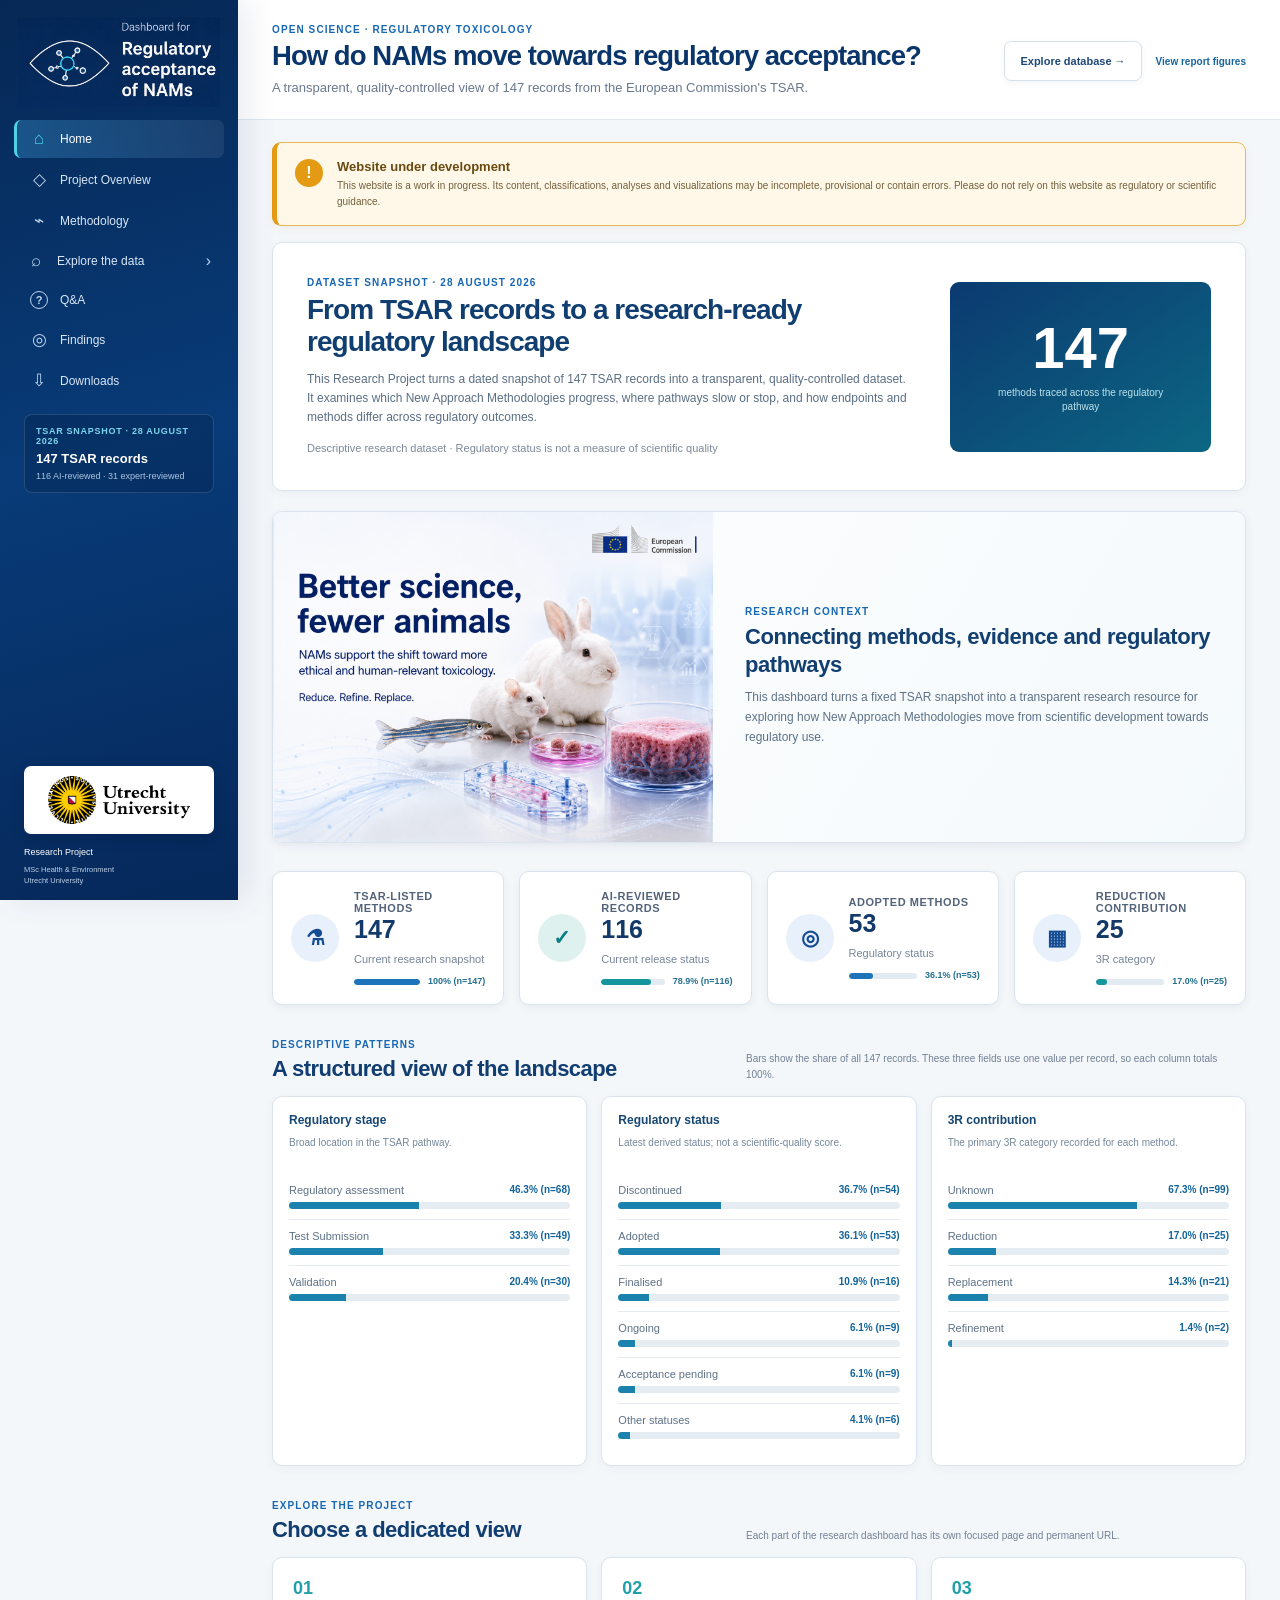
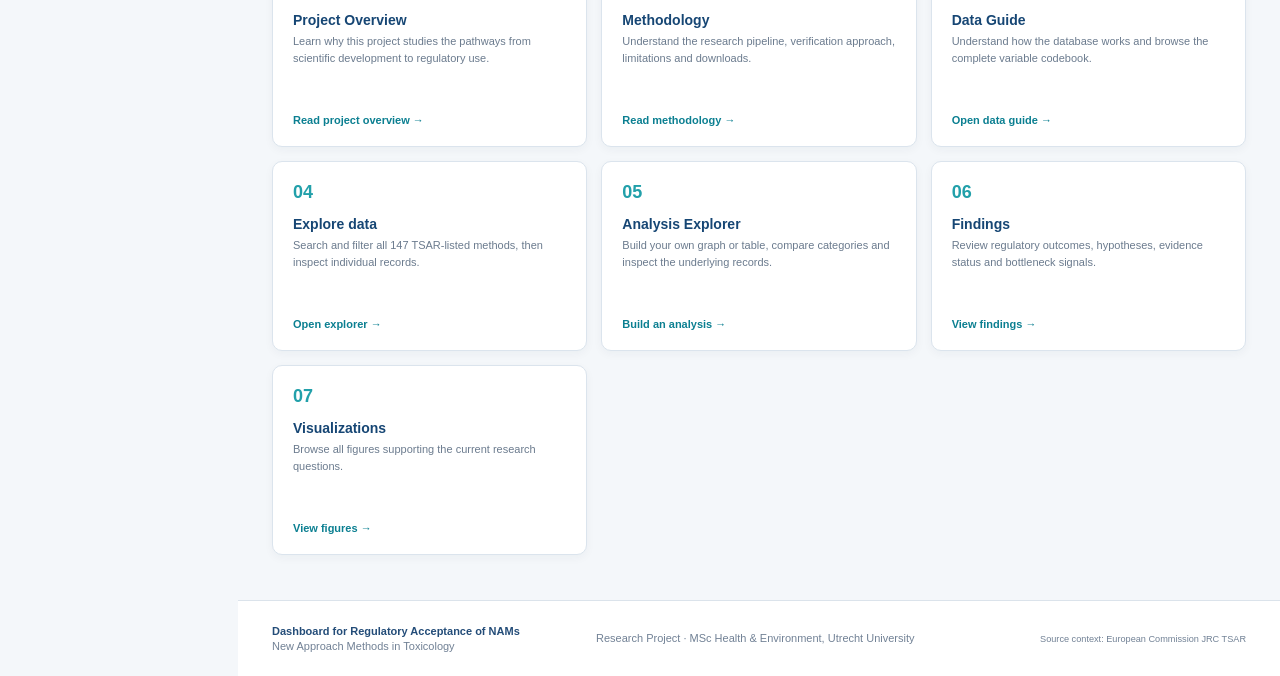
<file: index.html>
<!doctype html>
<html lang="en">
<head>
  <meta charset="UTF-8">
  <meta name="viewport" content="width=device-width, initial-scale=1.0">
  <title>Home | Regulatory Acceptance of NAMs</title>
  <meta name="description" content="A transparent, quality-controlled TSAR snapshot for research on the regulatory acceptance of New Approach Methodologies.">
  <link rel="icon" type="image/png" href="./images/favicon.png">
  <link rel="stylesheet" href="./css/site.css?v=20260828">
  <link rel="stylesheet" href="./css/bootstrap-studio.css">
</head>
<body>
<main class="app-shell container-fluid">
  <aside class="sidebar">
    <a class="brand" href="./home.html" aria-label="Dashboard for Regulatory Acceptance of NAMs — Home"><img class="brand-logo" src="./images/nam-dashboard-logo-compact.png" alt="Dashboard for Regulatory Acceptance of NAMs"></a>
    <nav aria-label="Primary navigation">
      <a class="nav-item active" href="./home.html"><span aria-hidden="true">⌂</span>Home</a>
      <a class="nav-item" href="./project-overview/project-overview.html"><span aria-hidden="true">◇</span>Project Overview</a>
      <a class="nav-item" href="./methodology/methodology.html"><span aria-hidden="true">⌁</span>Methodology</a>
      <div class="nav-group">
        <button class="nav-item nav-group-toggle" type="button" aria-expanded="false" aria-controls="explore-submenu"><span aria-hidden="true">⌕</span><span class="nav-group-label">Explore the data</span><span class="nav-chevron" aria-hidden="true">›</span></button>
        <div class="nav-submenu" id="explore-submenu">
          <a class="nav-subitem" href="./dictionary/data-guide.html">Data Guide</a>
          <a class="nav-subitem" href="./explore/explore-data.html">Explore Data</a>
          <a class="nav-subitem" href="./analysis/analysis-explorer.html">Analysis Explorer</a>
          <a class="nav-subitem" href="./visualizations/visualizations.html">Visualizations</a>
        </div>
      </div>
      <a class="nav-item" href="./Q&A/Q&A.html"><span class="qa-nav-icon" aria-hidden="true">?</span>Q&amp;A</a>
      <a class="nav-item" href="./findings/findings.html"><span aria-hidden="true">◎</span>Findings</a>
      <a class="nav-item" href="./downloads/downloads.html"><span aria-hidden="true">⇩</span>Downloads</a>
    </nav>
    <div class="sidebar-note"><span>TSAR snapshot · 28 August 2026</span><strong>147 TSAR records</strong><small>116 AI-reviewed · 31 expert-reviewed</small></div>
    <div class="sidebar-footer">
      <div class="sidebar-logos" aria-label="Institutional affiliations"><a href="https://www.uu.nl/en" target="_blank" rel="noreferrer" aria-label="Utrecht University"><img class="logo-uu" src="./images/utrecht-university.png" alt="Utrecht University"></a></div>
      <p>Research Project</p><small>MSc Health &amp; Environment<br>Utrecht University</small>
    </div>
  </aside>

  <section class="workspace">
    <header class="topbar">
      <button class="menu-button" aria-label="Toggle navigation" aria-expanded="false">☰</button>
      <div class="title-wrap"><span class="eyebrow">Open science · Regulatory toxicology</span><h1>How do NAMs move towards regulatory acceptance?</h1><p>A transparent, quality-controlled view of 147 records from the European Commission's TSAR.</p></div>
      <div class="header-actions"><a class="share-button" href="./explore/explore-data.html">Explore database →</a><a class="header-text-link" href="./visualizations/visualizations.html">View report figures</a></div>
    </header>

    <div class="content page-content">
      <aside class="development-notice" role="alert" aria-labelledby="development-notice-title"><span aria-hidden="true">!</span><div><strong id="development-notice-title">Website under development</strong><p>This website is a work in progress. Its content, classifications, analyses and visualizations may be incomplete, provisional or contain errors. Please do not rely on this website as regulatory or scientific guidance.</p></div></aside>

      <section class="home-hero panel card">
        <div><span class="eyebrow">Dataset snapshot · 28 August 2026</span><h2>From TSAR records to a research-ready regulatory landscape</h2><p>This Research Project turns a dated snapshot of 147 TSAR records into a transparent, quality-controlled dataset. It examines which New Approach Methodologies progress, where pathways slow or stop, and how endpoints and methods differ across regulatory outcomes.</p><small>Descriptive research dataset · Regulatory status is not a measure of scientific quality</small></div>
        <div class="hero-stat"><strong>147</strong><span>methods traced across the regulatory pathway</span></div>
      </section>

      <figure class="editorial-figure"><img src="./images/home-better-science.png" alt="Illustration of New Approach Methodologies supporting better science with fewer animals"><figcaption><span class="eyebrow">Research context</span><h2>Connecting methods, evidence and regulatory pathways</h2><p>This dashboard turns a fixed TSAR snapshot into a transparent research resource for exploring how New Approach Methodologies move from scientific development towards regulatory use.</p></figcaption></figure>

      <section class="metrics" aria-label="Dataset summary">
        <article class="metric-card"><div class="metric-icon blue">⚗</div><div class="metric-copy"><span>TSAR-listed methods</span><strong>147</strong><small>Current research snapshot</small><div class="metric-inline"><i class="metric-progress" style="--progress:100%"></i><b>100% (n=147)</b></div></div></article>
        <article class="metric-card"><div class="metric-icon teal">✓</div><div class="metric-copy"><span>AI-reviewed records</span><strong>116</strong><small>Current release status</small><div class="metric-inline"><i class="metric-progress teal" style="--progress:78.9%"></i><b>78.9% (n=116)</b></div></div></article>
        <article class="metric-card"><div class="metric-icon blue">◎</div><div class="metric-copy"><span>Adopted methods</span><strong>53</strong><small>Regulatory status</small><div class="metric-inline"><i class="metric-progress" style="--progress:36.1%"></i><b>36.1% (n=53)</b></div></div></article>
        <article class="metric-card"><div class="metric-icon blue">▦</div><div class="metric-copy"><span>Reduction contribution</span><strong>25</strong><small>3R category</small><div class="metric-inline"><i class="metric-progress teal" style="--progress:17%"></i><b>17.0% (n=25)</b></div></div></article>
      </section>

      <section class="section-block">
        <div class="block-header"><div><span class="eyebrow">Descriptive patterns</span><h2>A structured view of the landscape</h2></div><p>Bars show the share of all 147 records. These three fields use one value per record, so each column totals 100%.</p></div>
        <div class="summary-columns">
          <article class="panel card mini-ranking insight-ranking"><h3>Regulatory stage</h3><p class="ranking-note">Broad location in the TSAR pathway.</p><div><span>Regulatory assessment</span><strong>46.3% (n=68)</strong><i style="--progress:46.3%"></i></div><div><span>Test Submission</span><strong>33.3% (n=49)</strong><i style="--progress:33.3%"></i></div><div><span>Validation</span><strong>20.4% (n=30)</strong><i style="--progress:20.4%"></i></div></article>
          <article class="panel card mini-ranking insight-ranking"><h3>Regulatory status</h3><p class="ranking-note">Latest derived status; not a scientific-quality score.</p><div><span>Discontinued</span><strong>36.7% (n=54)</strong><i style="--progress:36.7%"></i></div><div><span>Adopted</span><strong>36.1% (n=53)</strong><i style="--progress:36.1%"></i></div><div><span>Finalised</span><strong>10.9% (n=16)</strong><i style="--progress:10.9%"></i></div><div><span>Ongoing</span><strong>6.1% (n=9)</strong><i style="--progress:6.1%"></i></div><div><span>Acceptance pending</span><strong>6.1% (n=9)</strong><i style="--progress:6.1%"></i></div><div><span>Other statuses</span><strong>4.1% (n=6)</strong><i style="--progress:4.1%"></i></div></article>
          <article class="panel card mini-ranking insight-ranking"><h3>3R contribution</h3><p class="ranking-note">The primary 3R category recorded for each method.</p><div><span>Unknown</span><strong>67.3% (n=99)</strong><i style="--progress:67.3%"></i></div><div><span>Reduction</span><strong>17.0% (n=25)</strong><i style="--progress:17%"></i></div><div><span>Replacement</span><strong>14.3% (n=21)</strong><i style="--progress:14.3%"></i></div><div><span>Refinement</span><strong>1.4% (n=2)</strong><i style="--progress:1.4%"></i></div></article>
        </div>
      </section>

      <section class="section-block">
        <div class="block-header"><div><span class="eyebrow">Explore the project</span><h2>Choose a dedicated view</h2></div><p>Each part of the research dashboard has its own focused page and permanent URL.</p></div>
        <div class="route-grid">
          <article class="panel card route-card"><span>01</span><h3>Project Overview</h3><p>Learn why this project studies the pathways from scientific development to regulatory use.</p><a href="./project-overview/project-overview.html">Read project overview →</a></article>
          <article class="panel card route-card"><span>02</span><h3>Methodology</h3><p>Understand the research pipeline, verification approach, limitations and downloads.</p><a href="./methodology/methodology.html">Read methodology →</a></article>
          <article class="panel card route-card"><span>03</span><h3>Data Guide</h3><p>Understand how the database works and browse the complete variable codebook.</p><a href="./dictionary/data-guide.html">Open data guide →</a></article>
          <article class="panel card route-card"><span>04</span><h3>Explore data</h3><p>Search and filter all 147 TSAR-listed methods, then inspect individual records.</p><a href="./explore/explore-data.html">Open explorer →</a></article>
          <article class="panel card route-card"><span>05</span><h3>Analysis Explorer</h3><p>Build your own graph or table, compare categories and inspect the underlying records.</p><a href="./analysis/analysis-explorer.html">Build an analysis →</a></article>
          <article class="panel card route-card"><span>06</span><h3>Findings</h3><p>Review regulatory outcomes, hypotheses, evidence status and bottleneck signals.</p><a href="./findings/findings.html">View findings →</a></article>
          <article class="panel card route-card"><span>07</span><h3>Visualizations</h3><p>Browse all figures supporting the current research questions.</p><a href="./visualizations/visualizations.html">View figures →</a></article>
        </div>
      </section>
    </div>
    <footer class="site-footer"><div><strong>Dashboard for Regulatory Acceptance of NAMs</strong><span>New Approach Methods in Toxicology</span></div><p>Research Project · MSc Health &amp; Environment, Utrecht University</p><small>Source context: European Commission JRC TSAR</small></footer>
  </section>
</main>
<script src="./js/base.js"></script>
</body>
</html>
</file>
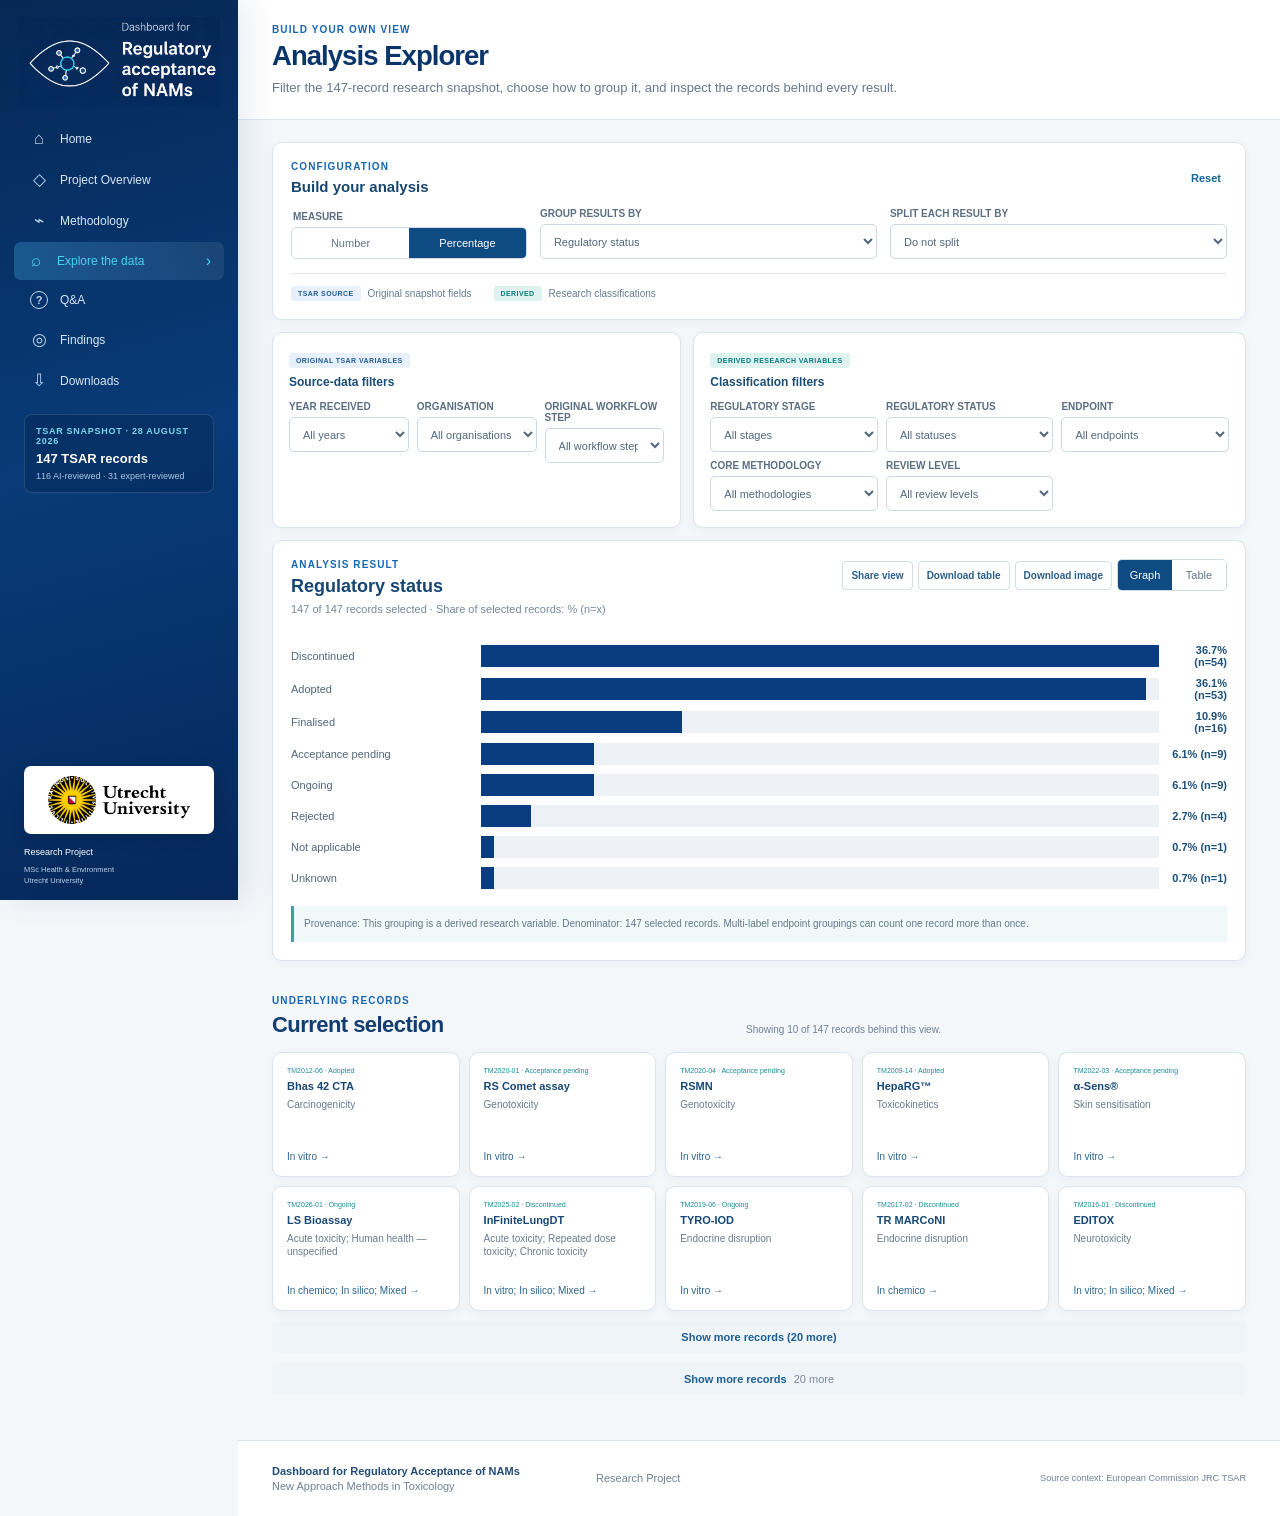
<file: analysis-explorer.html>
<!doctype html>
<html lang="en">
<head>
  <meta charset="UTF-8">
  <meta name="viewport" content="width=device-width, initial-scale=1.0">
  <!-- TemplateBeginEditable name="page-title" -->
  <title>Analysis Explorer | Regulatory Acceptance of NAMs</title>
  <!-- TemplateEndEditable -->
  <!-- TemplateBeginEditable name="page-description" -->
  <meta name="description" content="Explore descriptive analyses of the TSAR research snapshot.">
  <!-- TemplateEndEditable -->
  <link rel="icon" type="image/png" href="../images/favicon.png">
  <link rel="stylesheet" href="../css/site.css">
  <link rel="stylesheet" href="../css/bootstrap-studio.css">
</head>
<body>
<!-- TemplateBeginEditable name="page-content" -->
<main class="app-shell container-fluid">
<aside class="sidebar "><a class="brand" href="../home.html" aria-label="Dashboard for Regulatory Acceptance of NAMs — Home"><img class="brand-logo" src="../images/nam-dashboard-logo-compact.png" alt="Dashboard for Regulatory Acceptance of NAMs"/></a>
<nav aria-label="Primary navigation"><a class="nav-item" href="../home.html"><span aria-hidden="true">⌂</span>Home</a><a class="nav-item" href="../project-overview/project-overview.html"><span aria-hidden="true">◇</span>Project Overview</a><a class="nav-item" href="../methodology/methodology.html"><span aria-hidden="true">⌁</span>Methodology</a><div class="nav-group"><button class="nav-item nav-group-toggle active" type="button" aria-expanded="false" aria-controls="explore-submenu"><span aria-hidden="true">⌕</span><span class="nav-group-label">Explore the data</span><span class="nav-chevron" aria-hidden="true">›</span></button><div class="nav-submenu" id="explore-submenu"><a class="nav-subitem" href="../dictionary/data-guide.html">Data Guide</a><a class="nav-subitem" href="../explore/explore-data.html">Explore Data</a><a class="nav-subitem active" href="../analysis/analysis-explorer.html">Analysis Explorer</a><a class="nav-subitem" href="../visualizations/visualizations.html">Visualizations</a></div></div><a class="nav-item" href="../Q&A/Q&A.html"><span class="qa-nav-icon" aria-hidden="true">?</span>Q&amp;A</a><a class="nav-item" href="../findings/findings.html"><span aria-hidden="true">◎</span>Findings</a><a class="nav-item" href="../downloads/downloads.html"><span aria-hidden="true">⇩</span>Downloads</a></nav>
<div class="sidebar-note"><span>TSAR snapshot · 28 August 2026</span><strong>147 TSAR records</strong><small>116 AI-reviewed · 31 expert-reviewed</small></div>
<div class="sidebar-footer">
<div class="sidebar-logos" aria-label="Institutional affiliations"><a href="https://www.uu.nl/en" target="_blank" rel="noreferrer" aria-label="Utrecht University"><img class="logo-uu" src="../images/utrecht-university.png" alt="Utrecht University"/></a></div>
<p>Research Project</p><small>MSc Health &amp; Environment<br/>Utrecht University</small></div>
</aside>
<section class="workspace">
<header class="topbar"><button class="menu-button" aria-label="Toggle navigation" aria-expanded="false">☰</button>
<div class="title-wrap"><span class="eyebrow">Build your own view</span><h1>Analysis Explorer</h1><p>Filter the 147-record research snapshot, choose how to group it, and inspect the records behind every result.</p></div>
</header>
<div class="content page-content">
<section class="analysis-config panel card">
<div class="config-heading">
<div><span class="eyebrow">Configuration</span><h2>Build your analysis</h2></div>
<button class="btn btn-sm">Reset</button></div>
<div class="config-grid">
<fieldset><legend>Measure</legend>
<div class="segment-control"><button>Number</button><button class="selected">Percentage</button></div>
</fieldset>
<label><span>Group results by</span><select class="form-select" data-analysis-filter="group"><option value="workflowStep">Original workflow step</option><option value="yearReceived">Year received</option><option value="organisation">Organisation</option><option value="status" selected="">Regulatory status</option><option value="stage">Regulatory stage</option><option value="code">NEW_STEP_STAGE</option><option value="endpoint">Endpoint category</option><option value="methodology">Core methodology</option><option value="applicationDomain">Application domain</option><option value="review">Methodology review level</option></select></label><label><span>Split each result by</span><select class="form-select" data-analysis-filter="split"><option value="none" selected="">Do not split</option><option value="workflowStep">Original workflow step</option><option value="yearReceived">Year received</option><option value="organisation">Organisation</option><option value="stage">Regulatory stage</option><option value="code">NEW_STEP_STAGE</option><option value="endpoint">Endpoint category</option><option value="methodology">Core methodology</option><option value="applicationDomain">Application domain</option><option value="review">Methodology review level</option></select></label></div>
<div class="provenance-legend"><span><i class="source-chip">TSAR source</i> Original snapshot fields</span><span><i class="derived-chip">Derived</i> Research classifications</span></div>
</section>
<section class="analysis-filters">
<div class="panel card card"><span class="source-chip">Original TSAR variables</span><h3>Source-data filters</h3>
<div class="analysis-filter-grid"><label><span>Year received</span><select class="form-select" data-analysis-filter="yearReceived"><option selected="">All years</option><option>2026</option><option>2025</option><option>2024</option><option>2022</option><option>2021</option><option>2020</option><option>2019</option><option>2018</option><option>2017</option><option>2016</option><option>2015</option><option>2014</option><option>2013</option><option>2012</option><option>2011</option><option>2010</option><option>2009</option><option>2008</option><option>2007</option><option>2006</option><option>2005</option><option>2004</option><option>2003</option><option>2002</option><option>2001</option><option>2000</option><option>1999</option><option>1998</option><option>1997</option><option>1995</option><option>1994</option></select></label><label><span>Organisation</span><select class="form-select" data-analysis-filter="organisation"><option selected="">All organisations</option><option>BraCVAM - Brazil</option><option>EURL ECVAM - European Union</option><option>ICCVAM/NICEATM - United States</option><option>JaCVAM - Japan</option><option>KoCVAM - Republic of Korea</option><option>OECD - International Organisation</option></select></label><label><span>Original workflow step</span><select class="form-select" data-analysis-filter="workflowStep"><option selected="">All workflow steps</option><option>99</option><option>Peer-review</option><option>Recommendation</option><option>Regulatory acceptance/Standards</option><option>Submission</option><option>Validation</option><option>Validation, Peer-review</option></select></label></div>
</div>
<div class="panel card card derived"><span class="derived-chip">Derived research variables</span><h3>Classification filters</h3>
<div class="analysis-filter-grid"><label><span>Regulatory stage</span><select class="form-select" data-analysis-filter="stepStage"><option selected="">All stages</option><option>Regulatory assessment</option><option>Test Submission</option><option>Unknown</option><option>Validation</option></select></label><label><span>Regulatory status</span><select class="form-select" data-analysis-filter="topic"><option selected="">All statuses</option><option>Acceptance pending</option><option>Adopted</option><option>Discontinued</option><option>Finalised</option><option>Not applicable</option><option>Ongoing</option><option>Rejected</option><option>Unknown</option></select></label><label><span>Endpoint</span><select class="form-select" data-analysis-filter="workflowStage"><option selected="">All endpoints</option><option>Acute toxicity/basal cytotoxicity</option><option>Bioaccessibility/bioelution</option><option>Carcinogenicity</option><option>Cardiotoxicity</option><option>Developmental/reproductive toxicity</option><option>Endocrine disruption</option><option>Environmental toxicity</option><option>Eye irritation/serious eye damage</option><option>Genotoxicity/mutagenicity</option><option>Neurotoxicity</option><option>Other / unclear</option><option>Phototoxicity/photoreactivity</option><option>Pyrogenicity</option><option>Repeated dose/chronic toxicity</option><option>Skin irritation/corrosion</option><option>Skin sensitisation</option><option>Toxicokinetics/ADME/permeability</option><option>Vaccine quality control/contamination</option></select></label><label><span>Core methodology</span><select class="form-select" data-analysis-filter="stage"><option selected="">All methodologies</option><option>Ex vivo</option><option>In chemico</option><option>In silico</option><option>In vitro</option><option>In vivo</option><option>Mixed</option><option>Other</option></select></label><label><span>Review level</span><select class="form-select" data-analysis-filter="status"><option selected="">All review levels</option><option>AI-reviewed</option><option>Reviewed</option></select></label></div>
</div>
</section>
<section class="analysis-result panel card">
<header>
<div><span class="eyebrow">Analysis result</span><h2>Regulatory status</h2><p>147 of 147 records selected · Share of selected records: % (n=x)</p></div>
<div class="analysis-actions"><button class="btn btn-sm">Share view</button><button class="btn btn-sm">Download table</button><button class="btn btn-sm">Download image</button>
<div class="segment-control"><button class="selected">Graph</button><button class="">Table</button></div>
</div>
</header>
<div class="analysis-chart" data-analysis-chart>
<div class="analysis-row"><span>Discontinued</span>
<div class="stack-track"><i title="Records: 54" style="width:100%;background:#0a3d80"></i></div>
<strong>36.7% (n=54)</strong></div>
<div class="analysis-row"><span>Adopted</span>
<div class="stack-track"><i title="Records: 53" style="width:98.1%;background:#0a3d80"></i></div>
<strong>36.1% (n=53)</strong></div>
<div class="analysis-row"><span>Finalised</span>
<div class="stack-track"><i title="Records: 16" style="width:29.6%;background:#0a3d80"></i></div>
<strong>10.9% (n=16)</strong></div>
<div class="analysis-row"><span>Acceptance pending</span>
<div class="stack-track"><i title="Records: 9" style="width:16.7%;background:#0a3d80"></i></div>
<strong>6.1% (n=9)</strong></div>
<div class="analysis-row"><span>Ongoing</span>
<div class="stack-track"><i title="Records: 9" style="width:16.7%;background:#0a3d80"></i></div>
<strong>6.1% (n=9)</strong></div>
<div class="analysis-row"><span>Rejected</span>
<div class="stack-track"><i title="Records: 4" style="width:7.4%;background:#0a3d80"></i></div>
<strong>2.7% (n=4)</strong></div>
<div class="analysis-row"><span>Not applicable</span>
<div class="stack-track"><i title="Records: 1" style="width:1.9%;background:#0a3d80"></i></div>
<strong>0.7% (n=1)</strong></div>
<div class="analysis-row"><span>Unknown</span>
<div class="stack-track"><i title="Records: 1" style="width:1.9%;background:#0a3d80"></i></div>
<strong>0.7% (n=1)</strong></div>
</div>
<p class="provenance-note">Provenance: This grouping is a derived research variable. Denominator: 147 selected records. Multi-label endpoint groupings can count one record more than once.</p></section>
<section class="section-block">
<div class="block-header">
<div><span class="eyebrow">Underlying records</span><h2>Current selection</h2></div>
<p>Showing 10 of 147 records behind this view.</p></div>
<div class="underlying-grid" data-analysis-records><button class="panel card card"><span>TM2026-01 · Ongoing</span><strong>LS Bioassay</strong><small>Acute toxicity/basal cytotoxicity</small><i>Ex vivo →</i></button><button class="panel card card"><span>TM2025-02 · Ongoing</span><strong>InFiniteLungDT</strong><small>Repeated dose/chronic toxicity</small><i>In silico →</i></button><button class="panel card card"><span>TM2019-06 · Ongoing</span><strong>TYRO-IOD</strong><small>Endocrine disruption</small><i>In vitro →</i></button><button class="panel card card"><span>TM2017-02 · Discontinued</span><strong>TR MARCoNI</strong><small>Endocrine disruption</small><i>In vitro →</i></button><button class="panel card card"><span>TM2016-01 · Discontinued</span><strong>EDITOX</strong><small>Neurotoxicity</small><i>In vitro →</i></button><button class="panel card card"><span>TM2016-03 · Discontinued</span><strong>ToxTracker</strong><small>Genotoxicity/mutagenicity</small><i>In vitro →</i></button><button class="panel card card"><span>TM2019-18 · Discontinued</span><strong>PMOD-hNPC</strong><small>Endocrine disruption</small><i>In vitro →</i></button><button class="panel card card"><span>TM2019-16 · Finalised</span><strong>ZETA</strong><small>Endocrine disruption</small><i>In vivo →</i></button><button class="panel card card"><span>TM2019-03 · Finalised</span><strong>TSH-CHOK1</strong><small>Endocrine disruption</small><i>In vitro →</i></button><button class="panel card card"><span>TM2019-10 · Finalised</span><strong>DIO1-SKR</strong><small>Endocrine disruption</small><i>In chemico →</i></button></div>
<button class="show-more">Show more records <span>20 more</span></button></section>
</div>
<footer class="site-footer">
<div><strong>Dashboard for Regulatory Acceptance of NAMs</strong><span>New Approach Methods in Toxicology</span></div>
<p>Research Project</p><small>Source context: European Commission JRC TSAR</small></footer>
</section>
</main>
<!-- TemplateEndEditable -->
<script src="../js/base.js"></script>
<script src="../js/data.js"></script>
<script src="../js/analysis.js?v=20260828-record-cards"></script>
</body>
</html>
</file>
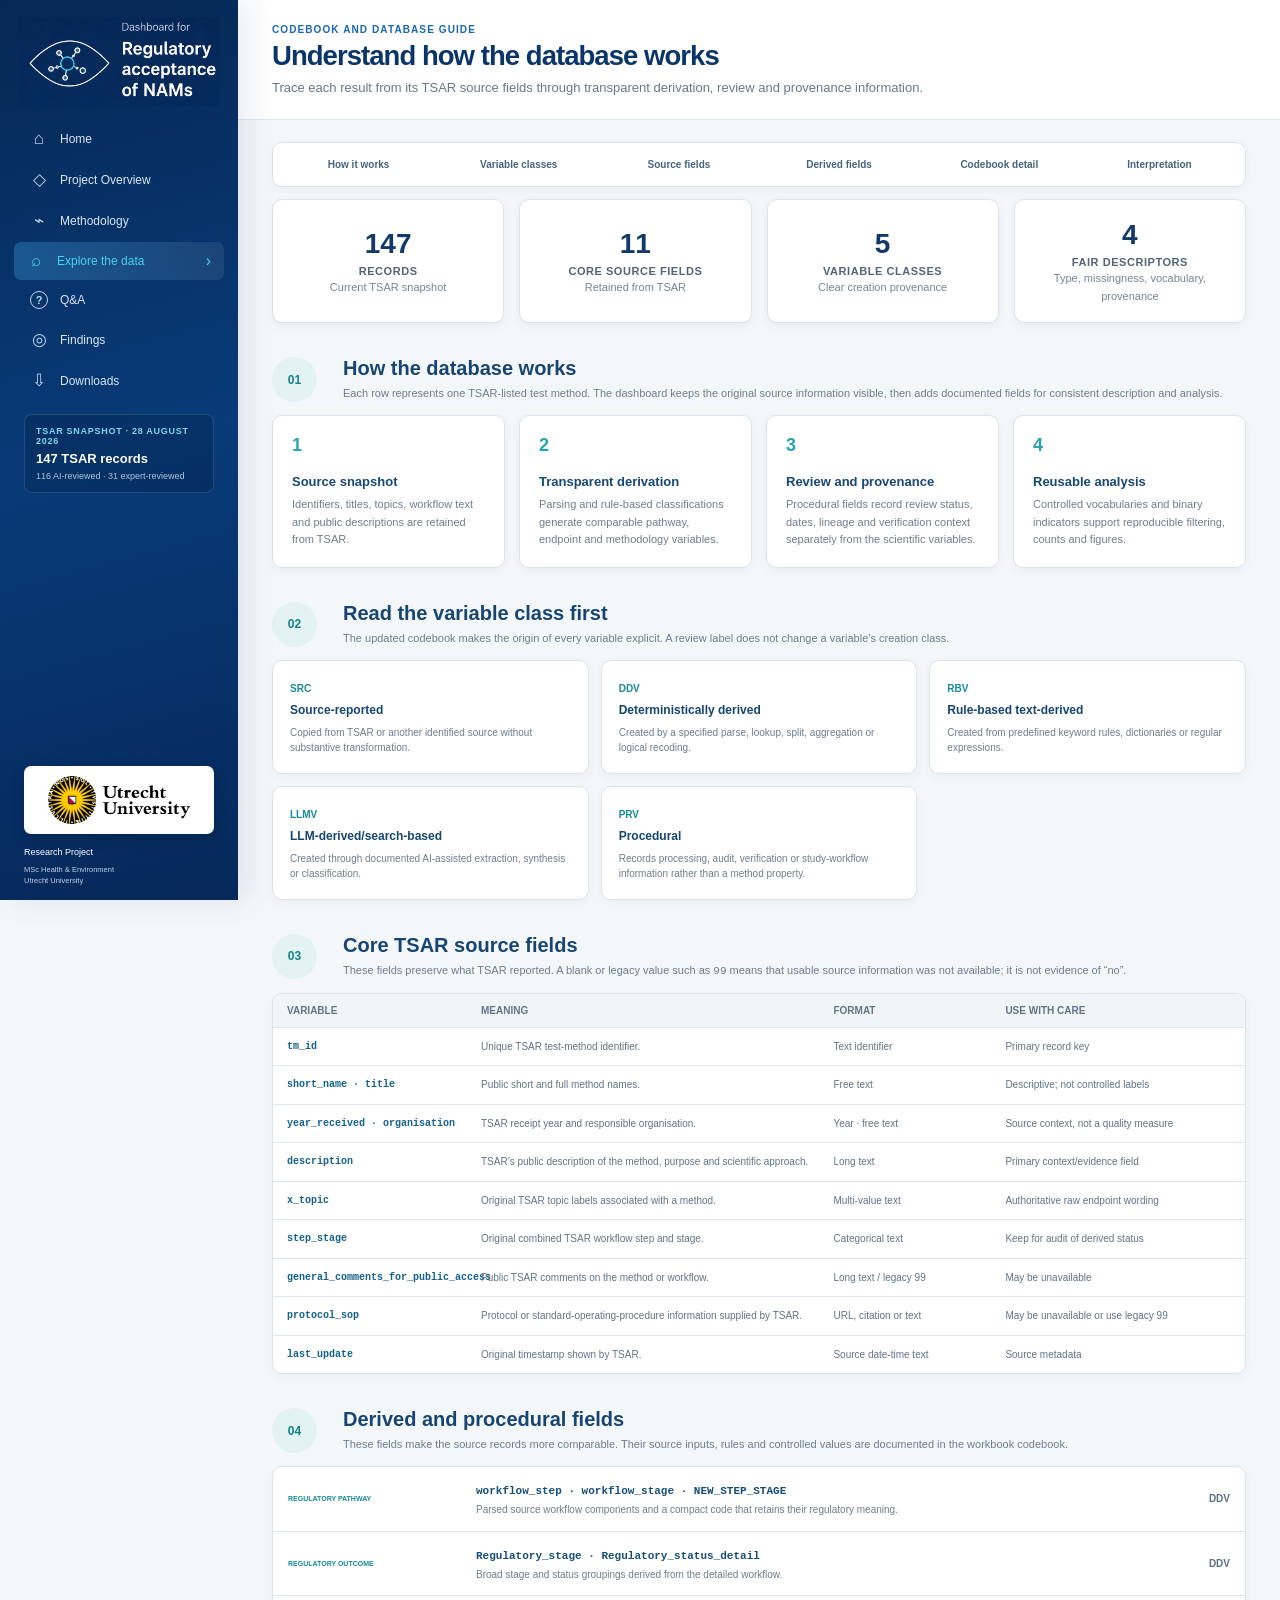
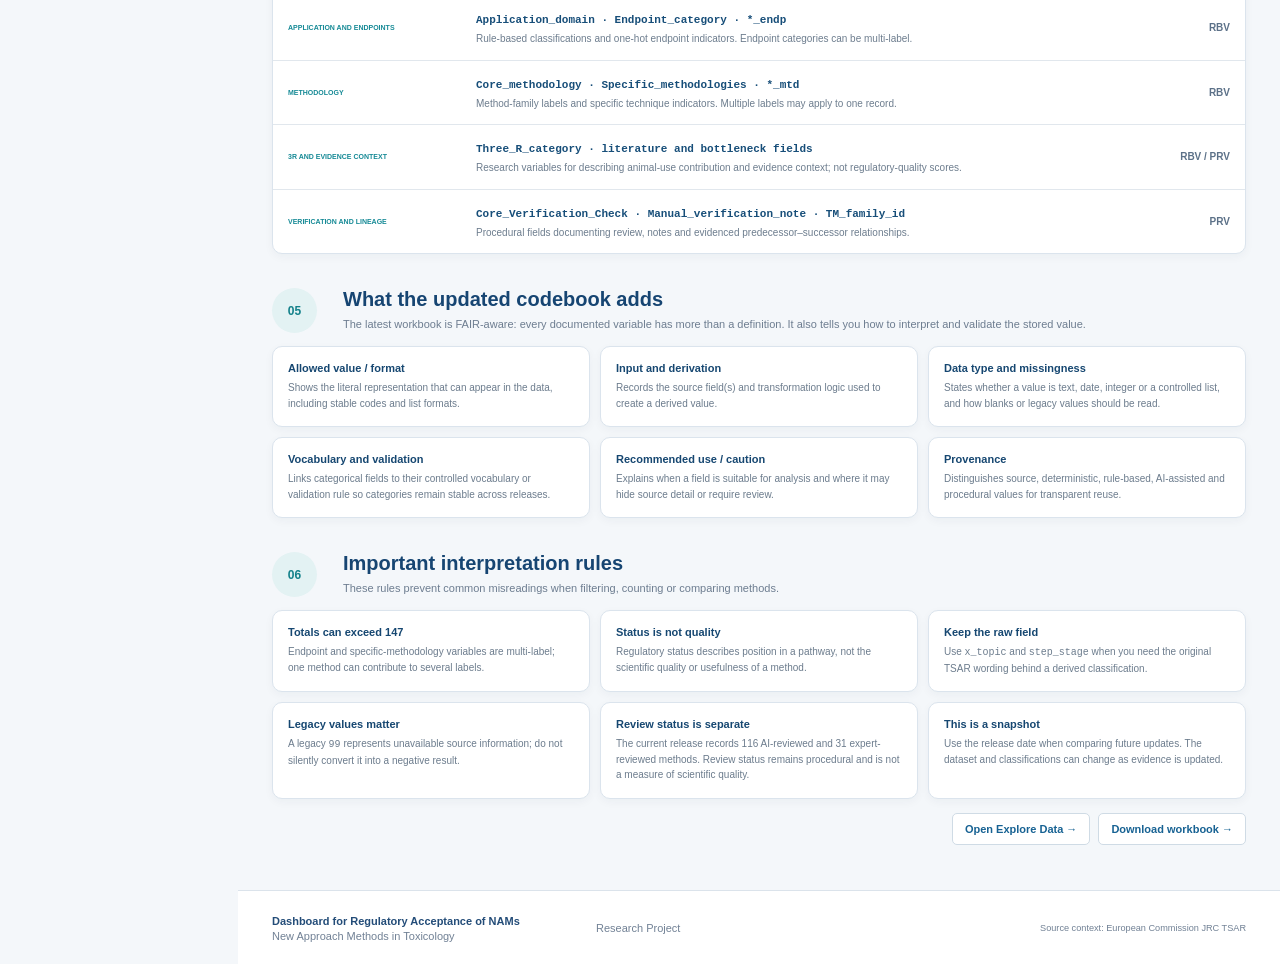
<file: data-guide.html>
<!doctype html>
<html lang="en">
<head>
  <meta charset="UTF-8">
  <meta name="viewport" content="width=device-width, initial-scale=1.0">
  <title>Data Guide | Regulatory Acceptance of NAMs</title>
  <meta name="description" content="Guide to the TSAR source fields, research variables, FAIR-aware codebook and interpretation rules used in this dashboard.">
  <link rel="icon" type="image/png" href="../images/favicon.png">
  <link rel="stylesheet" href="../css/site.css">
  <link rel="stylesheet" href="../css/bootstrap-studio.css">
</head>
<body>
<main class="app-shell container-fluid">
<aside class="sidebar"><a class="brand" href="../home.html" aria-label="Dashboard for Regulatory Acceptance of NAMs — Home"><img class="brand-logo" src="../images/nam-dashboard-logo-compact.png" alt="Dashboard for Regulatory Acceptance of NAMs"></a>
<nav aria-label="Primary navigation"><a class="nav-item" href="../home.html"><span aria-hidden="true">⌂</span>Home</a><a class="nav-item" href="../project-overview/project-overview.html"><span aria-hidden="true">◇</span>Project Overview</a><a class="nav-item" href="../methodology/methodology.html"><span aria-hidden="true">⌁</span>Methodology</a><div class="nav-group"><button class="nav-item nav-group-toggle active" type="button" aria-expanded="false" aria-controls="explore-submenu"><span aria-hidden="true">⌕</span><span class="nav-group-label">Explore the data</span><span class="nav-chevron" aria-hidden="true">›</span></button><div class="nav-submenu" id="explore-submenu"><a class="nav-subitem active" href="../dictionary/data-guide.html">Data Guide</a><a class="nav-subitem" href="../explore/explore-data.html">Explore Data</a><a class="nav-subitem" href="../analysis/analysis-explorer.html">Analysis Explorer</a><a class="nav-subitem" href="../visualizations/visualizations.html">Visualizations</a></div></div><a class="nav-item" href="../Q&A/Q&A.html"><span class="qa-nav-icon" aria-hidden="true">?</span>Q&amp;A</a><a class="nav-item" href="../findings/findings.html"><span aria-hidden="true">◎</span>Findings</a><a class="nav-item" href="../downloads/downloads.html"><span aria-hidden="true">⇩</span>Downloads</a></nav>
<div class="sidebar-note"><span>TSAR snapshot · 28 August 2026</span><strong>147 TSAR records</strong><small>116 AI-reviewed · 31 expert-reviewed</small></div>
<div class="sidebar-footer"><div class="sidebar-logos" aria-label="Institutional affiliations"><a href="https://www.uu.nl/en" target="_blank" rel="noreferrer" aria-label="Utrecht University"><img class="logo-uu" src="../images/utrecht-university.png" alt="Utrecht University"></a></div><p>Research Project</p><small>MSc Health &amp; Environment<br>Utrecht University</small></div>
</aside>
<section class="workspace">
<header class="topbar"><button class="menu-button" aria-label="Toggle navigation" aria-expanded="false">☰</button><div class="title-wrap"><span class="eyebrow">Codebook and database guide</span><h1>Understand how the database works</h1><p>Trace each result from its TSAR source fields through transparent derivation, review and provenance information.</p></div></header>
<div class="content page-content">
<nav class="guide-nav panel card" aria-label="Data guide sections"><a href="#how">How it works</a><a href="#classes">Variable classes</a><a href="#source">Source fields</a><a href="#derived">Derived fields</a><a href="#fair">Codebook detail</a><a href="#rules">Interpretation</a></nav>
<section class="guide-metrics metrics" aria-label="Codebook summary"><article class="metric-card"><div><strong>147</strong><span>Records</span><small>Current TSAR snapshot</small></div></article><article class="metric-card"><div><strong>11</strong><span>Core source fields</span><small>Retained from TSAR</small></div></article><article class="metric-card"><div><strong>5</strong><span>Variable classes</span><small>Clear creation provenance</small></div></article><article class="metric-card"><div><strong>4</strong><span>FAIR descriptors</span><small>Type, missingness, vocabulary, provenance</small></div></article></section>

<section class="guide-header section-block" id="how"><span>01</span><div><h2>How the database works</h2><p>Each row represents one TSAR-listed test method. The dashboard keeps the original source information visible, then adds documented fields for consistent description and analysis.</p></div></section>
<div class="workflow-grid compact-workflow"><article class="panel card card"><span>1</span><h3>Source snapshot</h3><p>Identifiers, titles, topics, workflow text and public descriptions are retained from TSAR.</p></article><article class="panel card card"><span>2</span><h3>Transparent derivation</h3><p>Parsing and rule-based classifications generate comparable pathway, endpoint and methodology variables.</p></article><article class="panel card card"><span>3</span><h3>Review and provenance</h3><p>Procedural fields record review status, dates, lineage and verification context separately from the scientific variables.</p></article><article class="panel card card"><span>4</span><h3>Reusable analysis</h3><p>Controlled vocabularies and binary indicators support reproducible filtering, counts and figures.</p></article></div>

<section class="guide-header section-block" id="classes"><span>02</span><div><h2>Read the variable class first</h2><p>The updated codebook makes the origin of every variable explicit. A review label does not change a variable’s creation class.</p></div></section>
<div class="classification-grid codebook-classes"><article class="panel card card"><span>SRC</span><h3>Source-reported</h3><p>Copied from TSAR or another identified source without substantive transformation.</p></article><article class="panel card card"><span>DDV</span><h3>Deterministically derived</h3><p>Created by a specified parse, lookup, split, aggregation or logical recoding.</p></article><article class="panel card card"><span>RBV</span><h3>Rule-based text-derived</h3><p>Created from predefined keyword rules, dictionaries or regular expressions.</p></article><article class="panel card card"><span>LLMV</span><h3>LLM-derived/search-based</h3><p>Created through documented AI-assisted extraction, synthesis or classification.</p></article><article class="panel card card"><span>PRV</span><h3>Procedural</h3><p>Records processing, audit, verification or study-workflow information rather than a method property.</p></article></div>

<section class="guide-header section-block" id="source"><span>03</span><div><h2>Core TSAR source fields</h2><p>These fields preserve what TSAR reported. A blank or legacy value such as <code>99</code> means that usable source information was not available; it is not evidence of “no”.</p></div></section>
<div class="panel card card data-guide-table"><div class="data-guide-row head"><strong>Variable</strong><strong>Meaning</strong><strong>Format</strong><strong>Use with care</strong></div><div class="data-guide-row"><code>tm_id</code><p>Unique TSAR test-method identifier.</p><span>Text identifier</span><span>Primary record key</span></div><div class="data-guide-row"><code>short_name · title</code><p>Public short and full method names.</p><span>Free text</span><span>Descriptive; not controlled labels</span></div><div class="data-guide-row"><code>year_received · organisation</code><p>TSAR receipt year and responsible organisation.</p><span>Year · free text</span><span>Source context, not a quality measure</span></div><div class="data-guide-row"><code>description</code><p>TSAR’s public description of the method, purpose and scientific approach.</p><span>Long text</span><span>Primary context/evidence field</span></div><div class="data-guide-row"><code>x_topic</code><p>Original TSAR topic labels associated with a method.</p><span>Multi-value text</span><span>Authoritative raw endpoint wording</span></div><div class="data-guide-row"><code>step_stage</code><p>Original combined TSAR workflow step and stage.</p><span>Categorical text</span><span>Keep for audit of derived status</span></div><div class="data-guide-row"><code>general_comments_for_public_access</code><p>Public TSAR comments on the method or workflow.</p><span>Long text / legacy 99</span><span>May be unavailable</span></div><div class="data-guide-row"><code>protocol_sop</code><p>Protocol or standard-operating-procedure information supplied by TSAR.</p><span>URL, citation or text</span><span>May be unavailable or use legacy 99</span></div><div class="data-guide-row"><code>last_update</code><p>Original timestamp shown by TSAR.</p><span>Source date-time text</span><span>Source metadata</span></div></div>

<section class="guide-header section-block" id="derived"><span>04</span><div><h2>Derived and procedural fields</h2><p>These fields make the source records more comparable. Their source inputs, rules and controlled values are documented in the workbook codebook.</p></div></section>
<div class="codebook-list panel card card"><article><span>Regulatory pathway</span><div><code>workflow_step · workflow_stage · NEW_STEP_STAGE</code><p>Parsed source workflow components and a compact code that retains their regulatory meaning.</p></div><strong>DDV</strong></article><article><span>Regulatory outcome</span><div><code>Regulatory_stage · Regulatory_status_detail</code><p>Broad stage and status groupings derived from the detailed workflow.</p></div><strong>DDV</strong></article><article><span>Application and endpoints</span><div><code>Application_domain · Endpoint_category · *_endp</code><p>Rule-based classifications and one-hot endpoint indicators. Endpoint categories can be multi-label.</p></div><strong>RBV</strong></article><article><span>Methodology</span><div><code>Core_methodology · Specific_methodologies · *_mtd</code><p>Method-family labels and specific technique indicators. Multiple labels may apply to one record.</p></div><strong>RBV</strong></article><article><span>3R and evidence context</span><div><code>Three_R_category · literature and bottleneck fields</code><p>Research variables for describing animal-use contribution and evidence context; not regulatory-quality scores.</p></div><strong>RBV / PRV</strong></article><article><span>Verification and lineage</span><div><code>Core_Verification_Check · Manual_verification_note · TM_family_id</code><p>Procedural fields documenting review, notes and evidenced predecessor–successor relationships.</p></div><strong>PRV</strong></article></div>

<section class="guide-header section-block" id="fair"><span>05</span><div><h2>What the updated codebook adds</h2><p>The latest workbook is FAIR-aware: every documented variable has more than a definition. It also tells you how to interpret and validate the stored value.</p></div></section>
<div class="rule-grid codebook-detail"><article class="panel card card"><h3>Allowed value / format</h3><p>Shows the literal representation that can appear in the data, including stable codes and list formats.</p></article><article class="panel card card"><h3>Input and derivation</h3><p>Records the source field(s) and transformation logic used to create a derived value.</p></article><article class="panel card card"><h3>Data type and missingness</h3><p>States whether a value is text, date, integer or a controlled list, and how blanks or legacy values should be read.</p></article><article class="panel card card"><h3>Vocabulary and validation</h3><p>Links categorical fields to their controlled vocabulary or validation rule so categories remain stable across releases.</p></article><article class="panel card card"><h3>Recommended use / caution</h3><p>Explains when a field is suitable for analysis and where it may hide source detail or require review.</p></article><article class="panel card card"><h3>Provenance</h3><p>Distinguishes source, deterministic, rule-based, AI-assisted and procedural values for transparent reuse.</p></article></div>

<section class="guide-header section-block" id="rules"><span>06</span><div><h2>Important interpretation rules</h2><p>These rules prevent common misreadings when filtering, counting or comparing methods.</p></div></section>
<div class="rule-grid"><article class="panel card card"><h3>Totals can exceed 147</h3><p>Endpoint and specific-methodology variables are multi-label; one method can contribute to several labels.</p></article><article class="panel card card"><h3>Status is not quality</h3><p>Regulatory status describes position in a pathway, not the scientific quality or usefulness of a method.</p></article><article class="panel card card"><h3>Keep the raw field</h3><p>Use <code>x_topic</code> and <code>step_stage</code> when you need the original TSAR wording behind a derived classification.</p></article><article class="panel card card"><h3>Legacy values matter</h3><p>A legacy <code>99</code> represents unavailable source information; do not silently convert it into a negative result.</p></article><article class="panel card card"><h3>Review status is separate</h3><p>The current release records 116 AI-reviewed and 31 expert-reviewed methods. Review status remains procedural and is not a measure of scientific quality.</p></article><article class="panel card card"><h3>This is a snapshot</h3><p>Use the release date when comparing future updates. The dataset and classifications can change as evidence is updated.</p></article></div>
<div class="route-cta"><a href="../explore/explore-data.html">Open Explore Data →</a><a href="../downloads/downloads.html">Download workbook →</a></div>
</div>
<footer class="site-footer"><div><strong>Dashboard for Regulatory Acceptance of NAMs</strong><span>New Approach Methods in Toxicology</span></div><p>Research Project</p><small>Source context: European Commission JRC TSAR</small></footer>
</section>
</main>
<script src="../js/base.js"></script>
</body>
</html>
</file>
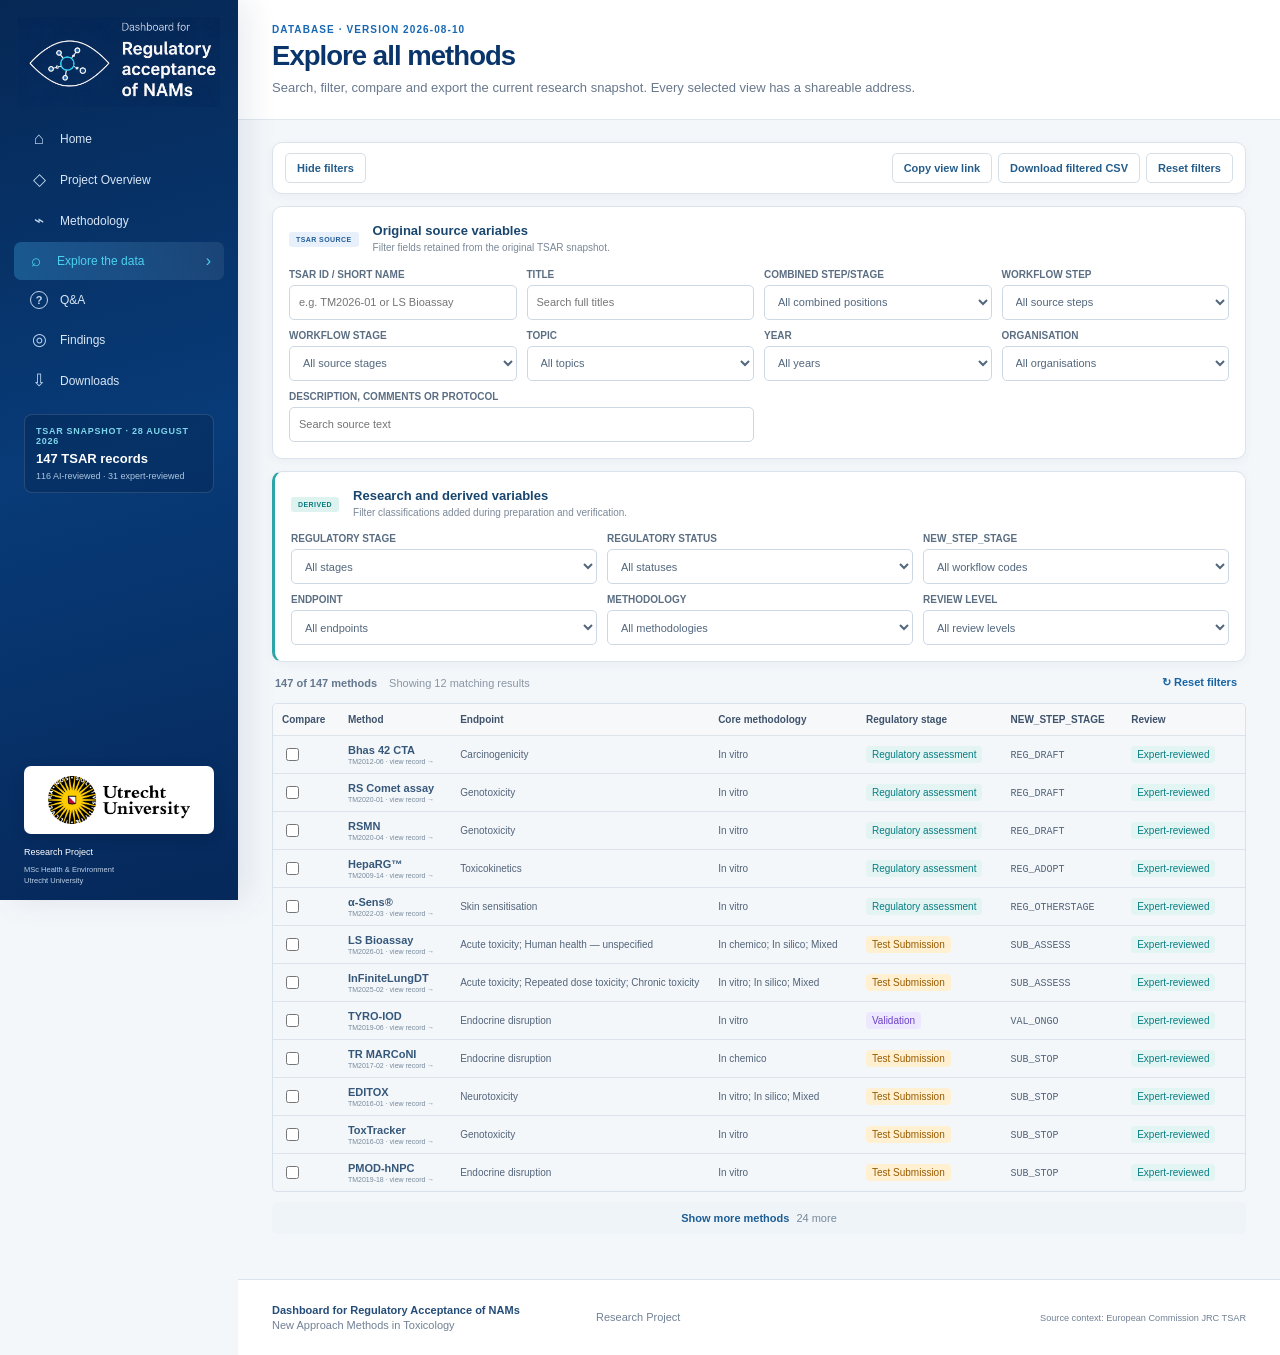
<file: explore-data.html>
<!doctype html>
<html lang="en">
<head>
  <meta charset="UTF-8">
  <meta name="viewport" content="width=device-width, initial-scale=1.0">
  <!-- TemplateBeginEditable name="page-title" -->
  <title>Explore Data | Regulatory Acceptance of NAMs</title>
  <!-- TemplateEndEditable -->
  <!-- TemplateBeginEditable name="page-description" -->
  <meta name="description" content="Search, filter and inspect TSAR-listed methods.">
  <!-- TemplateEndEditable -->
  <link rel="icon" type="image/png" href="../images/favicon.png">
  <link rel="stylesheet" href="../css/site.css">
  <link rel="stylesheet" href="../css/bootstrap-studio.css">
</head>
<body>
<!-- TemplateBeginEditable name="page-content" -->
<main class="app-shell container-fluid">
<aside class="sidebar "><a class="brand" href="../home.html" aria-label="Dashboard for Regulatory Acceptance of NAMs — Home"><img class="brand-logo" src="../images/nam-dashboard-logo-compact.png" alt="Dashboard for Regulatory Acceptance of NAMs"/></a>
<nav aria-label="Primary navigation"><a class="nav-item" href="../home.html"><span aria-hidden="true">⌂</span>Home</a><a class="nav-item" href="../project-overview/project-overview.html"><span aria-hidden="true">◇</span>Project Overview</a><a class="nav-item" href="../methodology/methodology.html"><span aria-hidden="true">⌁</span>Methodology</a><div class="nav-group"><button class="nav-item nav-group-toggle active" type="button" aria-expanded="false" aria-controls="explore-submenu"><span aria-hidden="true">⌕</span><span class="nav-group-label">Explore the data</span><span class="nav-chevron" aria-hidden="true">›</span></button><div class="nav-submenu" id="explore-submenu"><a class="nav-subitem" href="../dictionary/data-guide.html">Data Guide</a><a class="nav-subitem active" href="../explore/explore-data.html">Explore Data</a><a class="nav-subitem" href="../analysis/analysis-explorer.html">Analysis Explorer</a><a class="nav-subitem" href="../visualizations/visualizations.html">Visualizations</a></div></div><a class="nav-item" href="../Q&A/Q&A.html"><span class="qa-nav-icon" aria-hidden="true">?</span>Q&amp;A</a><a class="nav-item" href="../findings/findings.html"><span aria-hidden="true">◎</span>Findings</a><a class="nav-item" href="../downloads/downloads.html"><span aria-hidden="true">⇩</span>Downloads</a></nav>
<div class="sidebar-note"><span>TSAR snapshot · 28 August 2026</span><strong>147 TSAR records</strong><small>116 AI-reviewed · 31 expert-reviewed</small></div>
<div class="sidebar-footer">
<div class="sidebar-logos" aria-label="Institutional affiliations"><a href="https://www.uu.nl/en" target="_blank" rel="noreferrer" aria-label="Utrecht University"><img class="logo-uu" src="../images/utrecht-university.png" alt="Utrecht University"/></a></div>
<p>Research Project</p><small>MSc Health &amp; Environment<br/>Utrecht University</small></div>
</aside>
<section class="workspace">
<header class="topbar"><button class="menu-button" aria-label="Toggle navigation" aria-expanded="false">☰</button>
<div class="title-wrap"><span class="eyebrow">Database · Version 2026-08-10</span><h1>Explore all methods</h1><p>Search, filter, compare and export the current research snapshot. Every selected view has a shareable address.</p></div>
</header>
<div class="content page-content">
<div class="explorer-toolbar panel card" data-explorer-toolbar><button class="btn btn-sm">Hide filters</button>
<div><button class="btn btn-sm">Copy view link</button><button class="btn btn-sm">Download filtered CSV</button><button class="btn btn-sm">Reset filters</button></div>
</div>
<div class="filter-sections">
<section class="panel card card filter-group">
<header><span class="source-chip">TSAR source</span>
<div><h2>Original source variables</h2><p>Filter fields retained from the original TSAR snapshot.</p></div>
</header>
<div class="filter-grid source-grid"><label><span>TSAR ID / short name</span><input class="form-control" placeholder="e.g. TM2026-01 or LS Bioassay" value="" data-explore-filter="idQuery"></label><label><span>Title</span><input class="form-control" placeholder="Search full titles" value="" data-explore-filter="titleQuery"></label><label><span>Combined step/stage</span><select class="form-select" data-explore-filter="stepStage"><option selected="">All combined positions</option><option>99</option><option>Peer-review &gt; Finalised</option><option>Peer-review &gt; Ongoing</option><option>Peer-review &gt; Stopped</option><option>Recommendation &gt; Not applicable</option><option>Recommendation &gt; Published</option><option>Regulatory acceptance/Standards &gt; Adopted/published</option><option>Regulatory acceptance/Standards &gt; Drafting of new regulatory standard/guideline</option><option>Regulatory acceptance/Standards &gt; Published</option><option>Regulatory acceptance/Standards &gt; Stopped</option><option>Submission &gt; Assessment finalised</option><option>Submission &gt; Assessment of full submission</option><option>Submission &gt; Assessment of presubmission</option><option>Submission &gt; Not applicable</option><option>Submission &gt; Not considered for validation</option><option>Submission &gt; Receipt of presubmission</option><option>Submission &gt; Stopped</option><option>Validation &gt; Finalised</option><option>Validation &gt; Initiated</option><option>Validation &gt; Ongoing</option><option>Validation &gt; Planning</option><option>Validation &gt; Stopped</option><option>Validation, Peer-review &gt; Finalised, Validation, Peer-review &gt; Finalised</option></select></label><label><span>Workflow step</span><select class="form-select" data-explore-filter="workflowStep"><option selected="">All source steps</option><option>99</option><option>Peer-review</option><option>Recommendation</option><option>Regulatory acceptance/Standards</option><option>Submission</option><option>Validation</option><option>Validation, Peer-review</option></select></label><label><span>Workflow stage</span><select class="form-select" data-explore-filter="workflowStage"><option selected="">All source stages</option><option>Adopted/published</option><option>Assessment finalised</option><option>Assessment of full submission</option><option>Assessment of presubmission</option><option>Drafting of new regulatory standard/guideline</option><option>Finalised</option><option>Finalised, Validation, Peer-review &gt; Finalised</option><option>Initiated</option><option>Not applicable</option><option>Not considered for validation</option><option>Ongoing</option><option>Planning</option><option>Published</option><option>Receipt of presubmission</option><option>Stopped</option></select></label><label><span>Topic</span><select class="form-select" data-explore-filter="topic"><option selected="">All topics</option><option>Acute toxicity</option><option>Airborne pyrogens</option><option>Basal Cytotoxicity</option><option>Bioaccessibility</option><option>Carcinogenicity</option><option>Cardiotoxicity</option><option>Chronic toxicity</option><option>Detection of contaminations</option><option>Embryotoxicity</option><option>Endocrine disruption</option><option>Fish acute toxicity</option><option>Genotoxicity/Mutagenicity</option><option>Human Health Effects</option><option>Human health</option><option>In vitro fertilisation</option><option>Intestinal permeability/penetration</option><option>Neurotoxicity</option><option>Pyrogenicity</option><option>Quality control of vaccines</option><option>Reproductive toxicity</option><option>Respiratory permeability/penetration</option><option>Sensitisation</option><option>Serious eye damage/Eye irritation</option><option>Skin Corrosion</option><option>Skin absorption/penetration</option><option>Skin irritation</option><option>Skin permeability/penetration</option><option>Skin sensitisation</option><option>Teratogenicity</option><option>Toxicokinetics</option><option>toxicokinetics</option></select></label><label><span>Year</span><select class="form-select" data-explore-filter="yearReceived"><option selected="">All years</option><option>2026</option><option>2025</option><option>2024</option><option>2022</option><option>2021</option><option>2020</option><option>2019</option><option>2018</option><option>2017</option><option>2016</option><option>2015</option><option>2014</option><option>2013</option><option>2012</option><option>2011</option><option>2010</option><option>2009</option><option>2008</option><option>2007</option><option>2006</option><option>2005</option><option>2004</option><option>2003</option><option>2002</option><option>2001</option><option>2000</option><option>1999</option><option>1998</option><option>1997</option><option>1995</option><option>1994</option></select></label><label><span>Organisation</span><select class="form-select" data-explore-filter="organisation"><option selected="">All organisations</option><option>BraCVAM - Brazil</option><option>EURL ECVAM - European Union</option><option>ICCVAM/NICEATM - United States</option><option>JaCVAM - Japan</option><option>KoCVAM - Republic of Korea</option><option>OECD - International Organisation</option></select></label><label class="wide-filter"><span>Description, comments or protocol</span><input class="form-control" placeholder="Search source text" value="" data-explore-filter="textQuery"></label></div>
</section>
<section class="panel card card filter-group derived">
<header><span class="derived-chip">Derived</span>
<div><h2>Research and derived variables</h2><p>Filter classifications added during preparation and verification.</p></div>
</header>
<div class="filter-grid"><label><span>Regulatory stage</span><select class="form-select" data-explore-filter="stage"><option selected="">All stages</option><option>Regulatory assessment</option><option>Test Submission</option><option>Unknown</option><option>Validation</option></select></label><label><span>Regulatory status</span><select class="form-select" data-explore-filter="status"><option selected="">All statuses</option><option>Acceptance pending</option><option>Adopted</option><option>Discontinued</option><option>Finalised</option><option>Not applicable</option><option>Ongoing</option><option>Rejected</option><option>Unknown</option></select></label><label><span>NEW_STEP_STAGE</span><select class="form-select" data-explore-filter="code"><option selected="">All workflow codes</option><option>REC_NA</option><option>REC_PUBL</option><option>REG_ADOPT</option><option>REG_DRAFT</option><option>REG_PUBL</option><option>REG_STOP</option><option>SUB_ASSESS</option><option>SUB_FINAL</option><option>SUB_NA</option><option>SUB_NOTVAL</option><option>SUB_RECEIPT</option><option>SUB_STOP</option><option>UNKNOWN_UNKNOWN</option><option>VAL_FINAL</option><option>VAL_INIT</option><option>VAL_ONGO</option><option>VAL_PEER_FINAL</option><option>VAL_PEER_ONGO</option><option>VAL_PEER_STOP</option><option>VAL_PLAN</option><option>VAL_STOP</option></select></label><label><span>Endpoint</span><select class="form-select" data-explore-filter="endpoint"><option selected="">All endpoints</option><option>Acute toxicity/basal cytotoxicity</option><option>Bioaccessibility/bioelution</option><option>Carcinogenicity</option><option>Cardiotoxicity</option><option>Developmental/reproductive toxicity</option><option>Endocrine disruption</option><option>Environmental toxicity</option><option>Eye irritation/serious eye damage</option><option>Genotoxicity/mutagenicity</option><option>Neurotoxicity</option><option>Other / unclear</option><option>Phototoxicity/photoreactivity</option><option>Pyrogenicity</option><option>Repeated dose/chronic toxicity</option><option>Skin irritation/corrosion</option><option>Skin sensitisation</option><option>Toxicokinetics/ADME/permeability</option><option>Vaccine quality control/contamination</option></select></label><label><span>Methodology</span><select class="form-select" data-explore-filter="methodology"><option selected="">All methodologies</option><option>Ex vivo</option><option>In chemico</option><option>In silico</option><option>In vitro</option><option>In vivo</option><option>Mixed</option><option>Other</option></select></label><label><span>Review level</span><select class="form-select" data-explore-filter="review"><option selected="">All review levels</option><option>AI-reviewed</option><option>Reviewed</option></select></label></div>
</section>
</div>
<div class="results-line substantial">
<div><strong>147 of 147 methods</strong><span>Showing 12 matching results</span></div>
<button class="btn btn-sm">↻ Reset filters</button></div>
<div class="table-scroll">
<table class="table table-hover">
<thead>
<tr><th>Compare</th><th>Method</th><th>Endpoint</th><th>Core methodology</th><th>Regulatory stage</th><th>NEW_STEP_STAGE</th><th>Review</th><th><span class="sr-only">Open</span></th></tr>
</thead>
<tbody data-explore-results>
<tr><td><input class="form-control" type="checkbox" aria-label="Compare LS Bioassay"/></td><td><button class="method-button"><strong>LS Bioassay</strong><span>TM2026-01 · view record →</span></button></td><td class="wrap-cell">Acute toxicity/basal cytotoxicity</td><td>Ex vivo</td><td><span class="stage-tag test-submission">Test Submission</span></td><td><code>SUB_ASSESS</code></td><td><span class="review-badge reviewed">Reviewed</span></td><td><button class="row-button" aria-label="Open Lung Surfactant Bioassay">›</button></td></tr>
<tr><td><input class="form-control" type="checkbox" aria-label="Compare InFiniteLungDT"/></td><td><button class="method-button"><strong>InFiniteLungDT</strong><span>TM2025-02 · view record →</span></button></td><td class="wrap-cell">Repeated dose/chronic toxicity</td><td>In silico</td><td><span class="stage-tag test-submission">Test Submission</span></td><td><code>SUB_ASSESS</code></td><td><span class="review-badge ai-reviewed">AI-reviewed</span></td><td><button class="row-button" aria-label="Open Quantitative prediction of inflammation from acute to chronic condition associated with inhalation and delivered ahead of time by lung animal-free in-vitro-learned digital twin (InFiniteLungDT)">›</button></td></tr>
<tr><td><input class="form-control" type="checkbox" aria-label="Compare TYRO-IOD"/></td><td><button class="method-button"><strong>TYRO-IOD</strong><span>TM2019-06 · view record →</span></button></td><td class="wrap-cell">Endocrine disruption</td><td>In vitro</td><td><span class="stage-tag validation">Validation</span></td><td><code>VAL_ONGO</code></td><td><span class="review-badge reviewed">Reviewed</span></td><td><button class="row-button" aria-label="Open Thyroid method 2c: Tyrosine iodination using liquid chromatography">›</button></td></tr>
<tr><td><input class="form-control" type="checkbox" aria-label="Compare TR MARCoNI"/></td><td><button class="method-button"><strong>TR MARCoNI</strong><span>TM2017-02 · view record →</span></button></td><td class="wrap-cell">Endocrine disruption</td><td>In vitro</td><td><span class="stage-tag test-submission">Test Submission</span></td><td><code>SUB_STOP</code></td><td><span class="review-badge reviewed">Reviewed</span></td><td><button class="row-button" aria-label="Open Thyroid receptor microarray assay for real-time Nuclear Receptor-coregulator interaction">›</button></td></tr>
<tr><td><input class="form-control" type="checkbox" aria-label="Compare EDITOX"/></td><td><button class="method-button"><strong>EDITOX</strong><span>TM2016-01 · view record →</span></button></td><td class="wrap-cell">Neurotoxicity</td><td>In vitro</td><td><span class="stage-tag test-submission">Test Submission</span></td><td><code>SUB_STOP</code></td><td><span class="review-badge ai-reviewed">AI-reviewed</span></td><td><button class="row-button" aria-label="Open Predictive testing for adverse psychiatric side effects">›</button></td></tr>
<tr><td><input class="form-control" type="checkbox" aria-label="Compare ToxTracker"/></td><td><button class="method-button"><strong>ToxTracker</strong><span>TM2016-03 · view record →</span></button></td><td class="wrap-cell">Genotoxicity/mutagenicity</td><td>In vitro</td><td><span class="stage-tag test-submission">Test Submission</span></td><td><code>SUB_STOP</code></td><td><span class="review-badge ai-reviewed">AI-reviewed</span></td><td><button class="row-button" aria-label="Open ToxTracker Assay">›</button></td></tr>
<tr><td><input class="form-control" type="checkbox" aria-label="Compare PMOD-hNPC"/></td><td><button class="method-button"><strong>PMOD-hNPC</strong><span>TM2019-18 · view record →</span></button></td><td class="wrap-cell">Endocrine disruption</td><td>In vitro</td><td><span class="stage-tag test-submission">Test Submission</span></td><td><code>SUB_STOP</code></td><td><span class="review-badge reviewed">Reviewed</span></td><td><button class="row-button" aria-label="Open Thyroid method 8b: Proliferation, migration and oligodendrocyte maturation (including myelin formation) in mixed neuronal/glial culture (neurospheres) derived from human induced Pluripotent Stem Cells (hiPSC)">›</button></td></tr>
<tr><td><input class="form-control" type="checkbox" aria-label="Compare ZETA"/></td><td><button class="method-button"><strong>ZETA</strong><span>TM2019-16 · view record →</span></button></td><td class="wrap-cell">Endocrine disruption</td><td>In vivo</td><td><span class="stage-tag validation">Validation</span></td><td><code>VAL_PEER_FINAL</code></td><td><span class="review-badge reviewed">Reviewed</span></td><td><button class="row-button" aria-label="Open Thyroid method 7a: Measurement of intrafollicular thyroxine (T4) using zebrafish eleutheroembryos">›</button></td></tr>
<tr><td><input class="form-control" type="checkbox" aria-label="Compare TSH-CHOK1"/></td><td><button class="method-button"><strong>TSH-CHOK1</strong><span>TM2019-03 · view record →</span></button></td><td class="wrap-cell">Endocrine disruption</td><td>In vitro</td><td><span class="stage-tag validation">Validation</span></td><td><code>VAL_PEER_FINAL</code></td><td><span class="review-badge reviewed">Reviewed</span></td><td><button class="row-button" aria-label="Open Thyroid method 1b: Thyrotropin-stimulating hormone (TSH) receptor activation based on cAMP measurement">›</button></td></tr>
<tr><td><input class="form-control" type="checkbox" aria-label="Compare DIO1-SKR"/></td><td><button class="method-button"><strong>DIO1-SKR</strong><span>TM2019-10 · view record →</span></button></td><td class="wrap-cell">Endocrine disruption</td><td>In chemico</td><td><span class="stage-tag validation">Validation</span></td><td><code>VAL_FINAL</code></td><td><span class="review-badge reviewed">Reviewed</span></td><td><button class="row-button" aria-label="Open Thyroid method 4a: Deiodinase 1 activity based on Sandell-Kolthoff reaction">›</button></td></tr>
<tr><td><input class="form-control" type="checkbox" aria-label="Compare GLUC-LCMS"/></td><td><button class="method-button"><strong>GLUC-LCMS</strong><span>TM2019-11 · view record →</span></button></td><td class="wrap-cell">Endocrine disruption</td><td>In chemico</td><td><span class="stage-tag validation">Validation</span></td><td><code>VAL_FINAL</code></td><td><span class="review-badge reviewed">Reviewed</span></td><td><button class="row-button" aria-label="Open Thyroid method 4b: Inhibition of thyroid hormones (THs) glucuronidation using liquid chromatography/mass spectrometry (LC/MS)">›</button></td></tr>
<tr><td><input class="form-control" type="checkbox" aria-label="Compare VAAN-hadum"/></td><td><button class="method-button"><strong>VAAN-hadum</strong><span>TM2019-19 · view record →</span></button></td><td class="wrap-cell">Endocrine disruption</td><td>In vitro</td><td><span class="stage-tag unknown">Unknown</span></td><td><code>UNKNOWN_UNKNOWN</code></td><td><span class="review-badge reviewed">Reviewed</span></td><td><button class="row-button" aria-label="Open Thyroid method 8c: In vitro human adipose stromal cell—human umbilical vein endothelial cell (hASC-HUVEC) vasculogenesis/angiogenesis method">›</button></td></tr>
</tbody>
</table>
</div>
<button class="show-more">Show more methods <span>24 more</span></button></div>
<footer class="site-footer">
<div><strong>Dashboard for Regulatory Acceptance of NAMs</strong><span>New Approach Methods in Toxicology</span></div>
<p>Research Project</p><small>Source context: European Commission JRC TSAR</small></footer>
</section>
</main>
<!-- TemplateEndEditable -->
<script src="../js/base.js"></script>
<script src="../js/data.js"></script>
<script src="../js/explore.js"></script>
</body>
</html>
</file>
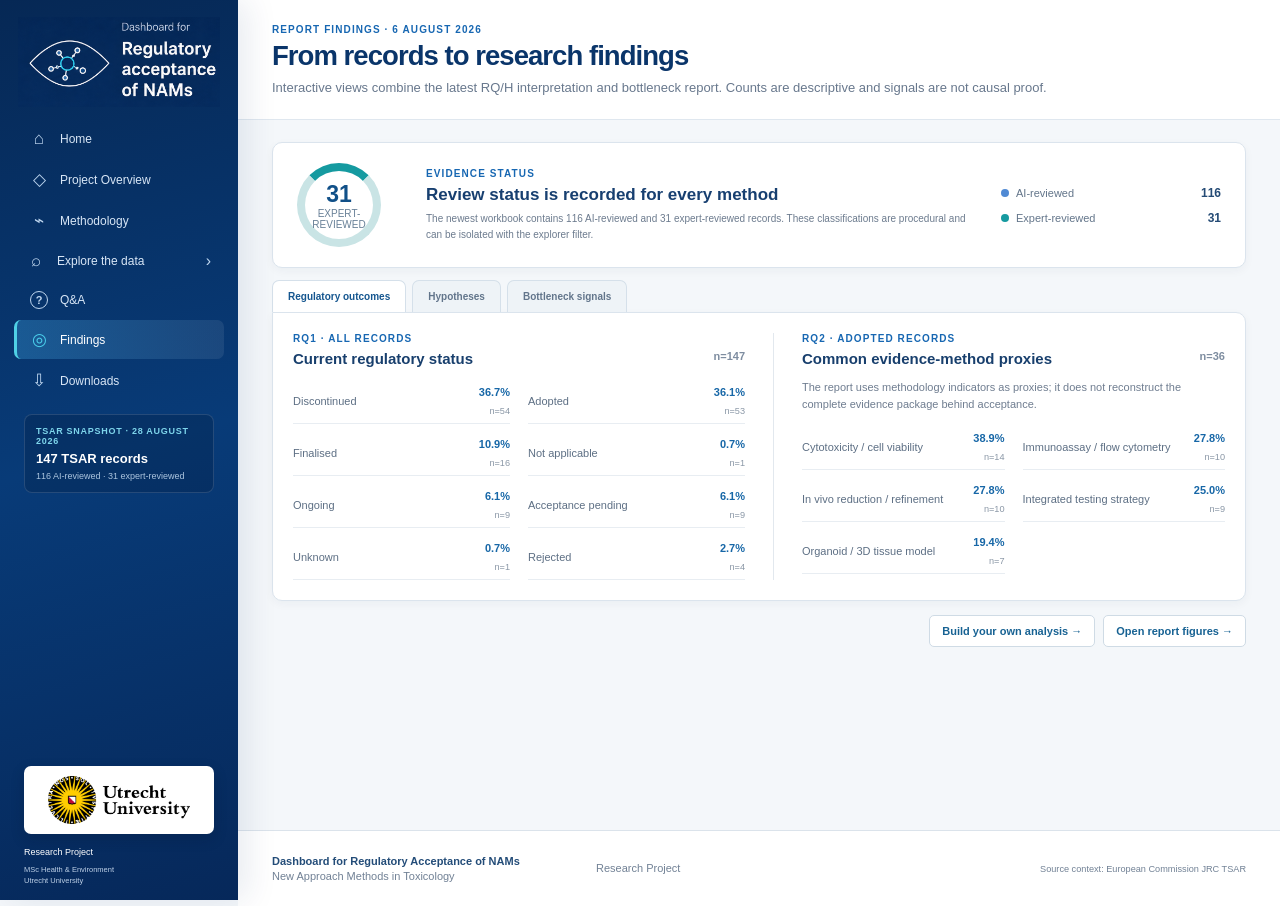
<file: findings.html>
<!doctype html>
<html lang="en">
<head>
  <meta charset="UTF-8">
  <meta name="viewport" content="width=device-width, initial-scale=1.0">
  <!-- TemplateBeginEditable name="page-title" -->
  <title>Findings | Regulatory Acceptance of NAMs</title>
  <!-- TemplateEndEditable -->
  <!-- TemplateBeginEditable name="page-description" -->
  <meta name="description" content="Regulatory outcomes, hypotheses and bottleneck signals.">
  <!-- TemplateEndEditable -->
  <link rel="icon" type="image/png" href="../images/favicon.png">
  <link rel="stylesheet" href="../css/site.css">
  <link rel="stylesheet" href="../css/bootstrap-studio.css">
</head>
<body>
<!-- TemplateBeginEditable name="page-content" -->
<main class="app-shell container-fluid">
<aside class="sidebar "><a class="brand" href="../home.html" aria-label="Dashboard for Regulatory Acceptance of NAMs — Home"><img class="brand-logo" src="../images/nam-dashboard-logo-compact.png" alt="Dashboard for Regulatory Acceptance of NAMs"/></a>
<nav aria-label="Primary navigation"><a class="nav-item" href="../home.html"><span aria-hidden="true">⌂</span>Home</a><a class="nav-item" href="../project-overview/project-overview.html"><span aria-hidden="true">◇</span>Project Overview</a><a class="nav-item" href="../methodology/methodology.html"><span aria-hidden="true">⌁</span>Methodology</a><div class="nav-group"><button class="nav-item nav-group-toggle" type="button" aria-expanded="false" aria-controls="explore-submenu"><span aria-hidden="true">⌕</span><span class="nav-group-label">Explore the data</span><span class="nav-chevron" aria-hidden="true">›</span></button><div class="nav-submenu" id="explore-submenu"><a class="nav-subitem" href="../dictionary/data-guide.html">Data Guide</a><a class="nav-subitem" href="../explore/explore-data.html">Explore Data</a><a class="nav-subitem" href="../analysis/analysis-explorer.html">Analysis Explorer</a><a class="nav-subitem" href="../visualizations/visualizations.html">Visualizations</a></div></div><a class="nav-item" href="../Q&A/Q&A.html"><span class="qa-nav-icon" aria-hidden="true">?</span>Q&amp;A</a><a class="nav-item active" href="../findings/findings.html"><span aria-hidden="true">◎</span>Findings</a><a class="nav-item" href="../downloads/downloads.html"><span aria-hidden="true">⇩</span>Downloads</a></nav>
<div class="sidebar-note"><span>TSAR snapshot · 28 August 2026</span><strong>147 TSAR records</strong><small>116 AI-reviewed · 31 expert-reviewed</small></div>
<div class="sidebar-footer">
<div class="sidebar-logos" aria-label="Institutional affiliations"><a href="https://www.uu.nl/en" target="_blank" rel="noreferrer" aria-label="Utrecht University"><img class="logo-uu" src="../images/utrecht-university.png" alt="Utrecht University"/></a></div>
<p>Research Project</p><small>MSc Health &amp; Environment<br/>Utrecht University</small></div>
</aside>
<section class="workspace">
<header class="topbar"><button class="menu-button" aria-label="Toggle navigation" aria-expanded="false">☰</button>
<div class="title-wrap"><span class="eyebrow">Report findings · 6 August 2026</span><h1>From records to research findings</h1><p>Interactive views combine the latest RQ/H interpretation and bottleneck report. Counts are descriptive and signals are not causal proof.</p></div>
</header>
<div class="content page-content">
<div class="review-banner panel card">
<div class="review-ring"><strong>31</strong><span>expert-reviewed</span></div>
<div><span class="eyebrow">Evidence status</span><h3>Review status is recorded for every method</h3><p>The newest workbook contains 116 AI-reviewed and 31 expert-reviewed records. These classifications are procedural and can be isolated with the explorer filter.</p></div>
<div class="review-split"><span><i class="ai-reviewed"></i>AI-reviewed <strong>116</strong></span><span><i class="reviewed"></i>Expert-reviewed <strong>31</strong></span></div>
</div>
<div class="findings-tabs" data-findings-tabs role="tablist" aria-label="Research finding views"><button class="btn btn-sm" role="tab" aria-selected="true">Regulatory outcomes</button><button class="btn btn-sm" role="tab" aria-selected="false">Hypotheses</button><button class="btn btn-sm" role="tab" aria-selected="false">Bottleneck signals</button></div>
<div class="findings-panel panel card" role="tabpanel" data-findings-panel="outcomes">
<div class="finding-grid">
<article><span class="eyebrow">RQ1 · All records</span><h3>Current regulatory status <small>n=147</small></h3>
<div class="rank-list">
<div><span>Discontinued</span><strong>36.7%</strong><small>n=54</small></div>
<div><span>Adopted</span><strong>36.1%</strong><small>n=53</small></div>
<div><span>Finalised</span><strong>10.9%</strong><small>n=16</small></div>
<div><span>Not applicable</span><strong>0.7%</strong><small>n=1</small></div>
<div><span>Ongoing</span><strong>6.1%</strong><small>n=9</small></div>
<div><span>Acceptance pending</span><strong>6.1%</strong><small>n=9</small></div>
<div><span>Unknown</span><strong>0.7%</strong><small>n=1</small></div>
<div><span>Rejected</span><strong>2.7%</strong><small>n=4</small></div>
</div>
</article>
<article><span class="eyebrow">RQ2 · Adopted records</span><h3>Common evidence-method proxies <small>n=36</small></h3><p>The report uses methodology indicators as proxies; it does not reconstruct the complete evidence package behind acceptance.</p>
<div class="rank-list">
<div><span>Cytotoxicity / cell viability</span><strong>38.9%</strong><small>n=14</small></div>
<div><span>Immunoassay / flow cytometry</span><strong>27.8%</strong><small>n=10</small></div>
<div><span>In vivo reduction / refinement</span><strong>27.8%</strong><small>n=10</small></div>
<div><span>Integrated testing strategy</span><strong>25.0%</strong><small>n=9</small></div>
<div><span>Organoid / 3D tissue model</span><strong>19.4%</strong><small>n=7</small></div>
</div>
</article>
</div>
</div>
<div class="findings-panel card panel card" data-findings-panel="hypotheses" hidden><div class="hypothesis-grid"><article><span class="finding-status">Partly supported</span><b>H1</b><h3>Local and topical endpoints</h3><div><strong>43.2%</strong><small>n=63</small></div><p>Eye irritation, skin irritation, skin sensitisation and local tissue-damage indicators are important, but do not dominate the full dataset.</p></article><article><span class="finding-status">Supported</span><b>H2</b><h3>Key systemic endpoints</h3><div><strong>7.5%</strong><small>n=11</small></div><p>Repeated-dose/chronic and developmental/reproductive toxicity are underrepresented under the report's narrow hypothesis definition.</p></article><article><span class="finding-status">Strongly supported</span><b>H3</b><h3>In vitro methods</h3><div><strong>69.2%</strong><small>n=101</small></div><p>In vitro is the dominant core methodology. Other multi-label methodology indicators can still coexist on the same record.</p></article><p class="scope-note"><strong>Scope:</strong> H4–H8 cannot yet be tested robustly with the structured TSAR data alone and require additional manual coding, document linkage or stakeholder research.</p></div></div><div class="findings-panel card panel card" data-findings-panel="bottlenecks" hidden><div class="finding-grid"><article><span class="eyebrow">Non-adopted actionable records</span><h3>Where methods are held up <small>n=93</small></h3><div class="hold-up-stages"><span><strong>55.9%</strong> Test Submission · 52</span><span><strong>34.4%</strong> Validation · 32</span><span><strong>9.7%</strong> Regulatory assessment · 9</span></div><p>The largest stop point is early: 37 records are coded SUB_STOP. A second concentration appears after or during validation, before adoption.</p><div class="code-grid"><span><code>SUB_STOP</code><strong>37</strong></span><span><code>VAL_FINAL</code><strong>15</strong></span><span><code>VAL_PEER_FINAL</code><strong>8</strong></span><span><code>SUB_ASSESS</code><strong>6</strong></span><span><code>SUB_NOTVAL</code><strong>4</strong></span><span><code>SUB_FINAL</code><strong>4</strong></span></div></article><article><span class="eyebrow">Local literature screen</span><h3>Recurring explanatory themes</h3><div class="theme-list"><span>Protocol, SOP or standardisation<strong>43 methods</strong></span><span>Insufficient information / clarification<strong>38 methods</strong></span><span>Limited scope / integrated evidence need<strong>32 methods</strong></span><span>Chemical selection / reference set<strong>25 methods</strong></span><span>Technology access, IP or transferability<strong>24 methods</strong></span></div><p class="warning-note"><b>!</b> Do not read these as proven causes. Method-specific causality still requires validation reports, ESAC opinions, OECD documents and stakeholder interviews.</p></article></div></div><div class="route-cta"><a href="../analysis/analysis-explorer.html">Build your own analysis →</a><a href="../visualizations/visualizations.html">Open report figures →</a></div>
</div>
<footer class="site-footer">
<div><strong>Dashboard for Regulatory Acceptance of NAMs</strong><span>New Approach Methods in Toxicology</span></div>
<p>Research Project</p><small>Source context: European Commission JRC TSAR</small></footer>
</section>
</main>
<!-- TemplateEndEditable -->
<script src="../js/base.js"></script>
<script src="../js/data.js"></script>
<script src="../js/findings.js"></script>
</body>
</html>
</file>
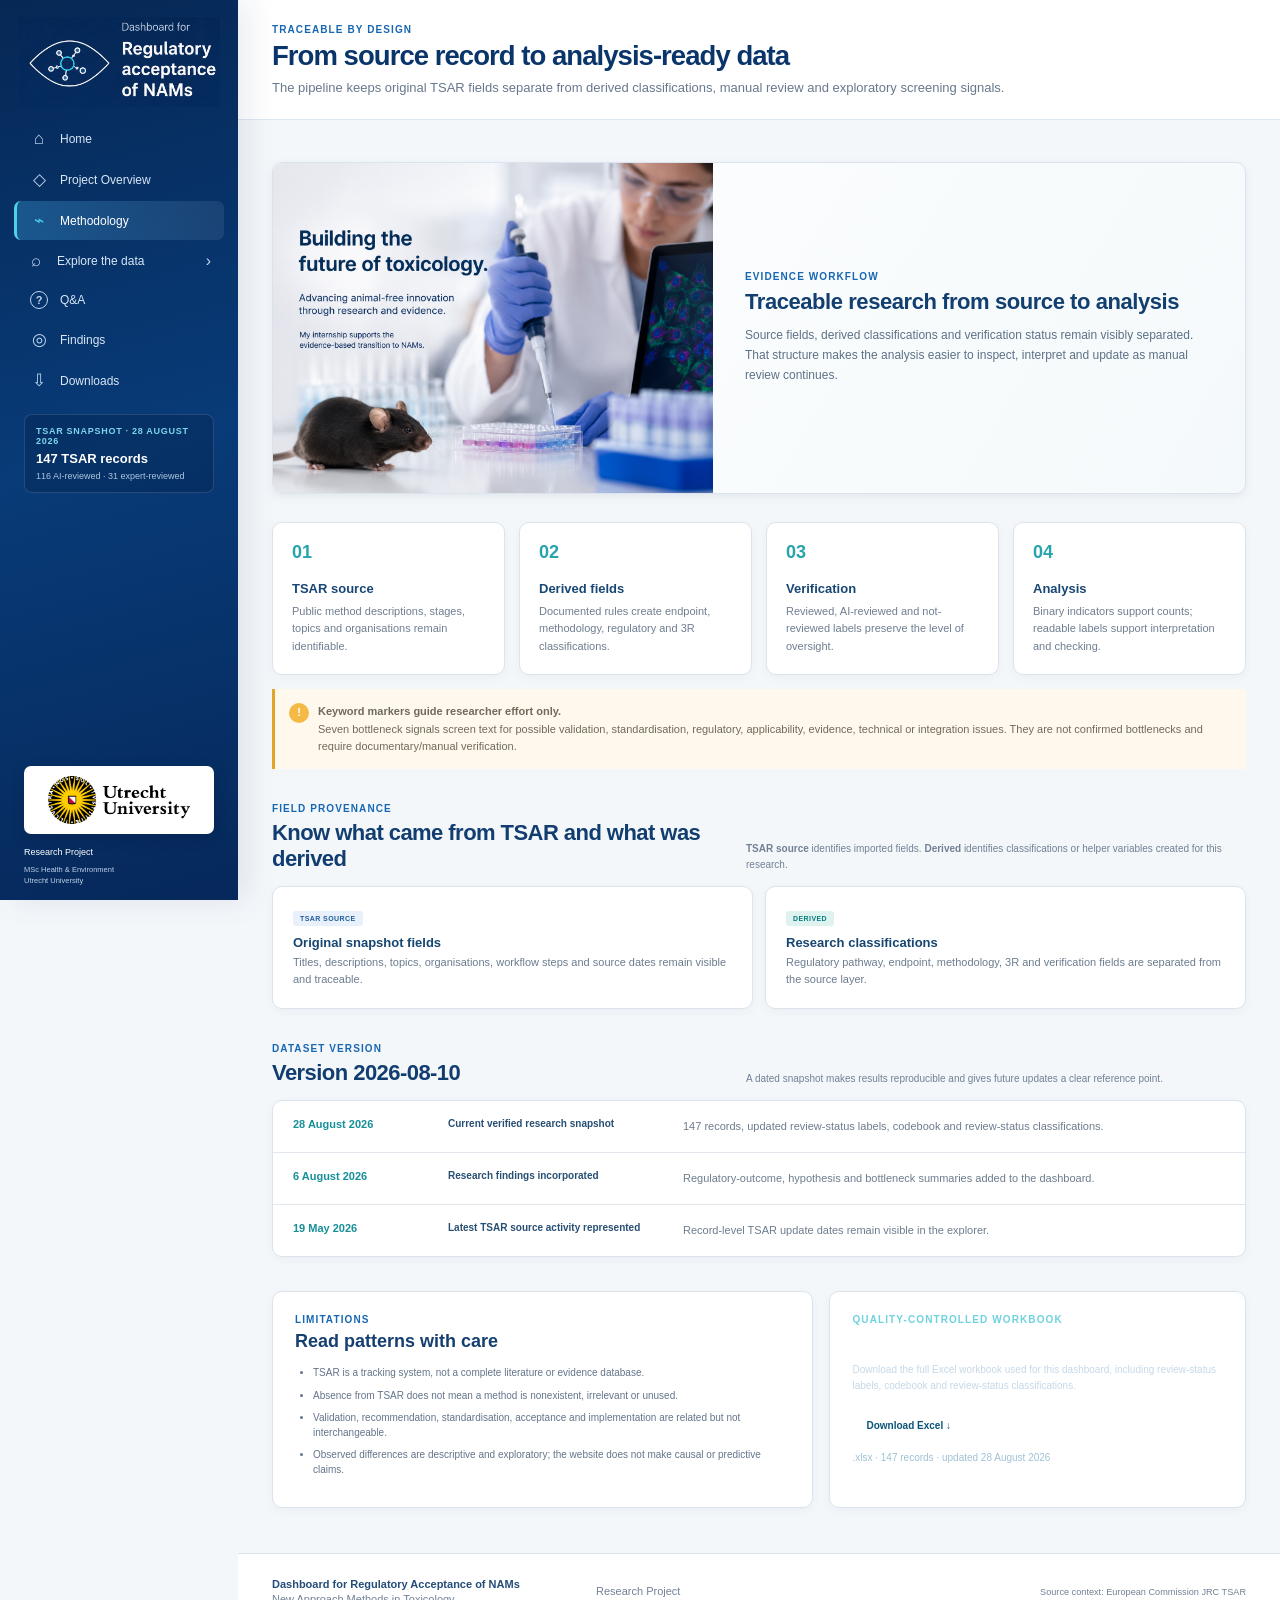
<file: methodology.html>
<!doctype html>
<html lang="en">
<head>
  <meta charset="UTF-8">
  <meta name="viewport" content="width=device-width, initial-scale=1.0">
  <!-- TemplateBeginEditable name="page-title" -->
  <title>Methodology | Regulatory Acceptance of NAMs</title>
  <!-- TemplateEndEditable -->
  <!-- TemplateBeginEditable name="page-description" -->
  <meta name="description" content="Research pipeline, provenance, verification approach and limitations.">
  <!-- TemplateEndEditable -->
  <link rel="icon" type="image/png" href="../images/favicon.png">
  <link rel="stylesheet" href="../css/site.css">
  <link rel="stylesheet" href="../css/bootstrap-studio.css">
</head>
<body>
<!-- TemplateBeginEditable name="page-content" -->
<main class="app-shell container-fluid">
<aside class="sidebar "><a class="brand" href="../home.html" aria-label="Dashboard for Regulatory Acceptance of NAMs — Home"><img class="brand-logo" src="../images/nam-dashboard-logo-compact.png" alt="Dashboard for Regulatory Acceptance of NAMs"/></a>
<nav aria-label="Primary navigation"><a class="nav-item" href="../home.html"><span aria-hidden="true">⌂</span>Home</a><a class="nav-item" href="../project-overview/project-overview.html"><span aria-hidden="true">◇</span>Project Overview</a><a class="nav-item active" href="../methodology/methodology.html"><span aria-hidden="true">⌁</span>Methodology</a><div class="nav-group"><button class="nav-item nav-group-toggle" type="button" aria-expanded="false" aria-controls="explore-submenu"><span aria-hidden="true">⌕</span><span class="nav-group-label">Explore the data</span><span class="nav-chevron" aria-hidden="true">›</span></button><div class="nav-submenu" id="explore-submenu"><a class="nav-subitem" href="../dictionary/data-guide.html">Data Guide</a><a class="nav-subitem" href="../explore/explore-data.html">Explore Data</a><a class="nav-subitem" href="../analysis/analysis-explorer.html">Analysis Explorer</a><a class="nav-subitem" href="../visualizations/visualizations.html">Visualizations</a></div></div><a class="nav-item" href="../Q&A/Q&A.html"><span class="qa-nav-icon" aria-hidden="true">?</span>Q&amp;A</a><a class="nav-item" href="../findings/findings.html"><span aria-hidden="true">◎</span>Findings</a><a class="nav-item" href="../downloads/downloads.html"><span aria-hidden="true">⇩</span>Downloads</a></nav>
<div class="sidebar-note"><span>TSAR snapshot · 28 August 2026</span><strong>147 TSAR records</strong><small>116 AI-reviewed · 31 expert-reviewed</small></div>
<div class="sidebar-footer">
<div class="sidebar-logos" aria-label="Institutional affiliations"><a href="https://www.uu.nl/en" target="_blank" rel="noreferrer" aria-label="Utrecht University"><img class="logo-uu" src="../images/utrecht-university.png" alt="Utrecht University"/></a></div>
<p>Research Project</p><small>MSc Health &amp; Environment<br/>Utrecht University</small></div>
</aside>
<section class="workspace">
<header class="topbar"><button class="menu-button" aria-label="Toggle navigation" aria-expanded="false">☰</button>
<div class="title-wrap"><span class="eyebrow">Traceable by design</span><h1>From source record to analysis-ready data</h1><p>The pipeline keeps original TSAR fields separate from derived classifications, manual review and exploratory screening signals.</p></div>
</header>
<div class="content page-content">
<figure class="editorial-figure"><img src="../images/future-toxicology.png" alt="Illustration of laboratory research supporting the future of toxicology"/><figcaption><span class="eyebrow">Evidence workflow</span><h2>Traceable research from source to analysis</h2><p>Source fields, derived classifications and verification status remain visibly separated. That structure makes the analysis easier to inspect, interpret and update as manual review continues.</p></figcaption></figure>
<section class="workflow-grid">
<article class="panel card card"><span>01</span><h3>TSAR source</h3><p>Public method descriptions, stages, topics and organisations remain identifiable.</p></article>
<article class="panel card card"><span>02</span><h3>Derived fields</h3><p>Documented rules create endpoint, methodology, regulatory and 3R classifications.</p></article>
<article class="panel card card"><span>03</span><h3>Verification</h3><p>Reviewed, AI-reviewed and not-reviewed labels preserve the level of oversight.</p></article>
<article class="panel card card"><span>04</span><h3>Analysis</h3><p>Binary indicators support counts; readable labels support interpretation and checking.</p></article>
</section>
<div class="warning-note wide"><b>!</b>
<div><strong>Keyword markers guide researcher effort only.</strong><p>Seven bottleneck signals screen text for possible validation, standardisation, regulatory, applicability, evidence, technical or integration issues. They are not confirmed bottlenecks and require documentary/manual verification.</p></div>
</div>
<section class="section-block">
<div class="block-header">
<div><span class="eyebrow">Field provenance</span><h2>Know what came from TSAR and what was derived</h2></div>
<p><strong>TSAR source</strong> identifies imported fields. <strong>Derived</strong> identifies classifications or helper variables created for this research.</p></div>
<div class="provenance-cards">
<article class="panel card card"><span class="source-chip">TSAR source</span><h3>Original snapshot fields</h3><p>Titles, descriptions, topics, organisations, workflow steps and source dates remain visible and traceable.</p></article>
<article class="panel card card"><span class="derived-chip">Derived</span><h3>Research classifications</h3><p>Regulatory pathway, endpoint, methodology, 3R and verification fields are separated from the source layer.</p></article>
</div>
</section>
<section class="section-block">
<div class="block-header">
<div><span class="eyebrow">Dataset version</span><h2>Version 2026-08-10</h2></div>
<p>A dated snapshot makes results reproducible and gives future updates a clear reference point.</p></div>
<div class="timeline panel card">
<div><time>28 August 2026</time><strong>Current verified research snapshot</strong><p>147 records, updated review-status labels, codebook and review-status classifications.</p></div>
<div><time>6 August 2026</time><strong>Research findings incorporated</strong><p>Regulatory-outcome, hypothesis and bottleneck summaries added to the dashboard.</p></div>
<div><time>19 May 2026</time><strong>Latest TSAR source activity represented</strong><p>Record-level TSAR update dates remain visible in the explorer.</p></div>
</div>
</section>
<section class="section-block limitations-grid">
<article class="panel card card limitations-card"><span class="eyebrow">Limitations</span><h2>Read patterns with care</h2>
<ul>
<li>TSAR is a tracking system, not a complete literature or evidence database.</li>
<li>Absence from TSAR does not mean a method is nonexistent, irrelevant or unused.</li>
<li>Validation, recommendation, standardisation, acceptance and implementation are related but not interchangeable.</li>
<li>Observed differences are descriptive and exploratory; the website does not make causal or predictive claims.</li>
</ul>
</article>
<article class="panel card card download-card"><span class="eyebrow">Quality-controlled workbook</span><h2>Download the latest verified data</h2><p>Download the full Excel workbook used for this dashboard, including review-status labels, codebook and review-status classifications.</p><a href="../downloads/TSAR_validated_280826.xlsx">Download Excel ↓</a><small>.xlsx · 147 records · updated 28 August 2026</small></article>
</section>
</div>
<footer class="site-footer">
<div><strong>Dashboard for Regulatory Acceptance of NAMs</strong><span>New Approach Methods in Toxicology</span></div>
<p>Research Project</p><small>Source context: European Commission JRC TSAR</small></footer>
</section>
</main>
<!-- TemplateEndEditable -->
<script src="../js/base.js"></script>
</body>
</html>
</file>
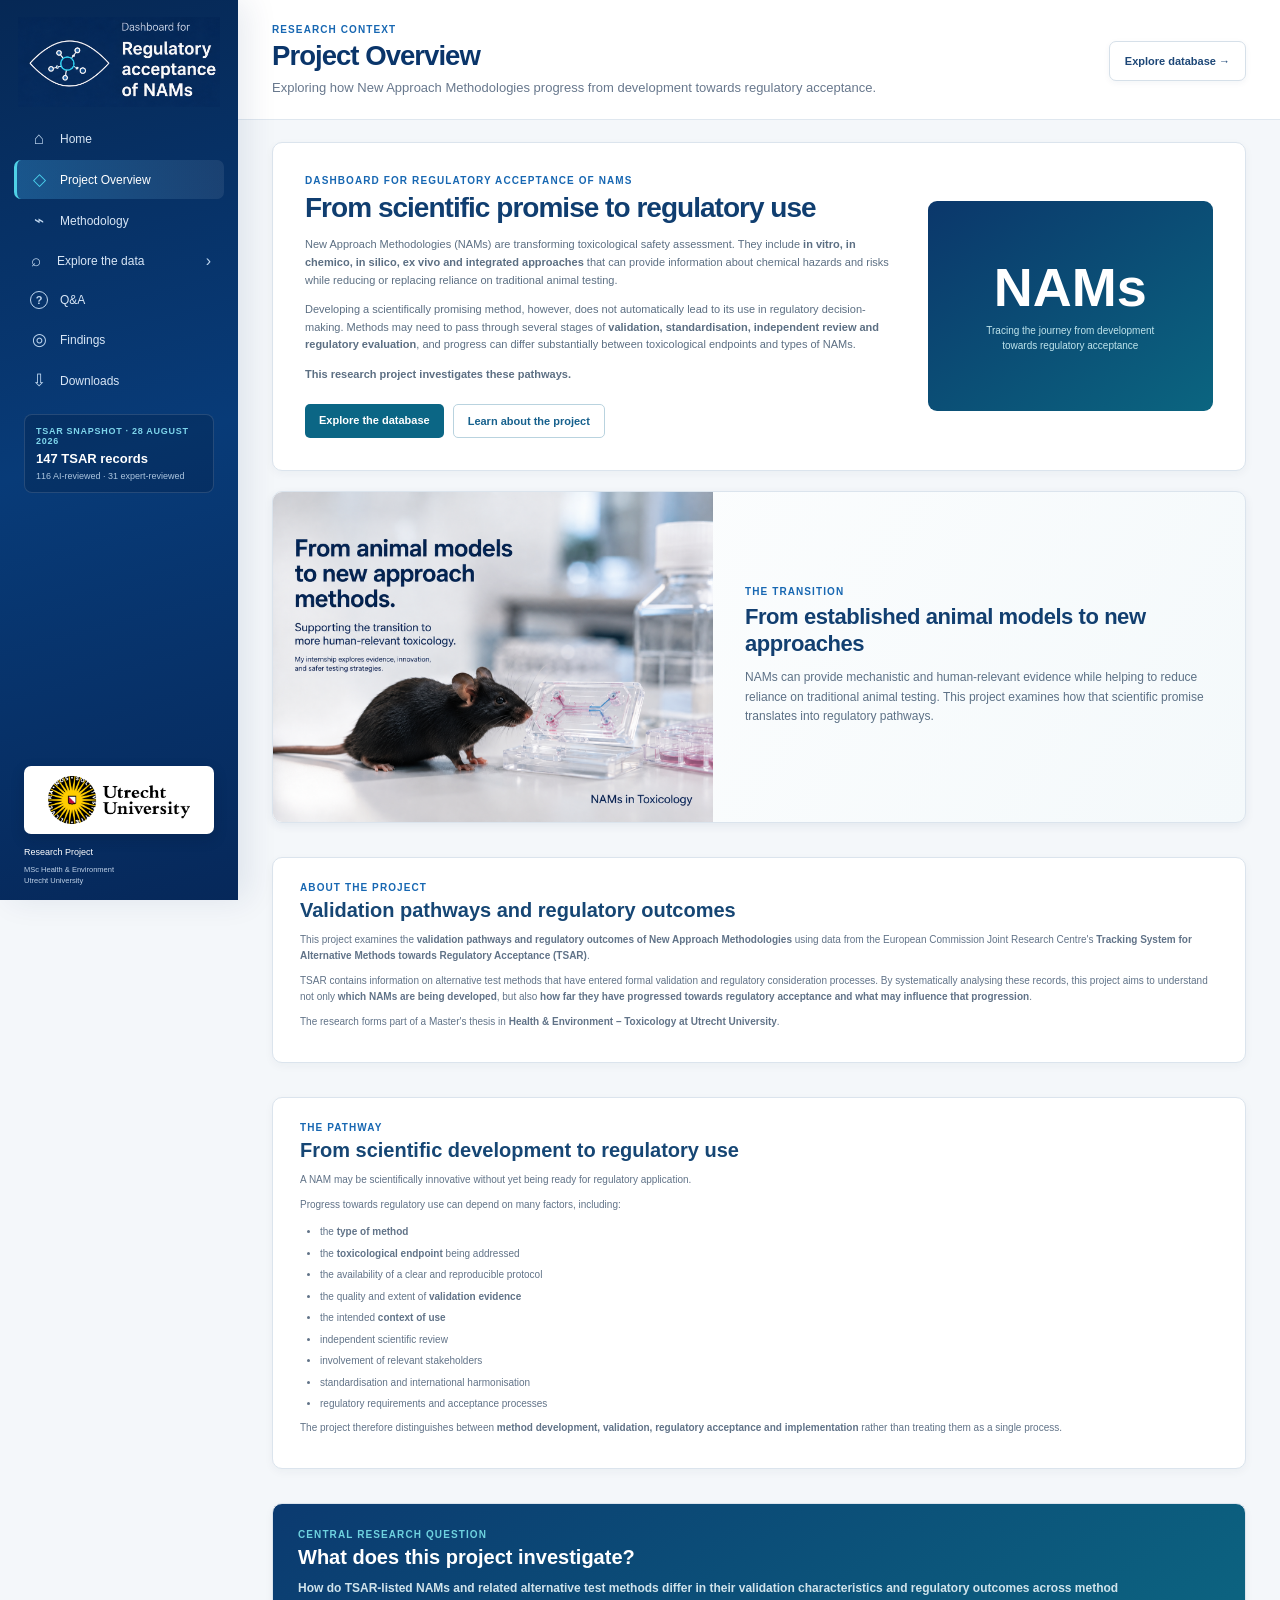
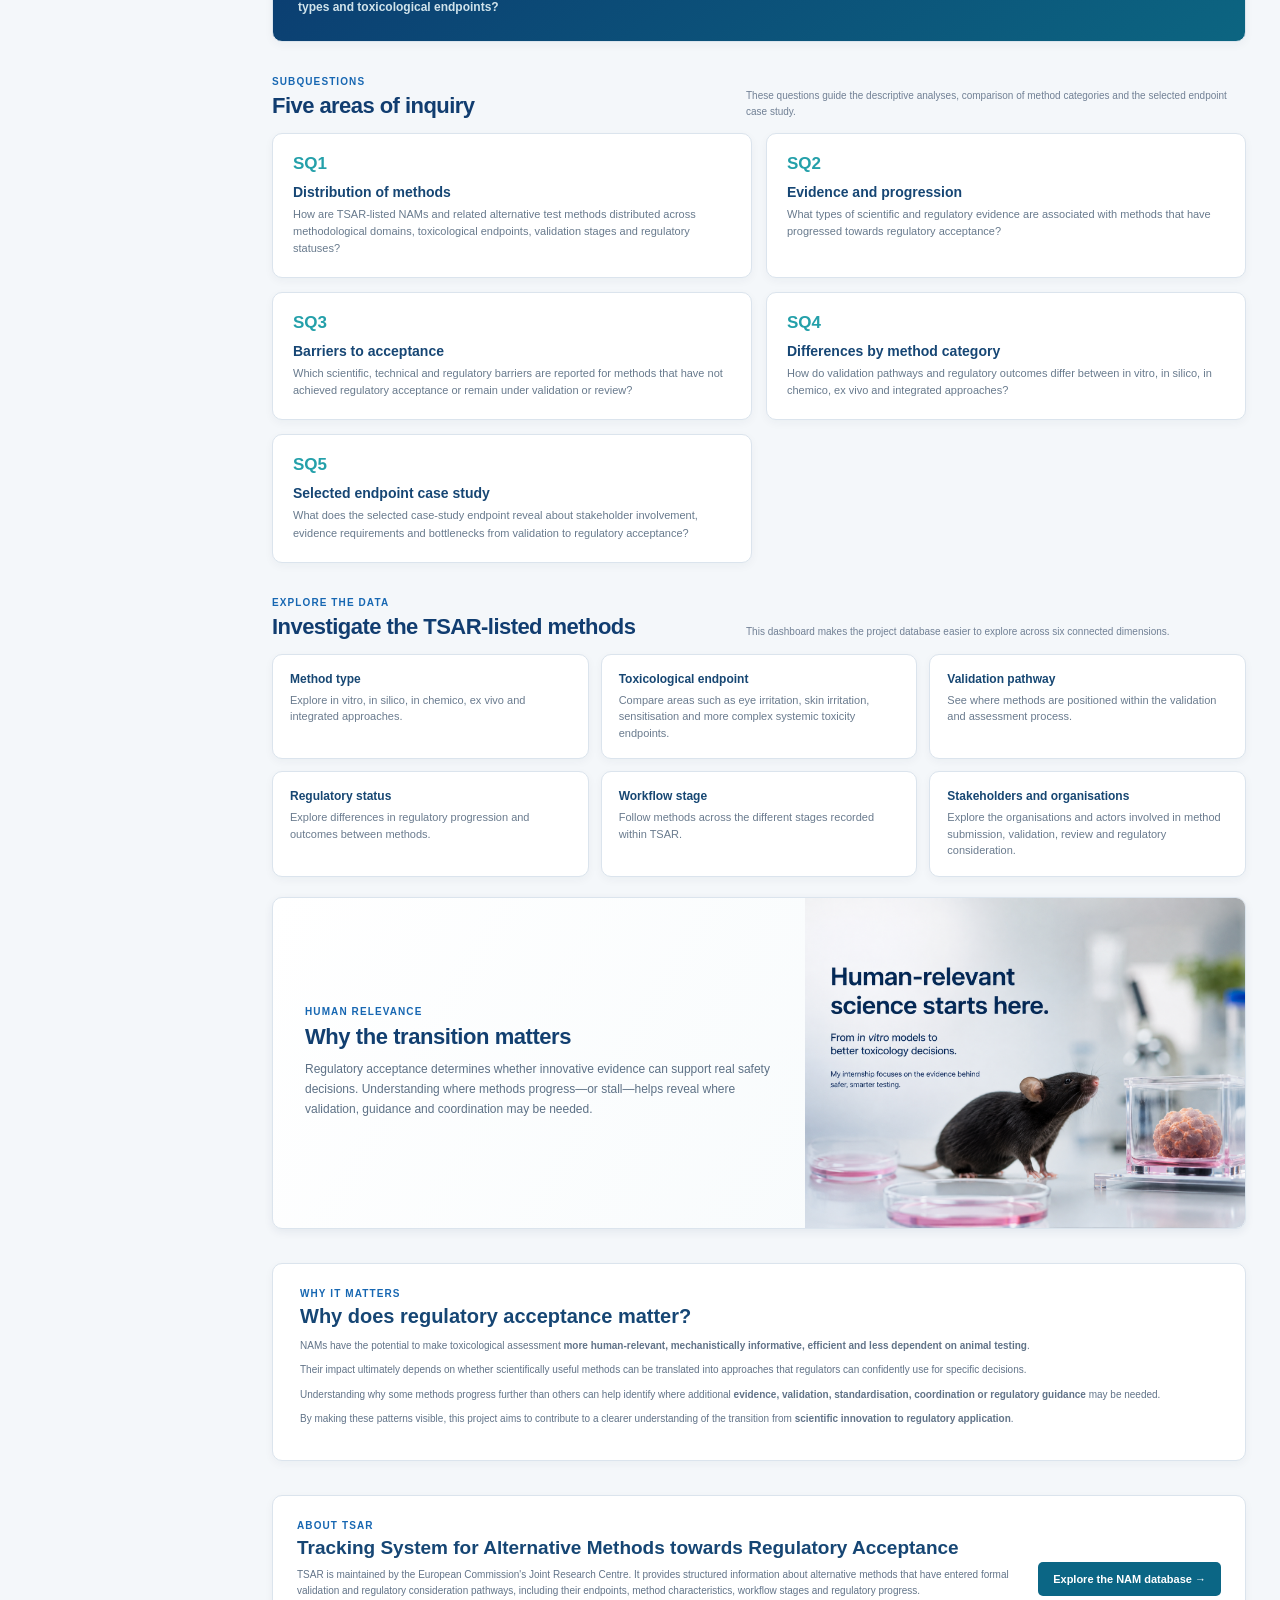
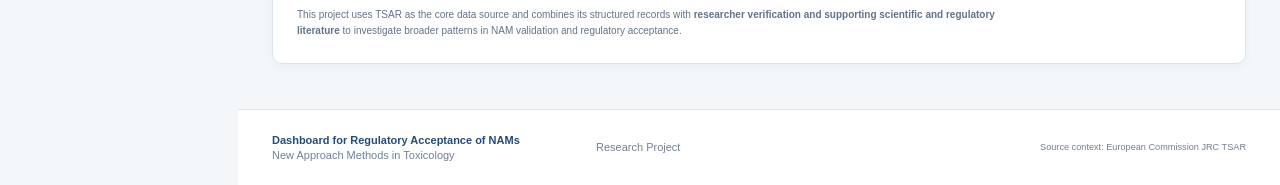
<file: project-overview.html>
<!doctype html>
<html lang="en">
<head>
  <meta charset="UTF-8">
  <meta name="viewport" content="width=device-width, initial-scale=1.0">
  <!-- TemplateBeginEditable name="page-title" -->
  <title>Project Overview | Regulatory Acceptance of NAMs</title>
  <!-- TemplateEndEditable -->
  <!-- TemplateBeginEditable name="page-description" -->
  <meta name="description" content="Project aims, research questions and the pathway from NAM development to regulatory acceptance.">
  <!-- TemplateEndEditable -->
  <link rel="icon" type="image/png" href="../images/favicon.png">
  <link rel="stylesheet" href="../css/site.css">
  <link rel="stylesheet" href="../css/bootstrap-studio.css">
</head>
<body>
<!-- TemplateBeginEditable name="page-content" -->
<main class="app-shell container-fluid">
<aside class="sidebar "><a class="brand" href="../home.html" aria-label="Dashboard for Regulatory Acceptance of NAMs — Home"><img class="brand-logo" src="../images/nam-dashboard-logo-compact.png" alt="Dashboard for Regulatory Acceptance of NAMs"/></a>
<nav aria-label="Primary navigation"><a class="nav-item" href="../home.html"><span aria-hidden="true">⌂</span>Home</a><a class="nav-item active" href="../project-overview/project-overview.html"><span aria-hidden="true">◇</span>Project Overview</a><a class="nav-item" href="../methodology/methodology.html"><span aria-hidden="true">⌁</span>Methodology</a><div class="nav-group"><button class="nav-item nav-group-toggle" type="button" aria-expanded="false" aria-controls="explore-submenu"><span aria-hidden="true">⌕</span><span class="nav-group-label">Explore the data</span><span class="nav-chevron" aria-hidden="true">›</span></button><div class="nav-submenu" id="explore-submenu"><a class="nav-subitem" href="../dictionary/data-guide.html">Data Guide</a><a class="nav-subitem" href="../explore/explore-data.html">Explore Data</a><a class="nav-subitem" href="../analysis/analysis-explorer.html">Analysis Explorer</a><a class="nav-subitem" href="../visualizations/visualizations.html">Visualizations</a></div></div><a class="nav-item" href="../Q&A/Q&A.html"><span class="qa-nav-icon" aria-hidden="true">?</span>Q&amp;A</a><a class="nav-item" href="../findings/findings.html"><span aria-hidden="true">◎</span>Findings</a><a class="nav-item" href="../downloads/downloads.html"><span aria-hidden="true">⇩</span>Downloads</a></nav>
<div class="sidebar-note"><span>TSAR snapshot · 28 August 2026</span><strong>147 TSAR records</strong><small>116 AI-reviewed · 31 expert-reviewed</small></div>
<div class="sidebar-footer">
<div class="sidebar-logos" aria-label="Institutional affiliations"><a href="https://www.uu.nl/en" target="_blank" rel="noreferrer" aria-label="Utrecht University"><img class="logo-uu" src="../images/utrecht-university.png" alt="Utrecht University"/></a></div>
<p>Research Project</p><small>MSc Health &amp; Environment<br/>Utrecht University</small></div>
</aside>
<section class="workspace">
<header class="topbar"><button class="menu-button" aria-label="Toggle navigation" aria-expanded="false">☰</button>
<div class="title-wrap"><span class="eyebrow">Research context</span><h1>Project Overview</h1><p>Exploring how New Approach Methodologies progress from development towards regulatory acceptance.</p></div>
<div class="header-actions"><a class="share-button" href="../explore/explore-data.html">Explore database →</a></div>
</header>
<div class="content page-content">
<section class="overview-hero panel card">
<div><span class="eyebrow">Dashboard for Regulatory Acceptance of NAMs</span><h2>From scientific promise to regulatory use</h2><p>New Approach Methodologies (NAMs) are transforming toxicological safety assessment. They include <strong>in vitro, in chemico, in silico, ex vivo and integrated approaches</strong> that can provide information about chemical hazards and risks while reducing or replacing reliance on traditional animal testing.</p><p>Developing a scientifically promising method, however, does not automatically lead to its use in regulatory decision-making. Methods may need to pass through several stages of <strong>validation, standardisation, independent review and regulatory evaluation</strong>, and progress can differ substantially between toxicological endpoints and types of NAMs.</p><p><strong>This research project investigates these pathways.</strong></p>
<div class="overview-actions"><a href="../explore/explore-data.html">Explore the database</a><a class="secondary" href="#about-project">Learn about the project</a></div>
</div>
<div class="overview-mark"><strong>NAMs</strong><span>Tracing the journey from development towards regulatory acceptance</span></div>
</section>
<figure class="editorial-figure"><img src="../images/animal-models-to-nams.png" alt="Illustration of the transition from animal models to New Approach Methodologies"/><figcaption><span class="eyebrow">The transition</span><h2>From established animal models to new approaches</h2><p>NAMs can provide mechanistic and human-relevant evidence while helping to reduce reliance on traditional animal testing. This project examines how that scientific promise translates into regulatory pathways.</p></figcaption></figure>
<section class="section-block panel overview-copy" id="about-project"><span class="eyebrow">About the project</span><h2>Validation pathways and regulatory outcomes</h2><p>This project examines the <strong>validation pathways and regulatory outcomes of New Approach Methodologies</strong> using data from the European Commission Joint Research Centre&#x27;s <strong>Tracking System for Alternative Methods towards Regulatory Acceptance (TSAR)</strong>.</p><p>TSAR contains information on alternative test methods that have entered formal validation and regulatory consideration processes. By systematically analysing these records, this project aims to understand not only <strong>which NAMs are being developed</strong>, but also <strong>how far they have progressed towards regulatory acceptance and what may influence that progression</strong>.</p><p>The research forms part of a Master&#x27;s thesis in <strong>Health &amp; Environment – Toxicology at Utrecht University</strong>.</p></section>
<section class="section-block panel overview-copy"><span class="eyebrow">The pathway</span><h2>From scientific development to regulatory use</h2><p>A NAM may be scientifically innovative without yet being ready for regulatory application.</p><p>Progress towards regulatory use can depend on many factors, including:</p>
<ul>
<li>the <strong>type of method</strong></li>
<li>the <strong>toxicological endpoint</strong> being addressed</li>
<li>the availability of a clear and reproducible protocol</li>
<li>the quality and extent of <strong>validation evidence</strong></li>
<li>the intended <strong>context of use</strong></li>
<li>independent scientific review</li>
<li>involvement of relevant stakeholders</li>
<li>standardisation and international harmonisation</li>
<li>regulatory requirements and acceptance processes</li>
</ul>
<p>The project therefore distinguishes between <strong>method development, validation, regulatory acceptance and implementation</strong> rather than treating them as a single process.</p></section>
<section class="section-block panel overview-question"><span class="eyebrow">Central research question</span><h2>What does this project investigate?</h2><p><strong>How do TSAR-listed NAMs and related alternative test methods differ in their validation characteristics and regulatory outcomes across method types and toxicological endpoints?</strong></p></section>
<section class="section-block" aria-labelledby="subquestions-title">
<div class="block-header">
<div><span class="eyebrow">Subquestions</span><h2 id="subquestions-title">Five areas of inquiry</h2></div>
<p>These questions guide the descriptive analyses, comparison of method categories and the selected endpoint case study.</p></div>
<div class="research-grid">
<article class="panel card card"><span>SQ1</span><h3>Distribution of methods</h3><p>How are TSAR-listed NAMs and related alternative test methods distributed across methodological domains, toxicological endpoints, validation stages and regulatory statuses?</p></article>
<article class="panel card card"><span>SQ2</span><h3>Evidence and progression</h3><p>What types of scientific and regulatory evidence are associated with methods that have progressed towards regulatory acceptance?</p></article>
<article class="panel card card"><span>SQ3</span><h3>Barriers to acceptance</h3><p>Which scientific, technical and regulatory barriers are reported for methods that have not achieved regulatory acceptance or remain under validation or review?</p></article>
<article class="panel card card"><span>SQ4</span><h3>Differences by method category</h3><p>How do validation pathways and regulatory outcomes differ between in vitro, in silico, in chemico, ex vivo and integrated approaches?</p></article>
<article class="panel card card"><span>SQ5</span><h3>Selected endpoint case study</h3><p>What does the selected case-study endpoint reveal about stakeholder involvement, evidence requirements and bottlenecks from validation to regulatory acceptance?</p></article>
</div>
</section>
<section class="section-block">
<div class="block-header">
<div><span class="eyebrow">Explore the data</span><h2>Investigate the TSAR-listed methods</h2></div>
<p>This dashboard makes the project database easier to explore across six connected dimensions.</p></div>
<div class="explore-topics">
<article class="panel card card"><h3>Method type</h3><p>Explore in vitro, in silico, in chemico, ex vivo and integrated approaches.</p></article>
<article class="panel card card"><h3>Toxicological endpoint</h3><p>Compare areas such as eye irritation, skin irritation, sensitisation and more complex systemic toxicity endpoints.</p></article>
<article class="panel card card"><h3>Validation pathway</h3><p>See where methods are positioned within the validation and assessment process.</p></article>
<article class="panel card card"><h3>Regulatory status</h3><p>Explore differences in regulatory progression and outcomes between methods.</p></article>
<article class="panel card card"><h3>Workflow stage</h3><p>Follow methods across the different stages recorded within TSAR.</p></article>
<article class="panel card card"><h3>Stakeholders and organisations</h3><p>Explore the organisations and actors involved in method submission, validation, review and regulatory consideration.</p></article>
</div>
</section>
<figure class="editorial-figure reverse"><img src="../images/human-relevant-science.png" alt="Illustration of human-relevant toxicology research"/><figcaption><span class="eyebrow">Human relevance</span><h2>Why the transition matters</h2><p>Regulatory acceptance determines whether innovative evidence can support real safety decisions. Understanding where methods progress—or stall—helps reveal where validation, guidance and coordination may be needed.</p></figcaption></figure>
<section class="section-block panel overview-copy"><span class="eyebrow">Why it matters</span><h2>Why does regulatory acceptance matter?</h2><p>NAMs have the potential to make toxicological assessment <strong>more human-relevant, mechanistically informative, efficient and less dependent on animal testing</strong>.</p><p>Their impact ultimately depends on whether scientifically useful methods can be translated into approaches that regulators can confidently use for specific decisions.</p><p>Understanding why some methods progress further than others can help identify where additional <strong>evidence, validation, standardisation, coordination or regulatory guidance</strong> may be needed.</p><p>By making these patterns visible, this project aims to contribute to a clearer understanding of the transition from <strong>scientific innovation to regulatory application</strong>.</p></section>
<section class="section-block panel overview-source">
<div><span class="eyebrow">About TSAR</span><h2>Tracking System for Alternative Methods towards Regulatory Acceptance</h2><p>TSAR is maintained by the European Commission&#x27;s Joint Research Centre. It provides structured information about alternative methods that have entered formal validation and regulatory consideration pathways, including their endpoints, method characteristics, workflow stages and regulatory progress.</p><p>This project uses TSAR as the core data source and combines its structured records with <strong>researcher verification and supporting scientific and regulatory literature</strong> to investigate broader patterns in NAM validation and regulatory acceptance.</p></div>
<a href="../explore/explore-data.html">Explore the NAM database →</a></section>
</div>
<footer class="site-footer">
<div><strong>Dashboard for Regulatory Acceptance of NAMs</strong><span>New Approach Methods in Toxicology</span></div>
<p>Research Project</p><small>Source context: European Commission JRC TSAR</small></footer>
</section>
</main>
<!-- TemplateEndEditable -->
<script src="../js/base.js"></script>
</body>
</html>
</file>
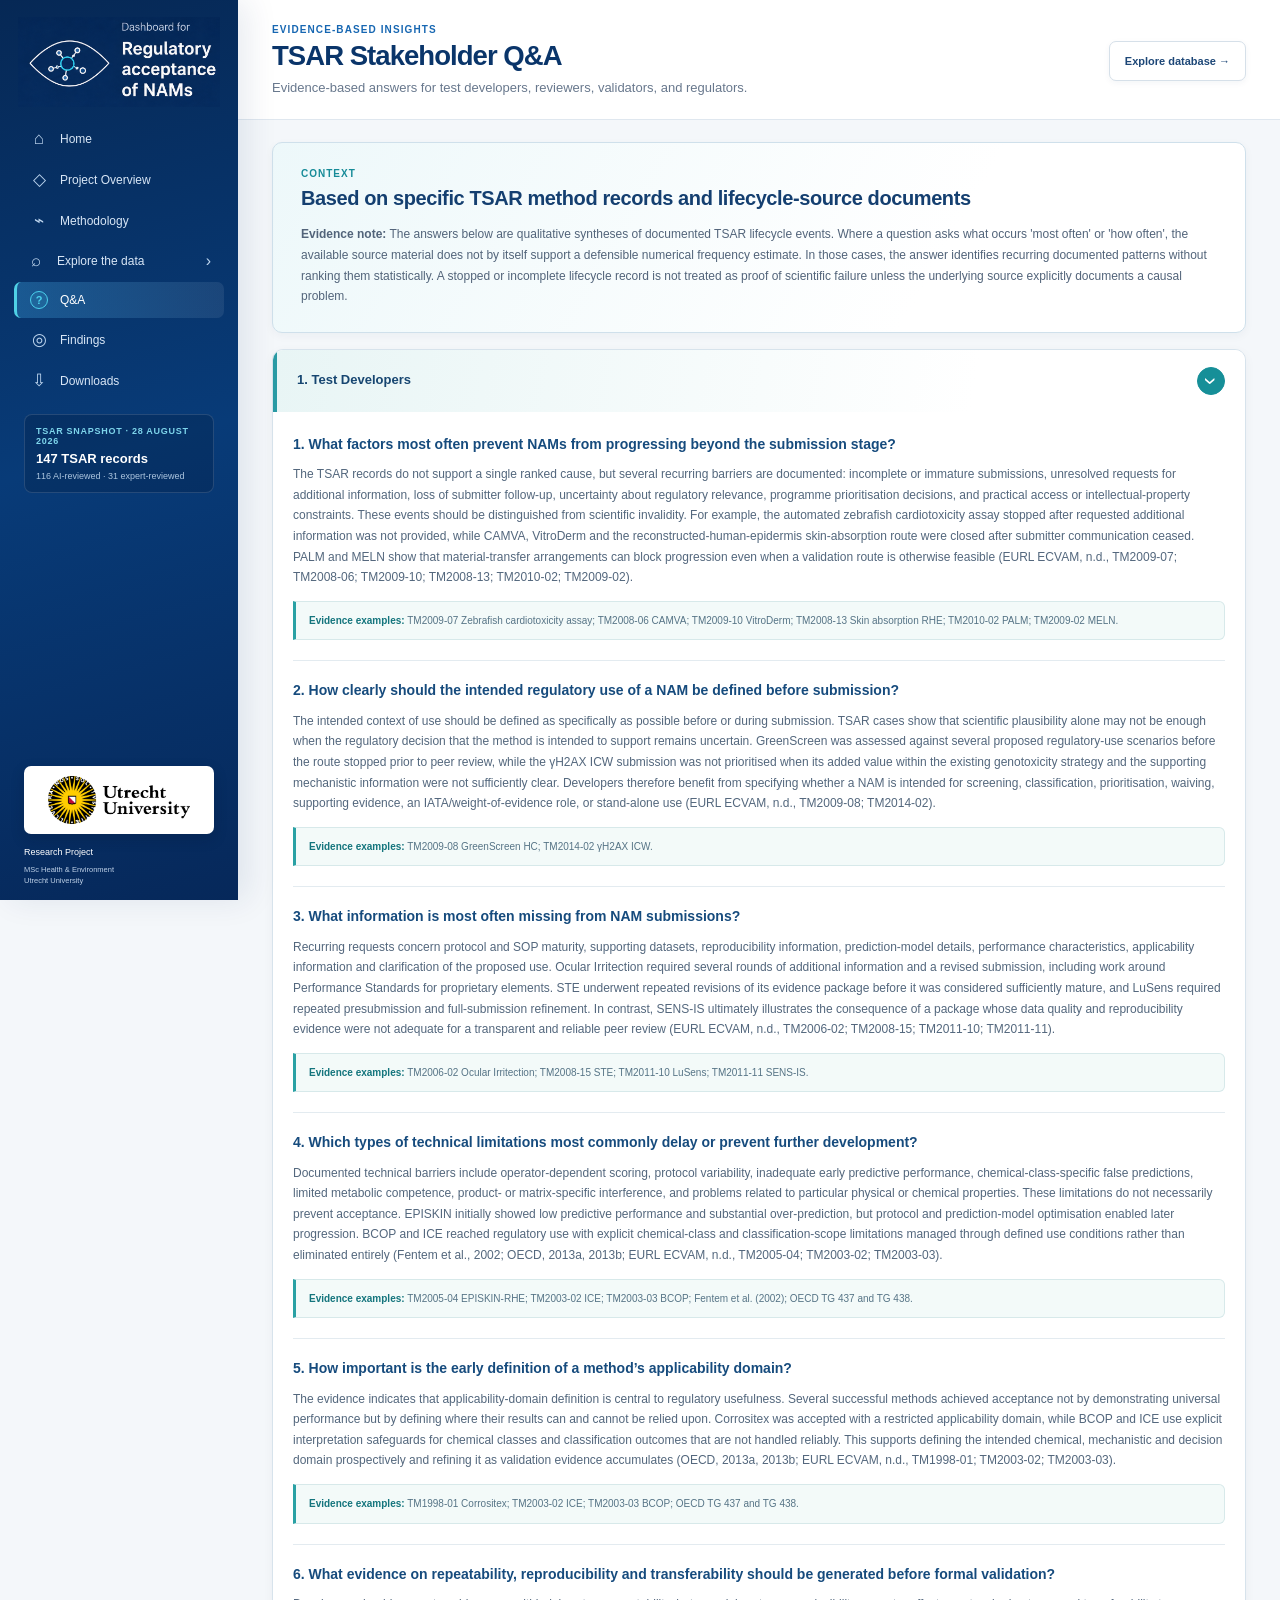
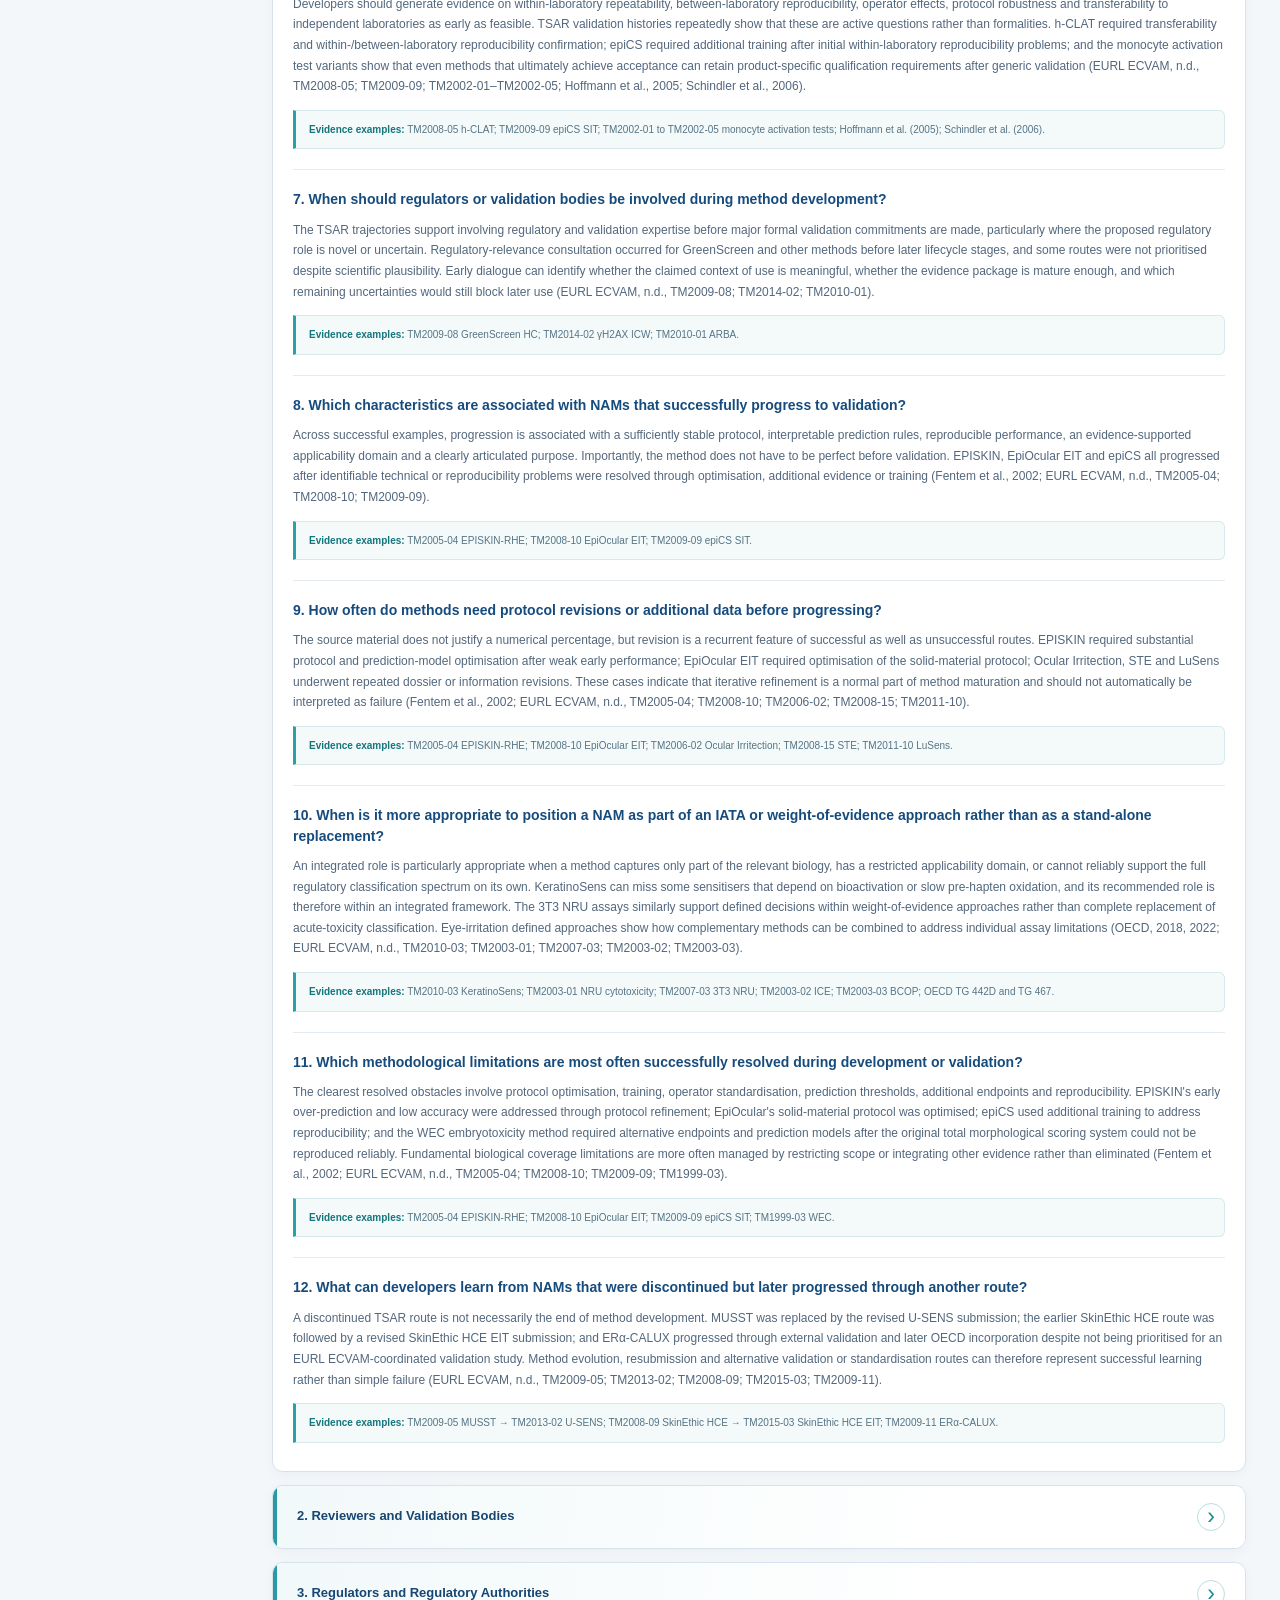
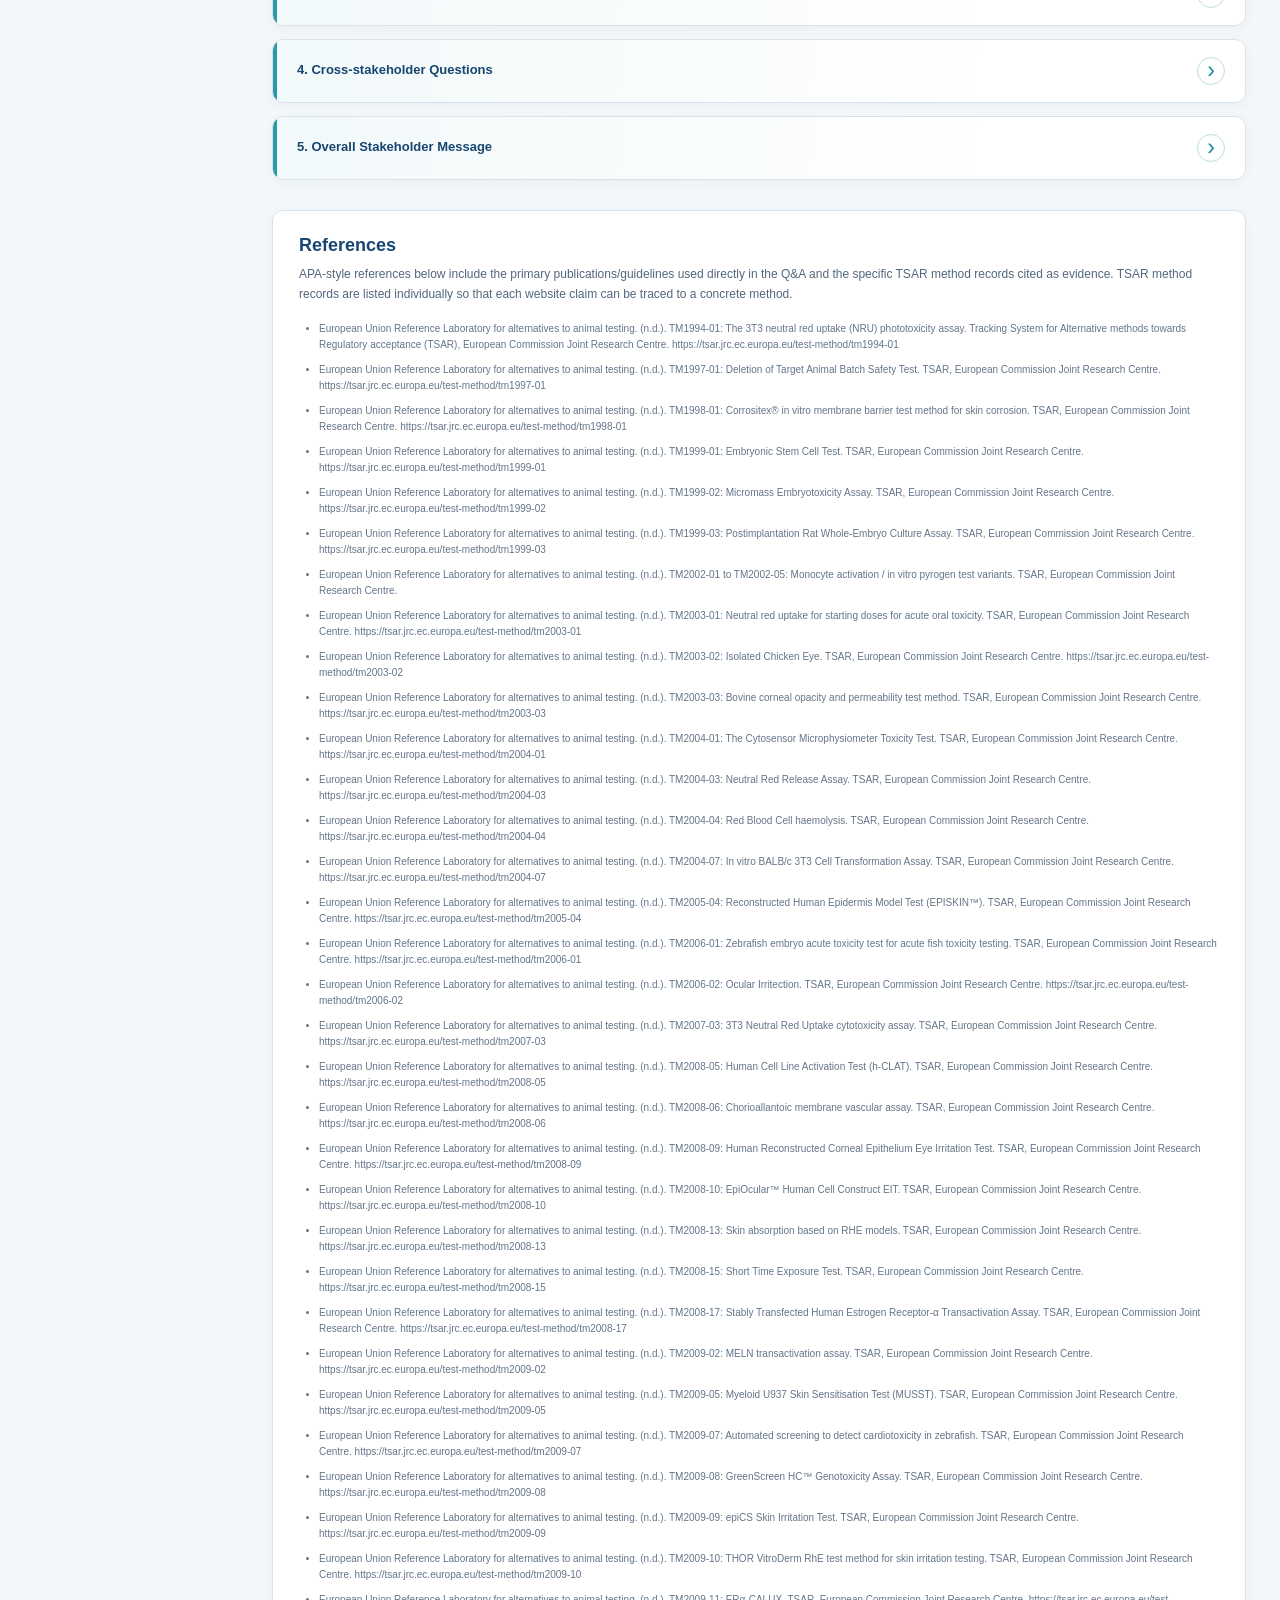
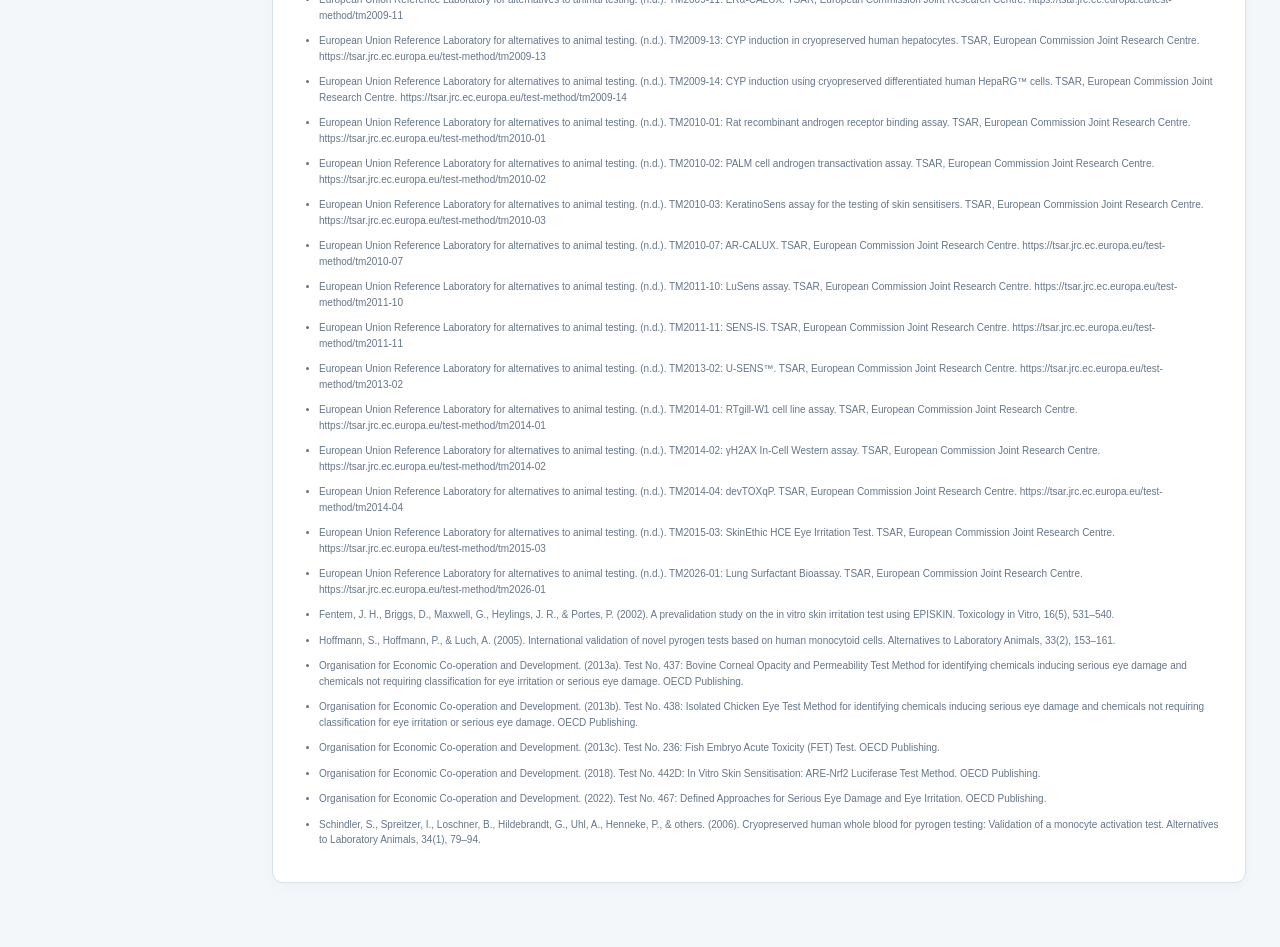
<file: Q&A.html>
<!doctype html>
<html lang="en">
<head>
  <meta charset="UTF-8">
  <meta name="viewport" content="width=device-width, initial-scale=1.0">
  <title>Q&A | Regulatory Acceptance of NAMs</title>
  <meta name="description" content="Evidence-based Q&A regarding the regulatory acceptance of New Approach Methodologies based on TSAR records.">
  <link rel="icon" type="image/png" href="../images/favicon.png">
  <link rel="stylesheet" href="../css/site.css?v=20260827-insights2">
  <link rel="stylesheet" href="../css/bootstrap-studio.css">
  <style>
    /* Extra styles specifiek voor de Q&A pagina */
    .qa-header {
      background-color: #f8f9fa;
      padding: 3rem 0;
      margin-bottom: 2rem;
      border-bottom: 1px solid #e9ecef;
    }
    
    .qa-category {
      margin-bottom: 1.5rem;
      border: 1px solid #dee2e6;
      border-radius: 0.5rem;
      overflow: hidden;
      background: #fff;
    }

    .qa-category-header {
      background-color: #f1f3f5;
      padding: 1rem 1.5rem;
      cursor: pointer;
      display: flex;
      justify-content: space-between;
      align-items: center;
      font-weight: 600;
      color: #212529;
      transition: background-color 0.2s;
    }

    .qa-category-header:hover {
      background-color: #e9ecef;
    }

    .qa-category-header::after {
      content: '▼';
      font-size: 0.8rem;
      transition: transform 0.3s;
    }

    .qa-category.active .qa-category-header::after {
      transform: rotate(180deg);
    }

    .qa-category-content {
      display: none;
      padding: 0;
    }

    .qa-category.active .qa-category-content {
      display: block;
    }

    .qa-item {
      padding: 1.5rem;
      border-bottom: 1px solid #eee;
    }

    .qa-item:last-child {
      border-bottom: none;
    }

    .qa-question {
      font-size: 1.1rem;
      font-weight: 600;
      color: #0d6efd; /* Bootstrap primary color */
      margin-bottom: 1rem;
    }

    .qa-answer {
      color: #495057;
      line-height: 1.6;
      margin-bottom: 1rem;
    }

    .qa-evidence {
      background-color: #f8f9fa;
      border-left: 4px solid #6c757d;
      padding: 1rem;
      font-size: 0.9rem;
      color: #6c757d;
      margin-top: 0.5rem;
    }

    .qa-evidence strong {
      color: #495057;
    }

    .qa-ref-section {
      margin-top: 4rem;
      padding-top: 2rem;
      border-top: 2px solid #dee2e6;
    }

    .qa-ref-list {
      padding-left: 1.5rem;
      font-size: 0.9rem;
      color: #6c757d;
    }
    
    .qa-ref-list li {
      margin-bottom: 0.8rem;
    }

    /* Q&A presentation: aligned with the dashboard’s reading and evidence patterns. */
    .qa-page { max-width: 1180px; padding-bottom: 64px; }
    .qa-page .intro-panel { display: block; margin-bottom: 16px !important; padding: 25px 28px; border-color: #cfe0eb; background: linear-gradient(120deg, #edf8fa 0%, #fff 68%); }
    .qa-page .section-heading { display: block; }
    .qa-page .section-heading > span { display: block; margin-bottom: 6px; color: #168b98; font-size: 10px; font-weight: 800; letter-spacing: .1em; text-transform: uppercase; }
    .qa-page .section-heading h2 { max-width: 790px; color: #143f70; font-size: 20px; line-height: 1.3; letter-spacing: -.02em; text-transform: none; }
    .qa-page .intro-panel .qa-answer { max-width: 920px; margin: 13px 0 0; }
    #qa-container { display: grid; gap: 13px; }
    .qa-category { margin: 0; overflow: hidden; border: 1px solid #d7e3ec; border-radius: 11px; background: #fff; box-shadow: 0 3px 11px rgba(9, 43, 81, .045); }
    .qa-category-header { width: 100%; display: flex; align-items: center; justify-content: space-between; gap: 20px; padding: 17px 20px; border: 0; border-left: 4px solid #299aa4; background: linear-gradient(100deg, #f2f9fa, #fff 72%); color: #174671; font: 800 13px/1.3 Arial, Helvetica, sans-serif; text-align: left; cursor: pointer; transition: background .18s ease, color .18s ease; }
    .qa-category-header:hover, .qa-category-header:focus-visible { background: #eaf6f7; color: #0d6878; outline: none; }
    .qa-category-header:focus-visible { box-shadow: inset 0 0 0 3px rgba(56, 169, 180, .32); }
    .qa-category-header::after { content: '›'; flex: 0 0 26px; width: 26px; height: 26px; display: grid; place-items: center; border: 1px solid #bddde0; border-radius: 50%; background: #fff; color: #168c96; font-size: 23px; font-weight: 400; line-height: 1; transform: rotate(0deg); transition: transform .22s ease, background .18s ease; }
    .qa-category.active .qa-category-header { background: linear-gradient(100deg, #e8f5f5, #fff 72%); }
    .qa-category.active .qa-category-header::after { background: #168f98; border-color: #168f98; color: #fff; transform: rotate(90deg); }
    .qa-category-content { display: none; padding: 3px 20px 8px; }
    .qa-category.active .qa-category-content { display: block; }
    .qa-item { padding: 19px 0 20px; border-bottom: 1px solid #e3ebf0; }
    .qa-item:last-child { border-bottom: 0; }
    .qa-question { max-width: 940px; margin: 0 0 10px; color: #164b7d; font-size: 14px; font-weight: 700; line-height: 1.45; }
    .qa-answer { max-width: 940px; margin: 0; color: #53677d; font-size: 12px; line-height: 1.72; }
    .qa-evidence { max-width: 940px; margin: 13px 0 0; padding: 11px 13px; border: 1px solid #d7e9ea; border-left: 3px solid #2aa1a4; border-radius: 0 6px 6px 0; background: #f3faf9; color: #567486; font-size: 10px; line-height: 1.55; }
    .qa-evidence strong { color: #14757d; }
    .qa-ref-section { margin-top: 30px; padding: 24px 26px; border: 1px solid #d7e3ec; border-radius: 11px; background: #fff; box-shadow: 0 3px 11px rgba(9, 43, 81, .04); }
    .qa-ref-section h2 { margin: 0 0 8px; color: #164671; font-size: 18px; }
    .qa-ref-list { max-width: 980px; margin: 16px 0 0; padding-left: 20px; color: #647589; font-size: 10px; line-height: 1.55; }
    .qa-ref-list li { margin-bottom: 10px; }
    .qa-nav-icon { width: 18px !important; height: 18px; display: inline-grid !important; place-items: center; border: 1px solid currentColor; border-radius: 50%; color: #bed6ef; font-size: 11px !important; font-weight: 800; line-height: 1; }
    .nav-item.active .qa-nav-icon { color: #4bd1ed; background: rgba(75, 209, 237, .12); }
    @media (max-width: 760px) { .qa-page { padding-bottom: 36px; } .qa-page .intro-panel { padding: 20px; } .qa-page .section-heading h2 { font-size: 18px; } .qa-category-header { padding: 15px 16px; font-size: 12px; } .qa-category-content { padding: 2px 16px 6px; } .qa-item { padding: 17px 0; } .qa-question { font-size: 13px; } .qa-answer { font-size: 11px; line-height: 1.65; } .qa-ref-section { padding: 20px; } }  </style>
</head>
<body>
<!-- TemplateBeginEditable name="page-content" -->
<main class="app-shell container-fluid">
  <aside class="sidebar">
    <a class="brand" href="../home.html" aria-label="Dashboard for Regulatory Acceptance of NAMs — Home">
      <img class="brand-logo" src="../images/nam-dashboard-logo-compact.png" alt="Dashboard for Regulatory Acceptance of NAMs"/>
    </a>
    <nav aria-label="Primary navigation">
      <a class="nav-item" href="../home.html"><span aria-hidden="true">⌂</span>Home</a>
      <a class="nav-item" href="../project-overview/project-overview.html"><span aria-hidden="true">◇</span>Project Overview</a>
      <a class="nav-item" href="../methodology/methodology.html"><span aria-hidden="true">⌁</span>Methodology</a>
      <div class="nav-group">
        <button class="nav-item nav-group-toggle" type="button" aria-expanded="false" aria-controls="explore-submenu">
          <span aria-hidden="true">⌕</span>
          <span class="nav-group-label">Explore the data</span>
          <span class="nav-chevron" aria-hidden="true">›</span>
        </button>
        <div class="nav-submenu" id="explore-submenu">
          <a class="nav-subitem" href="../dictionary/data-guide.html">Data Guide</a>
          <a class="nav-subitem" href="../explore/explore-data.html">Explore Data</a>
          <a class="nav-subitem" href="../analysis/analysis-explorer.html">Analysis Explorer</a>
          <a class="nav-subitem" href="../visualizations/visualizations.html">Visualizations</a>
        </div>
      </div>
      <a class="nav-item active" href="./Q&A.html"><span class="qa-nav-icon" aria-hidden="true">?</span>Q&amp;A</a>
      <a class="nav-item" href="../findings/findings.html"><span aria-hidden="true">◎</span>Findings</a>
      <a class="nav-item" href="../downloads/downloads.html"><span aria-hidden="true">⇩</span>Downloads</a>
    </nav>
    <div class="sidebar-note">
      <span>TSAR snapshot · 28 August 2026</span>
      <strong>147 TSAR records</strong>
      <small>116 AI-reviewed · 31 expert-reviewed</small>
    </div>
    <div class="sidebar-footer">
      <div class="sidebar-logos" aria-label="Institutional affiliations">
        <a href="https://www.uu.nl/en" target="_blank" rel="noreferrer" aria-label="Utrecht University">
          <img class="logo-uu" src="../images/utrecht-university.png" alt="Utrecht University"/>
        </a>
      </div>
      <p>Research Project</p>
      <small>MSc Health &amp; Environment<br/>Utrecht University</small>
    </div>
  </aside>

  <section class="workspace">
    <header class="topbar">
      <button class="menu-button" aria-label="Toggle navigation" aria-expanded="false">☰</button>
      <div class="title-wrap">
        <span class="eyebrow">Evidence-based insights</span>
        <h1>TSAR Stakeholder Q&A</h1>
        <p>Evidence-based answers for test developers, reviewers, validators, and regulators.</p>
      </div>
      <div class="header-actions">
        <a class="share-button" href="../explore/explore-data.html">Explore database →</a>
      </div>
    </header>

    <div class="content page-content qa-page">
      
      <!-- Introduction -->
      <section class="intro-panel panel card" style="margin-bottom: 2rem;">
        <div>
          <div class="section-heading">
            <span>Context</span>
            <h2>Based on specific TSAR method records and lifecycle-source documents</h2>
          </div>
          <p class="qa-answer">
            <strong>Evidence note:</strong> The answers below are qualitative syntheses of documented TSAR lifecycle events. Where a question asks what occurs 'most often' or 'how often', the available source material does not by itself support a defensible numerical frequency estimate. In those cases, the answer identifies recurring documented patterns without ranking them statistically. A stopped or incomplete lifecycle record is not treated as proof of scientific failure unless the underlying source explicitly documents a causal problem.
          </p>
        </div>
      </section>

      <!-- Q&A Container -->
      <div id="qa-container">
        
        <!-- Section 1: Test Developers -->
        <div class="qa-category active">
          <button class="qa-category-header" type="button" aria-expanded="true">1. Test Developers</button>
          <div class="qa-category-content">
            <!-- Q1 -->
            <div class="qa-item">
              <div class="qa-question">1. What factors most often prevent NAMs from progressing beyond the submission stage?</div>
              <div class="qa-answer">
                The TSAR records do not support a single ranked cause, but several recurring barriers are documented: incomplete or immature submissions, unresolved requests for additional information, loss of submitter follow-up, uncertainty about regulatory relevance, programme prioritisation decisions, and practical access or intellectual-property constraints. These events should be distinguished from scientific invalidity. For example, the automated zebrafish cardiotoxicity assay stopped after requested additional information was not provided, while CAMVA, VitroDerm and the reconstructed-human-epidermis skin-absorption route were closed after submitter communication ceased. PALM and MELN show that material-transfer arrangements can block progression even when a validation route is otherwise feasible (EURL ECVAM, n.d., TM2009-07; TM2008-06; TM2009-10; TM2008-13; TM2010-02; TM2009-02).
              </div>
              <div class="qa-evidence"><strong>Evidence examples:</strong> TM2009-07 Zebrafish cardiotoxicity assay; TM2008-06 CAMVA; TM2009-10 VitroDerm; TM2008-13 Skin absorption RHE; TM2010-02 PALM; TM2009-02 MELN.</div>
            </div>
            <!-- Q2 -->
            <div class="qa-item">
              <div class="qa-question">2. How clearly should the intended regulatory use of a NAM be defined before submission?</div>
              <div class="qa-answer">
                The intended context of use should be defined as specifically as possible before or during submission. TSAR cases show that scientific plausibility alone may not be enough when the regulatory decision that the method is intended to support remains uncertain. GreenScreen was assessed against several proposed regulatory-use scenarios before the route stopped prior to peer review, while the γH2AX ICW submission was not prioritised when its added value within the existing genotoxicity strategy and the supporting mechanistic information were not sufficiently clear. Developers therefore benefit from specifying whether a NAM is intended for screening, classification, prioritisation, waiving, supporting evidence, an IATA/weight-of-evidence role, or stand-alone use (EURL ECVAM, n.d., TM2009-08; TM2014-02).
              </div>
              <div class="qa-evidence"><strong>Evidence examples:</strong> TM2009-08 GreenScreen HC; TM2014-02 γH2AX ICW.</div>
            </div>
            <!-- Q3 -->
            <div class="qa-item">
              <div class="qa-question">3. What information is most often missing from NAM submissions?</div>
              <div class="qa-answer">
                Recurring requests concern protocol and SOP maturity, supporting datasets, reproducibility information, prediction-model details, performance characteristics, applicability information and clarification of the proposed use. Ocular Irritection required several rounds of additional information and a revised submission, including work around Performance Standards for proprietary elements. STE underwent repeated revisions of its evidence package before it was considered sufficiently mature, and LuSens required repeated presubmission and full-submission refinement. In contrast, SENS-IS ultimately illustrates the consequence of a package whose data quality and reproducibility evidence were not adequate for a transparent and reliable peer review (EURL ECVAM, n.d., TM2006-02; TM2008-15; TM2011-10; TM2011-11).
              </div>
              <div class="qa-evidence"><strong>Evidence examples:</strong> TM2006-02 Ocular Irritection; TM2008-15 STE; TM2011-10 LuSens; TM2011-11 SENS-IS.</div>
            </div>
            <!-- Q4 -->
            <div class="qa-item">
              <div class="qa-question">4. Which types of technical limitations most commonly delay or prevent further development?</div>
              <div class="qa-answer">
                Documented technical barriers include operator-dependent scoring, protocol variability, inadequate early predictive performance, chemical-class-specific false predictions, limited metabolic competence, product- or matrix-specific interference, and problems related to particular physical or chemical properties. These limitations do not necessarily prevent acceptance. EPISKIN initially showed low predictive performance and substantial over-prediction, but protocol and prediction-model optimisation enabled later progression. BCOP and ICE reached regulatory use with explicit chemical-class and classification-scope limitations managed through defined use conditions rather than eliminated entirely (Fentem et al., 2002; OECD, 2013a, 2013b; EURL ECVAM, n.d., TM2005-04; TM2003-02; TM2003-03).
              </div>
              <div class="qa-evidence"><strong>Evidence examples:</strong> TM2005-04 EPISKIN-RHE; TM2003-02 ICE; TM2003-03 BCOP; Fentem et al. (2002); OECD TG 437 and TG 438.</div>
            </div>
            <!-- Q5 -->
            <div class="qa-item">
              <div class="qa-question">5. How important is the early definition of a method’s applicability domain?</div>
              <div class="qa-answer">
                The evidence indicates that applicability-domain definition is central to regulatory usefulness. Several successful methods achieved acceptance not by demonstrating universal performance but by defining where their results can and cannot be relied upon. Corrositex was accepted with a restricted applicability domain, while BCOP and ICE use explicit interpretation safeguards for chemical classes and classification outcomes that are not handled reliably. This supports defining the intended chemical, mechanistic and decision domain prospectively and refining it as validation evidence accumulates (OECD, 2013a, 2013b; EURL ECVAM, n.d., TM1998-01; TM2003-02; TM2003-03).
              </div>
              <div class="qa-evidence"><strong>Evidence examples:</strong> TM1998-01 Corrositex; TM2003-02 ICE; TM2003-03 BCOP; OECD TG 437 and TG 438.</div>
            </div>
            <!-- Q6 -->
            <div class="qa-item">
              <div class="qa-question">6. What evidence on repeatability, reproducibility and transferability should be generated before formal validation?</div>
              <div class="qa-answer">
                Developers should generate evidence on within-laboratory repeatability, between-laboratory reproducibility, operator effects, protocol robustness and transferability to independent laboratories as early as feasible. TSAR validation histories repeatedly show that these are active questions rather than formalities. h-CLAT required transferability and within-/between-laboratory reproducibility confirmation; epiCS required additional training after initial within-laboratory reproducibility problems; and the monocyte activation test variants show that even methods that ultimately achieve acceptance can retain product-specific qualification requirements after generic validation (EURL ECVAM, n.d., TM2008-05; TM2009-09; TM2002-01–TM2002-05; Hoffmann et al., 2005; Schindler et al., 2006).
              </div>
              <div class="qa-evidence"><strong>Evidence examples:</strong> TM2008-05 h-CLAT; TM2009-09 epiCS SIT; TM2002-01 to TM2002-05 monocyte activation tests; Hoffmann et al. (2005); Schindler et al. (2006).</div>
            </div>
            <!-- Q7 -->
            <div class="qa-item">
              <div class="qa-question">7. When should regulators or validation bodies be involved during method development?</div>
              <div class="qa-answer">
                The TSAR trajectories support involving regulatory and validation expertise before major formal validation commitments are made, particularly where the proposed regulatory role is novel or uncertain. Regulatory-relevance consultation occurred for GreenScreen and other methods before later lifecycle stages, and some routes were not prioritised despite scientific plausibility. Early dialogue can identify whether the claimed context of use is meaningful, whether the evidence package is mature enough, and which remaining uncertainties would still block later use (EURL ECVAM, n.d., TM2009-08; TM2014-02; TM2010-01).
              </div>
              <div class="qa-evidence"><strong>Evidence examples:</strong> TM2009-08 GreenScreen HC; TM2014-02 γH2AX ICW; TM2010-01 ARBA.</div>
            </div>
            <!-- Q8 -->
            <div class="qa-item">
              <div class="qa-question">8. Which characteristics are associated with NAMs that successfully progress to validation?</div>
              <div class="qa-answer">
                Across successful examples, progression is associated with a sufficiently stable protocol, interpretable prediction rules, reproducible performance, an evidence-supported applicability domain and a clearly articulated purpose. Importantly, the method does not have to be perfect before validation. EPISKIN, EpiOcular EIT and epiCS all progressed after identifiable technical or reproducibility problems were resolved through optimisation, additional evidence or training (Fentem et al., 2002; EURL ECVAM, n.d., TM2005-04; TM2008-10; TM2009-09).
              </div>
              <div class="qa-evidence"><strong>Evidence examples:</strong> TM2005-04 EPISKIN-RHE; TM2008-10 EpiOcular EIT; TM2009-09 epiCS SIT.</div>
            </div>
            <!-- Q9 -->
            <div class="qa-item">
              <div class="qa-question">9. How often do methods need protocol revisions or additional data before progressing?</div>
              <div class="qa-answer">
                The source material does not justify a numerical percentage, but revision is a recurrent feature of successful as well as unsuccessful routes. EPISKIN required substantial protocol and prediction-model optimisation after weak early performance; EpiOcular EIT required optimisation of the solid-material protocol; Ocular Irritection, STE and LuSens underwent repeated dossier or information revisions. These cases indicate that iterative refinement is a normal part of method maturation and should not automatically be interpreted as failure (Fentem et al., 2002; EURL ECVAM, n.d., TM2005-04; TM2008-10; TM2006-02; TM2008-15; TM2011-10).
              </div>
              <div class="qa-evidence"><strong>Evidence examples:</strong> TM2005-04 EPISKIN-RHE; TM2008-10 EpiOcular EIT; TM2006-02 Ocular Irritection; TM2008-15 STE; TM2011-10 LuSens.</div>
            </div>
            <!-- Q10 -->
            <div class="qa-item">
              <div class="qa-question">10. When is it more appropriate to position a NAM as part of an IATA or weight-of-evidence approach rather than as a stand-alone replacement?</div>
              <div class="qa-answer">
                An integrated role is particularly appropriate when a method captures only part of the relevant biology, has a restricted applicability domain, or cannot reliably support the full regulatory classification spectrum on its own. KeratinoSens can miss some sensitisers that depend on bioactivation or slow pre-hapten oxidation, and its recommended role is therefore within an integrated framework. The 3T3 NRU assays similarly support defined decisions within weight-of-evidence approaches rather than complete replacement of acute-toxicity classification. Eye-irritation defined approaches show how complementary methods can be combined to address individual assay limitations (OECD, 2018, 2022; EURL ECVAM, n.d., TM2010-03; TM2003-01; TM2007-03; TM2003-02; TM2003-03).
              </div>
              <div class="qa-evidence"><strong>Evidence examples:</strong> TM2010-03 KeratinoSens; TM2003-01 NRU cytotoxicity; TM2007-03 3T3 NRU; TM2003-02 ICE; TM2003-03 BCOP; OECD TG 442D and TG 467.</div>
            </div>
            <!-- Q11 -->
            <div class="qa-item">
              <div class="qa-question">11. Which methodological limitations are most often successfully resolved during development or validation?</div>
              <div class="qa-answer">
                The clearest resolved obstacles involve protocol optimisation, training, operator standardisation, prediction thresholds, additional endpoints and reproducibility. EPISKIN's early over-prediction and low accuracy were addressed through protocol refinement; EpiOcular's solid-material protocol was optimised; epiCS used additional training to address reproducibility; and the WEC embryotoxicity method required alternative endpoints and prediction models after the original total morphological scoring system could not be reproduced reliably. Fundamental biological coverage limitations are more often managed by restricting scope or integrating other evidence rather than eliminated (Fentem et al., 2002; EURL ECVAM, n.d., TM2005-04; TM2008-10; TM2009-09; TM1999-03).
              </div>
              <div class="qa-evidence"><strong>Evidence examples:</strong> TM2005-04 EPISKIN-RHE; TM2008-10 EpiOcular EIT; TM2009-09 epiCS SIT; TM1999-03 WEC.</div>
            </div>
            <!-- Q12 -->
            <div class="qa-item">
              <div class="qa-question">12. What can developers learn from NAMs that were discontinued but later progressed through another route?</div>
              <div class="qa-answer">
                A discontinued TSAR route is not necessarily the end of method development. MUSST was replaced by the revised U-SENS submission; the earlier SkinEthic HCE route was followed by a revised SkinEthic HCE EIT submission; and ERα-CALUX progressed through external validation and later OECD incorporation despite not being prioritised for an EURL ECVAM-coordinated validation study. Method evolution, resubmission and alternative validation or standardisation routes can therefore represent successful learning rather than simple failure (EURL ECVAM, n.d., TM2009-05; TM2013-02; TM2008-09; TM2015-03; TM2009-11).
              </div>
              <div class="qa-evidence"><strong>Evidence examples:</strong> TM2009-05 MUSST → TM2013-02 U-SENS; TM2008-09 SkinEthic HCE → TM2015-03 SkinEthic HCE EIT; TM2009-11 ERα-CALUX.</div>
            </div>
          </div>
        </div>

        <!-- Section 2: Reviewers and Validation Bodies -->
        <div class="qa-category">
          <button class="qa-category-header" type="button" aria-expanded="false">2. Reviewers and Validation Bodies</button>
          <div class="qa-category-content">
            <!-- Q1 -->
            <div class="qa-item">
              <div class="qa-question">1. Which issues most commonly emerge during validation and peer review of NAMs?</div>
              <div class="qa-answer">
                Recurring documented issues include within- and between-laboratory reproducibility, protocol standardisation, prediction performance, evidence quality, applicability-domain definition, reference-chemical coverage and the clarity of the proposed regulatory role. These issues occur in methods that ultimately succeed as well as those that stop. Validation is therefore best viewed as a structured process for identifying and resolving decision-relevant uncertainty, not simply as a pass/fail gate (EURL ECVAM, n.d., TM2005-04; TM2008-05; TM2009-09; TM2011-11; TM2004-07).
              </div>
              <div class="qa-evidence"><strong>Evidence examples:</strong> TM2005-04 EPISKIN-RHE; TM2008-05 h-CLAT; TM2009-09 epiCS SIT; TM2011-11 SENS-IS; TM2004-07 BALB/c 3T3 CTA.</div>
            </div>
            <!-- Q2 -->
            <div class="qa-item">
              <div class="qa-question">2. What are the most frequent causes of insufficient reproducibility or transferability?</div>
              <div class="qa-answer">
                The source material identifies operator-dependent scoring, training requirements, biological-source variability, incompletely standardised procedures, test-system variability and laboratory-to-laboratory differences as recurrent contributors. For example, epiCS required training after within-laboratory reproducibility problems; BALB/c 3T3 CTA relied on subjective focus scoring and clearer criteria; and the monocyte activation test variants required multi-laboratory evaluation because use of primary cells or whole blood can introduce additional variability (EURL ECVAM, n.d., TM2009-09; TM2004-07; TM2002-01–TM2002-05; Hoffmann et al., 2005).
              </div>
              <div class="qa-evidence"><strong>Evidence examples:</strong> TM2009-09 epiCS SIT; TM2004-07 BALB/c 3T3 CTA; TM2002-01 to TM2002-05 MAT variants.</div>
            </div>
            <!-- Q3 -->
            <div class="qa-item">
              <div class="qa-question">3. Which types of additional evidence are most often requested during review?</div>
              <div class="qa-answer">
                Requests commonly involve additional reproducibility evidence, broader chemical coverage, protocol or prediction-model clarification, data that support the proposed applicability domain, and documentation that allows transparent re-analysis. KeratinoSens required additional within-laboratory reproducibility information; h-CLAT's transferability and reproducibility evidence was central to validation; and SENS-IS peer review ultimately stopped because the quality of submitted data did not permit a transparent, consistent and reliable review (EURL ECVAM, n.d., TM2010-03; TM2008-05; TM2011-11).
              </div>
              <div class="qa-evidence"><strong>Evidence examples:</strong> TM2010-03 KeratinoSens; TM2008-05 h-CLAT; TM2011-11 SENS-IS.</div>
            </div>
            <!-- Q4 -->
            <div class="qa-item">
              <div class="qa-question">4. How often are applicability-domain limitations identified during validation rather than during development?</div>
              <div class="qa-answer">
                The available evidence does not support a numerical estimate, but several method histories show the applicability domain becoming more precise during validation and review as broader chemical sets reveal class-specific performance. BCOP and ICE illustrate chemical-class-dependent prediction errors; Corrositex was ultimately accepted only for certain chemical types; and ZFET retained important case-dependent limitations despite successful reproducibility work and OECD standardisation. Applicability should therefore be treated as something that is progressively characterised, not assumed to be fixed at initial development (OECD, 2013a, 2013b; EURL ECVAM, n.d., TM1998-01; TM2003-02; TM2003-03; TM2006-01).
              </div>
              <div class="qa-evidence"><strong>Evidence examples:</strong> TM1998-01 Corrositex; TM2003-02 ICE; TM2003-03 BCOP; TM2006-01 ZFET.</div>
            </div>
            <!-- Q5 -->
            <div class="qa-item">
              <div class="qa-question">5. Which limitations can usually be resolved through protocol refinement, and which tend to remain?</div>
              <div class="qa-answer">
                Limitations linked to exposure conditions, assay timing, scoring rules, operator training, protocol harmonisation and prediction thresholds are often amenable to refinement. EPISKIN, EpiOcular EIT and epiCS provide examples. By contrast, missing metabolic competence, restricted biological-mechanism coverage, inability to determine reversibility, or inability to resolve all regulatory categories tend to remain as design limitations. These are better managed through defined applicability, complementary evidence or integrated approaches than by assuming that further protocol optimisation will remove them (Fentem et al., 2002; OECD, 2013a, 2022; EURL ECVAM, n.d., TM2005-04; TM2008-10; TM2009-09; TM2010-03; TM2003-03).
              </div>
              <div class="qa-evidence"><strong>Evidence examples:</strong> TM2005-04 EPISKIN-RHE; TM2008-10 EpiOcular EIT; TM2009-09 epiCS; TM2010-03 KeratinoSens; TM2003-03 BCOP.</div>
            </div>
            <!-- Q6 -->
            <div class="qa-item">
              <div class="qa-question">6. How should reviewers distinguish between a fundamental method limitation and a correctable validation issue?</div>
              <div class="qa-answer">
                A correctable validation issue is one for which protocol changes, training, additional data or harmonisation can plausibly restore reliable performance. A fundamental limitation is rooted in what the biological or technological system can represent. EPISKIN's early predictive problem proved correctable through optimisation, whereas KeratinoSens' reduced ability to detect some bioactivation-dependent sensitisers reflects mechanistic coverage and is therefore managed through integration with other evidence. BCOP's inability to determine reversibility is similarly a design limitation rather than a simple validation defect (Fentem et al., 2002; OECD, 2013a, 2018; EURL ECVAM, n.d., TM2005-04; TM2010-03; TM2003-03).
              </div>
              <div class="qa-evidence"><strong>Evidence examples:</strong> TM2005-04 EPISKIN-RHE; TM2010-03 KeratinoSens; TM2003-03 BCOP.</div>
            </div>
            <!-- Q7 -->
            <div class="qa-item">
              <div class="qa-question">7. Which performance characteristics appear most important for successful progression to regulatory consideration?</div>
              <div class="qa-answer">
                The TSAR cases repeatedly emphasise reproducibility, transferability, sensitivity and specificity in the intended context, known false-positive and false-negative patterns, protocol robustness and a clearly bounded applicability domain. Reviewers should therefore look beyond a single global accuracy statistic. In BCOP, for example, regulatory interpretation depends materially on known class-specific over- and under-prediction. In the monocyte activation tests, generic validity coexists with product-specific suitability requirements (OECD, 2013a; EURL ECVAM, n.d., TM2003-03; TM2002-01–TM2002-05).
              </div>
              <div class="qa-evidence"><strong>Evidence examples:</strong> TM2003-03 BCOP; TM2002-01 to TM2002-05 MAT variants.</div>
            </div>
            <!-- Q8 -->
            <div class="qa-item">
              <div class="qa-question">8. How often does scientific validation result in regulatory uptake?</div>
              <div class="qa-answer">
                The source material does not justify a single conversion percentage, and the method histories show clearly that scientific validation does not guarantee regulatory uptake. Cytosensor completed validation and peer review and entered OECD Test Guideline development, but the guideline project was stopped because the validated technology was no longer commercially available. Cryopreserved human hepatocytes progressed through validation and peer review but OECD later selected the related HepaRG approach for guideline development. These are late-stage implementation and standards-route barriers rather than failures of scientific validation (EURL ECVAM, n.d., TM2004-01; TM2009-13; TM2009-14).
              </div>
              <div class="qa-evidence"><strong>Evidence examples:</strong> TM2004-01 Cytosensor; TM2009-13 CryoHeps; TM2009-14 HepaRG.</div>
            </div>
            <!-- Q9 -->
            <div class="qa-item">
              <div class="qa-question">9. At what stage should the intended regulatory context of use be reassessed?</div>
              <div class="qa-answer">
                The intended context of use should be revisited before validation, during peer review and again before standards development or implementation. As evidence accumulates, the defensible use may become narrower, more conditional or more integrated than initially proposed. The 3T3 NRU assays, BCOP, ICE and several embryotoxicity methods show that useful regulatory roles can remain even when the evidence does not support broad one-to-one replacement of the legacy animal test (EURL ECVAM, n.d., TM2003-01; TM2007-03; TM2003-02; TM2003-03; TM1999-01–TM1999-03).
              </div>
              <div class="qa-evidence"><strong>Evidence examples:</strong> TM2003-01 NRU cytotoxicity; TM2007-03 3T3 NRU; TM2003-02 ICE; TM2003-03 BCOP; TM1999-01 to TM1999-03 embryotoxicity methods.</div>
            </div>
            <!-- Q10 -->
            <div class="qa-item">
              <div class="qa-question">10. When is validation of an integrated approach more appropriate than validation of a single NAM in isolation?</div>
              <div class="qa-answer">
                An integrated approach is particularly appropriate when the regulatory decision depends on multiple biological events or evidence streams that no single assay can capture adequately. The OECD defined approaches for serious eye damage and eye irritation combine complementary information sources to manage limitations of individual assays such as BCOP and ICE. Skin-sensitisation methods such as KeratinoSens likewise have intended roles within an IATA because mechanistic coverage is incomplete at the single-assay level (OECD, 2018, 2022; EURL ECVAM, n.d., TM2003-02; TM2003-03; TM2010-03).
              </div>
              <div class="qa-evidence"><strong>Evidence examples:</strong> TM2003-02 ICE; TM2003-03 BCOP; TM2010-03 KeratinoSens; OECD TG 442D and TG 467.</div>
            </div>
            <!-- Q11 -->
            <div class="qa-item">
              <div class="qa-question">11. Which bottlenecks identified during peer review most often delay subsequent regulatory acceptance?</div>
              <div class="qa-answer">
                The evidence identifies insufficient evidence for the claimed regulatory use, incomplete reproducibility evidence, unresolved applicability questions, absence of adequate performance standards and uncertainty about how the method fits existing decision frameworks as recurring late-stage issues. Neutral Red Release and RBC haemolysis completed retrospective validation, but ESAC concluded that the evidence was insufficient to support regulatory recommendation. BALB/c 3T3 CTA required further assessment criteria, procedure refinement and supporting evidence before broader regulatory use could be considered (EURL ECVAM, n.d., TM2004-03; TM2004-04; TM2004-07).
              </div>
              <div class="qa-evidence"><strong>Evidence examples:</strong> TM2004-03 Neutral Red Release; TM2004-04 RBC haemolysis; TM2004-07 BALB/c 3T3 CTA.</div>
            </div>
            <!-- Q12 -->
            <div class="qa-item">
              <div class="qa-question">12. What lessons can be learned from successfully validated NAMs that nevertheless experienced limited regulatory uptake?</div>
              <div class="qa-answer">
                Scientific validity and regulatory acceptability answer different questions. A method may be reproducible and scientifically valid but still lack a sufficiently useful regulatory role, practical implementation route, commercial availability or standards pathway. Cytosensor and CryoHeps illustrate post-validation barriers, while the embryotoxicity methods EST, Micromass and WEC were considered scientifically validated but not replacements for reproductive-toxicity testing as a whole. Review should therefore assess both scientific confidence and decision relevance explicitly (EURL ECVAM, n.d., TM2004-01; TM2009-13; TM1999-01–TM1999-03).
              </div>
              <div class="qa-evidence"><strong>Evidence examples:</strong> TM2004-01 Cytosensor; TM2009-13 CryoHeps; TM1999-01 EST; TM1999-02 Micromass; TM1999-03 WEC.</div>
            </div>
          </div>
        </div>

        <!-- Section 3: Regulators and Regulatory Authorities -->
        <div class="qa-category">
          <button class="qa-category-header" type="button" aria-expanded="false">3. Regulators and Regulatory Authorities</button>
          <div class="qa-category-content">
            <!-- Q1 -->
            <div class="qa-item">
              <div class="qa-question">1. Which factors most commonly prevent scientifically promising NAMs from progressing to regulatory acceptance?</div>
              <div class="qa-answer">
                The TSAR records do not support a single ranked factor, but recurring barriers include unclear regulatory purpose, restricted or insufficiently characterised applicability, incomplete evidence for the proposed decision, dependence on complementary evidence, standards-development barriers and practical implementation constraints. Cytosensor shows that commercial availability can stop a standards route after scientific validation, while GreenScreen illustrates how unresolved regulatory relevance can prevent progression before peer review (EURL ECVAM, n.d., TM2004-01; TM2009-08).
              </div>
              <div class="qa-evidence"><strong>Evidence examples:</strong> TM2004-01 Cytosensor; TM2009-08 GreenScreen HC; TM2009-13 CryoHeps; TM2009-14 HepaRG.</div>
            </div>
            <!-- Q2 -->
            <div class="qa-item">
              <div class="qa-question">2. At what stage does regulatory uncertainty most often become a bottleneck?</div>
              <div class="qa-answer">
                Regulatory uncertainty can emerge early during presubmission or submission assessment and can reappear after successful scientific validation. Early in the lifecycle, the central question may be whether the proposed use addresses a regulatory need at all; later, the question becomes how validated results can be incorporated into an existing decision framework. GreenScreen and γH2AX ICW show early regulatory-relevance uncertainty, while ZFET demonstrates that OECD standardisation does not automatically settle every sector-specific replacement question (EURL ECVAM, n.d., TM2009-08; TM2014-02; TM2006-01).
              </div>
              <div class="qa-evidence"><strong>Evidence examples:</strong> TM2009-08 GreenScreen HC; TM2014-02 γH2AX ICW; TM2006-01 ZFET.</div>
            </div>
            <!-- Q3 -->
            <div class="qa-item">
              <div class="qa-question">3. How important is early regulatory consultation for successful NAM progression?</div>
              <div class="qa-answer">
                Early consultation is valuable because it can identify unsupported use claims, unclear contexts of use and missing decision-relevant evidence before a developer commits to a large validation programme. TSAR contains cases in which PARERE or other regulatory bodies were consulted on proposed uses before later stages. Such consultation cannot guarantee acceptance, but it can reveal whether a technically successful validation would still fail to answer the intended regulatory question (EURL ECVAM, n.d., TM2009-08; TM2014-04; TM2026-01).
              </div>
              <div class="qa-evidence"><strong>Evidence examples:</strong> TM2009-08 GreenScreen HC; TM2014-04 devTOXqP; TM2026-01 Lung Surfactant Bioassay.</div>
            </div>
            <!-- Q4 -->
            <div class="qa-item">
              <div class="qa-question">4. Which types of NAMs are more often accepted as stand-alone methods, and which are used as part of integrated approaches?</div>
              <div class="qa-answer">
                The source material suggests that stand-alone acceptance is most feasible when a method can support a clearly bounded regulatory conclusion with acceptable reliability. Methods that capture only one mechanism or part of a classification spectrum are more often positioned as supporting components. BCOP and ICE can support specified eye-damage or non-classification decisions under defined conditions, while KeratinoSens and mechanistic endocrine assays are intended to contribute to broader integrated evidence rather than provide complete apical hazard conclusions on their own (OECD, 2013a, 2013b, 2018, 2022; EURL ECVAM, n.d., TM2003-02; TM2003-03; TM2010-03; TM2008-17; TM2010-07).
              </div>
              <div class="qa-evidence"><strong>Evidence examples:</strong> TM2003-02 ICE; TM2003-03 BCOP; TM2010-03 KeratinoSens; TM2008-17 ER-STTA; TM2010-07 AR-CALUX.</div>
            </div>
            <!-- Q5 -->
            <div class="qa-item">
              <div class="qa-question">5. How often does OECD or other formal standardisation lead to practical regulatory uptake?</div>
              <div class="qa-answer">
                Formal standardisation is an important milestone but does not by itself establish universal regulatory sufficiency across sectors. ZFET reached OECD TG 236, yet later analysis under REACH did not support automatic one-to-one replacement of the adult fish acute toxicity test. Conversely, some methods can achieve a useful supporting role in guidance without becoming a complete standalone replacement. Standardisation should therefore be distinguished from sector-specific acceptance and implementation (EURL ECVAM, n.d., TM2006-01; OECD, 2013c).
              </div>
              <div class="qa-evidence"><strong>Evidence examples:</strong> TM2006-01 ZFET; OECD TG 236.</div>
            </div>
            <!-- Q6 -->
            <div class="qa-item">
              <div class="qa-question">6. Which applicability-domain limitations most often restrict regulatory use?</div>
              <div class="qa-answer">
                Recurring restrictions involve chemical classes, physicochemical properties, lack of metabolic activation, product or matrix interference, restricted biological mechanisms and inability to determine all classification categories. BCOP and ICE show class-dependent prediction biases; ZFET can be affected by chorion permeability, metabolic differences, low solubility, volatility and adsorption; and the monocyte activation tests require product-specific validation because matrix effects can interfere with the measurement (OECD, 2013a, 2013b, 2013c; EURL ECVAM, n.d., TM2002-01–TM2002-05; TM2003-02; TM2003-03; TM2006-01).
              </div>
              <div class="qa-evidence"><strong>Evidence examples:</strong> TM2003-02 ICE; TM2003-03 BCOP; TM2006-01 ZFET; TM2002-01 to TM2002-05 MAT variants.</div>
            </div>
            <!-- Q7 -->
            <div class="qa-item">
              <div class="qa-question">7. What kinds of remaining uncertainty are compatible with regulatory use, and which tend to prevent acceptance?</div>
              <div class="qa-answer">
                Uncertainty can be compatible with regulatory use when it is characterised, bounded and managed by applicability restrictions, decision rules, follow-up testing or complementary evidence. BCOP and ICE are examples of accepted methods whose limitations are explicitly incorporated into how results are interpreted. In contrast, uncertainty becomes much more problematic when the evidence package itself does not permit a transparent and reliable assessment, as occurred in SENS-IS peer review. The distinction is therefore between known/manageable uncertainty and uncertainty arising from inadequate evidence quality (OECD, 2013a, 2013b; EURL ECVAM, n.d., TM2003-02; TM2003-03; TM2011-11).
              </div>
              <div class="qa-evidence"><strong>Evidence examples:</strong> TM2003-02 ICE; TM2003-03 BCOP; TM2011-11 SENS-IS.</div>
            </div>
            <!-- Q8 -->
            <div class="qa-item">
              <div class="qa-question">8. Which evidence gaps most often remain after scientific validation?</div>
              <div class="qa-answer">
                Residual gaps often concern performance in less-represented chemical classes, product-specific matrices, specific regulatory categories, unusual mechanisms or broader contexts of use beyond the original validation set. The monocyte activation tests demonstrate that generic validation can coexist with a continuing requirement for product-specific suitability. ZFET required continuing attention to paired fish/FET data and case-dependent limitations, while the embryotoxicity methods retained uncertainty for weak or non-embryotoxic chemicals despite reproducible validation studies (EURL ECVAM, n.d., TM2002-01–TM2002-05; TM2006-01; TM1999-01–TM1999-03).
              </div>
              <div class="qa-evidence"><strong>Evidence examples:</strong> TM2002-01 to TM2002-05 MAT variants; TM2006-01 ZFET; TM1999-01 EST; TM1999-02 Micromass; TM1999-03 WEC.</div>
            </div>
            <!-- Q9 -->
            <div class="qa-item">
              <div class="qa-question">9. How can regulators identify opportunities for conditional or context-specific acceptance rather than requiring full replacement?</div>
              <div class="qa-answer">
                A practical approach is to ask which specific regulatory conclusion the NAM can support reliably and under what conditions. Corrositex, BCOP and ICE demonstrate that restricted applicability or sequential testing can enable useful regulatory roles even when a method does not reproduce the full legacy test. The OECD defined approaches for eye damage/irritation make this principle explicit by combining complementary information sources and fixed interpretation procedures (OECD, 2013a, 2013b, 2022; EURL ECVAM, n.d., TM1998-01; TM2003-02; TM2003-03).
              </div>
              <div class="qa-evidence"><strong>Evidence examples:</strong> TM1998-01 Corrositex; TM2003-02 ICE; TM2003-03 BCOP; OECD TG 467.</div>
            </div>
            <!-- Q10 -->
            <div class="qa-item">
              <div class="qa-question">10. Which NAMs have progressed successfully through alternative regulatory or standardisation routes, and what can be learned from them?</div>
              <div class="qa-answer">
                Several TSAR histories show that a method can progress outside the initially expected EURL ECVAM route. ERα-CALUX was not prioritised for a coordinated EURL ECVAM validation but progressed through external validation and later OECD incorporation. RTgill-W1 stopped in TSAR submission but continued externally and subsequently reached ISO standardisation and OECD TG 249. These cases show that route selection and programme prioritisation should not be equated with scientific merit, and that alternative international routes can sometimes be more appropriate (EURL ECVAM, n.d., TM2009-11; TM2014-01).
              </div>
              <div class="qa-evidence"><strong>Evidence examples:</strong> TM2009-11 ERα-CALUX; TM2014-01 RTgill-W1.</div>
            </div>
            <!-- Q11 -->
            <div class="qa-item">
              <div class="qa-question">11. Where does the largest delay typically occur between validation, recommendation, guideline development and implementation?</div>
              <div class="qa-answer">
                The evidence base does not support identifying one statistically dominant delay stage. It does, however, document substantial late-stage delays and interruptions during international standards development and implementation. Cytosensor's OECD project stopped after validation because the technology was unavailable; HepaRG required additional applicability-expansion work during a prolonged OECD guideline route; and early phototoxicity and replacement trajectories show that scientific acceptance and formal standards adoption can be separated by many years. International standardisation should therefore be treated as its own lifecycle risk (EURL ECVAM, n.d., TM2004-01; TM2009-14; TM1994-01; TM1997-01).
              </div>
              <div class="qa-evidence"><strong>Evidence examples:</strong> TM2004-01 Cytosensor; TM2009-14 HepaRG; TM1994-01 3T3 NRU Phototoxicity; TM1997-01 TABST.</div>
            </div>
            <!-- Q12 -->
            <div class="qa-item">
              <div class="qa-question">12. What characteristics distinguish NAMs that achieve regulatory uptake from those that stop after validation?</div>
              <div class="qa-answer">
                Successful regulatory uptake appears to require alignment among scientific reliability, reproducibility, applicability, regulatory relevance, implementability and a viable guidance or standards route. A method may retain limitations and still be accepted if those limitations are characterised and incorporated into the conditions of use. Conversely, scientifically credible methods may stall when practical access, commercial availability, regulatory purpose or standards prioritisation remains unresolved. The decisive issue is therefore not the absence of limitations but whether the remaining uncertainty is compatible with a defined regulatory decision (EURL ECVAM, n.d., TM2003-02; TM2003-03; TM2004-01; TM2009-13; TM2009-14).
              </div>
              <div class="qa-evidence"><strong>Evidence examples:</strong> TM2003-02 ICE; TM2003-03 BCOP; TM2004-01 Cytosensor; TM2009-13 CryoHeps; TM2009-14 HepaRG.</div>
            </div>
          </div>
        </div>

        <!-- Section 4: Cross-stakeholder Questions -->
        <div class="qa-category">
          <button class="qa-category-header" type="button" aria-expanded="false">4. Cross-stakeholder Questions</button>
          <div class="qa-category-content">
            <!-- Q1 -->
            <div class="qa-item">
              <div class="qa-question">1. Where in the NAM lifecycle do bottlenecks occur most frequently?</div>
              <div class="qa-answer">
                A defensible frequency ranking requires a dedicated quantitative event-level analysis and cannot be inferred from lifecycle status alone. Qualitatively, the source records show substantial numbers of submission/readiness events, but important obstacles also occur during validation, peer review, international standardisation and implementation. The core lesson is that bottlenecks are lifecycle-specific and include scientific, documentation, regulatory, organisational and implementation problems (EURL ECVAM, n.d., TSAR method records cited throughout this document).
              </div>
              <div class="qa-evidence"><strong>Evidence examples:</strong> Submission examples: TM2009-07, TM2008-06, TM2009-10. Validation examples: TM2009-09, TM2008-09. Late-stage examples: TM2004-01, TM2009-13, TM2009-14.</div>
            </div>
            <!-- Q2 -->
            <div class="qa-item">
              <div class="qa-question">2. Which bottlenecks are most often successfully resolved?</div>
              <div class="qa-answer">
                The source histories repeatedly document successful resolution of protocol optimisation, training, reproducibility, prediction-model refinement, broader testing and dossier maturation. EPISKIN, EpiOcular EIT, epiCS and h-CLAT all progressed after such issues were addressed. By contrast, fundamental mechanistic or endpoint-coverage limitations are more often managed by applicability restrictions or integration than fully eliminated (Fentem et al., 2002; EURL ECVAM, n.d., TM2005-04; TM2008-10; TM2009-09; TM2008-05; TM2010-03).
              </div>
              <div class="qa-evidence"><strong>Evidence examples:</strong> TM2005-04 EPISKIN-RHE; TM2008-10 EpiOcular EIT; TM2009-09 epiCS; TM2008-05 h-CLAT; TM2010-03 KeratinoSens.</div>
            </div>
            <!-- Q3 -->
            <div class="qa-item">
              <div class="qa-question">3. Which bottlenecks are most strongly associated with discontinued methods?</div>
              <div class="qa-answer">
                The discontinued records include multiple distinct causes rather than one failure mechanism: submitter non-response, incomplete evidence delivery, non-prioritisation, material-transfer or IPR problems, insufficient peer-review evidence, commercial unavailability, supersession by a revised method and discontinued standards projects. A 'stopped' status should therefore never be interpreted automatically as scientific invalidity (EURL ECVAM, n.d., TM2008-06; TM2009-07; TM2010-02; TM2011-11; TM2004-01; TM2009-05).
              </div>
              <div class="qa-evidence"><strong>Evidence examples:</strong> TM2008-06 CAMVA; TM2009-07 Zebrafish cardiotoxicity; TM2010-02 PALM; TM2011-11 SENS-IS; TM2004-01 Cytosensor; TM2009-05 MUSST.</div>
            </div>
            <!-- Q4 -->
            <div class="qa-item">
              <div class="qa-question">4. Which factors are most strongly associated with successful regulatory uptake?</div>
              <div class="qa-answer">
                The source material supports a recurring combination rather than a single factor: reproducible and transferable performance, a clear protocol, a defined and defensible context of use, explicit applicability boundaries, sufficient decision-relevant evidence and a feasible implementation or standardisation pathway. Successful methods often retain limitations; what distinguishes them is that those limitations are understood and incorporated into the regulatory conditions of use (OECD, 2013a, 2013b, 2018, 2022; EURL ECVAM, n.d., TM2003-02; TM2003-03; TM2010-03).
              </div>
              <div class="qa-evidence"><strong>Evidence examples:</strong> TM2003-02 ICE; TM2003-03 BCOP; TM2010-03 KeratinoSens; OECD TG 437, TG 438, TG 442D and TG 467.</div>
            </div>
            <!-- Q5 -->
            <div class="qa-item">
              <div class="qa-question">5. At which stages would earlier communication between developers, reviewers and regulators have the greatest potential to accelerate progress?</div>
              <div class="qa-answer">
                The strongest opportunities are before formal submission, before major validation commitments and before international guideline development. At those points, communication can clarify whether the dossier is sufficiently mature, whether the proposed context of use meets a regulatory need, what evidence is required for review, and whether access or implementation constraints could later prevent uptake. GreenScreen, Ocular Irritection, PALM and Cytosensor illustrate why scientific, regulatory and implementation questions should be surfaced before they become late-stage blockers (EURL ECVAM, n.d., TM2009-08; TM2006-02; TM2010-02; TM2004-01).
              </div>
              <div class="qa-evidence"><strong>Evidence examples:</strong> TM2009-08 GreenScreen HC; TM2006-02 Ocular Irritection; TM2010-02 PALM; TM2004-01 Cytosensor.</div>
            </div>
          </div>
        </div>

        <!-- Section 5: Overall Stakeholder Message -->
        <div class="qa-category">
          <button class="qa-category-header" type="button" aria-expanded="false">5. Overall Stakeholder Message</button>
          <div class="qa-category-content">
            <div class="qa-item">
              <div class="qa-answer">
                Across the cited TSAR method histories, NAM progression is not a simple linear sequence in which scientific validation automatically leads to regulatory acceptance. Progress depends on alignment among scientific reliability, documentation quality, reproducibility and transferability, applicability, regulatory purpose, implementation feasibility and the selected validation or standardisation route. A limitation is not necessarily a failure: many successful NAMs reached regulatory use by refining protocols, restricting applicability, adding complementary evidence or becoming part of an integrated or defined approach.
                <br><br>
                For website implementation, the most transparent format is to retain the concise answer above and display the cited TM IDs as an expandable 'Evidence from TSAR' element. This allows stakeholders to trace each practical lesson back to individual methods and source documents.
              </div>
            </div>
          </div>
        </div>

      </div>

      <!-- References Section -->
      <section class="qa-ref-section">
        <h2>References</h2>
        <p class="qa-answer">APA-style references below include the primary publications/guidelines used directly in the Q&A and the specific TSAR method records cited as evidence. TSAR method records are listed individually so that each website claim can be traced to a concrete method.</p>
        <ul class="qa-ref-list">
          <li>European Union Reference Laboratory for alternatives to animal testing. (n.d.). TM1994-01: The 3T3 neutral red uptake (NRU) phototoxicity assay. Tracking System for Alternative methods towards Regulatory acceptance (TSAR), European Commission Joint Research Centre. https://tsar.jrc.ec.europa.eu/test-method/tm1994-01</li>
          <li>European Union Reference Laboratory for alternatives to animal testing. (n.d.). TM1997-01: Deletion of Target Animal Batch Safety Test. TSAR, European Commission Joint Research Centre. https://tsar.jrc.ec.europa.eu/test-method/tm1997-01</li>
          <li>European Union Reference Laboratory for alternatives to animal testing. (n.d.). TM1998-01: Corrositex® in vitro membrane barrier test method for skin corrosion. TSAR, European Commission Joint Research Centre. https://tsar.jrc.ec.europa.eu/test-method/tm1998-01</li>
          <li>European Union Reference Laboratory for alternatives to animal testing. (n.d.). TM1999-01: Embryonic Stem Cell Test. TSAR, European Commission Joint Research Centre. https://tsar.jrc.ec.europa.eu/test-method/tm1999-01</li>
          <li>European Union Reference Laboratory for alternatives to animal testing. (n.d.). TM1999-02: Micromass Embryotoxicity Assay. TSAR, European Commission Joint Research Centre. https://tsar.jrc.ec.europa.eu/test-method/tm1999-02</li>
          <li>European Union Reference Laboratory for alternatives to animal testing. (n.d.). TM1999-03: Postimplantation Rat Whole-Embryo Culture Assay. TSAR, European Commission Joint Research Centre. https://tsar.jrc.ec.europa.eu/test-method/tm1999-03</li>
          <li>European Union Reference Laboratory for alternatives to animal testing. (n.d.). TM2002-01 to TM2002-05: Monocyte activation / in vitro pyrogen test variants. TSAR, European Commission Joint Research Centre.</li>
          <li>European Union Reference Laboratory for alternatives to animal testing. (n.d.). TM2003-01: Neutral red uptake for starting doses for acute oral toxicity. TSAR, European Commission Joint Research Centre. https://tsar.jrc.ec.europa.eu/test-method/tm2003-01</li>
          <li>European Union Reference Laboratory for alternatives to animal testing. (n.d.). TM2003-02: Isolated Chicken Eye. TSAR, European Commission Joint Research Centre. https://tsar.jrc.ec.europa.eu/test-method/tm2003-02</li>
          <li>European Union Reference Laboratory for alternatives to animal testing. (n.d.). TM2003-03: Bovine corneal opacity and permeability test method. TSAR, European Commission Joint Research Centre. https://tsar.jrc.ec.europa.eu/test-method/tm2003-03</li>
          <li>European Union Reference Laboratory for alternatives to animal testing. (n.d.). TM2004-01: The Cytosensor Microphysiometer Toxicity Test. TSAR, European Commission Joint Research Centre. https://tsar.jrc.ec.europa.eu/test-method/tm2004-01</li>
          <li>European Union Reference Laboratory for alternatives to animal testing. (n.d.). TM2004-03: Neutral Red Release Assay. TSAR, European Commission Joint Research Centre. https://tsar.jrc.ec.europa.eu/test-method/tm2004-03</li>
          <li>European Union Reference Laboratory for alternatives to animal testing. (n.d.). TM2004-04: Red Blood Cell haemolysis. TSAR, European Commission Joint Research Centre. https://tsar.jrc.ec.europa.eu/test-method/tm2004-04</li>
          <li>European Union Reference Laboratory for alternatives to animal testing. (n.d.). TM2004-07: In vitro BALB/c 3T3 Cell Transformation Assay. TSAR, European Commission Joint Research Centre. https://tsar.jrc.ec.europa.eu/test-method/tm2004-07</li>
          <li>European Union Reference Laboratory for alternatives to animal testing. (n.d.). TM2005-04: Reconstructed Human Epidermis Model Test (EPISKIN™). TSAR, European Commission Joint Research Centre. https://tsar.jrc.ec.europa.eu/test-method/tm2005-04</li>
          <li>European Union Reference Laboratory for alternatives to animal testing. (n.d.). TM2006-01: Zebrafish embryo acute toxicity test for acute fish toxicity testing. TSAR, European Commission Joint Research Centre. https://tsar.jrc.ec.europa.eu/test-method/tm2006-01</li>
          <li>European Union Reference Laboratory for alternatives to animal testing. (n.d.). TM2006-02: Ocular Irritection. TSAR, European Commission Joint Research Centre. https://tsar.jrc.ec.europa.eu/test-method/tm2006-02</li>
          <li>European Union Reference Laboratory for alternatives to animal testing. (n.d.). TM2007-03: 3T3 Neutral Red Uptake cytotoxicity assay. TSAR, European Commission Joint Research Centre. https://tsar.jrc.ec.europa.eu/test-method/tm2007-03</li>
          <li>European Union Reference Laboratory for alternatives to animal testing. (n.d.). TM2008-05: Human Cell Line Activation Test (h-CLAT). TSAR, European Commission Joint Research Centre. https://tsar.jrc.ec.europa.eu/test-method/tm2008-05</li>
          <li>European Union Reference Laboratory for alternatives to animal testing. (n.d.). TM2008-06: Chorioallantoic membrane vascular assay. TSAR, European Commission Joint Research Centre. https://tsar.jrc.ec.europa.eu/test-method/tm2008-06</li>
          <li>European Union Reference Laboratory for alternatives to animal testing. (n.d.). TM2008-09: Human Reconstructed Corneal Epithelium Eye Irritation Test. TSAR, European Commission Joint Research Centre. https://tsar.jrc.ec.europa.eu/test-method/tm2008-09</li>
          <li>European Union Reference Laboratory for alternatives to animal testing. (n.d.). TM2008-10: EpiOcular™ Human Cell Construct EIT. TSAR, European Commission Joint Research Centre. https://tsar.jrc.ec.europa.eu/test-method/tm2008-10</li>
          <li>European Union Reference Laboratory for alternatives to animal testing. (n.d.). TM2008-13: Skin absorption based on RHE models. TSAR, European Commission Joint Research Centre. https://tsar.jrc.ec.europa.eu/test-method/tm2008-13</li>
          <li>European Union Reference Laboratory for alternatives to animal testing. (n.d.). TM2008-15: Short Time Exposure Test. TSAR, European Commission Joint Research Centre. https://tsar.jrc.ec.europa.eu/test-method/tm2008-15</li>
          <li>European Union Reference Laboratory for alternatives to animal testing. (n.d.). TM2008-17: Stably Transfected Human Estrogen Receptor-α Transactivation Assay. TSAR, European Commission Joint Research Centre. https://tsar.jrc.ec.europa.eu/test-method/tm2008-17</li>
          <li>European Union Reference Laboratory for alternatives to animal testing. (n.d.). TM2009-02: MELN transactivation assay. TSAR, European Commission Joint Research Centre. https://tsar.jrc.ec.europa.eu/test-method/tm2009-02</li>
          <li>European Union Reference Laboratory for alternatives to animal testing. (n.d.). TM2009-05: Myeloid U937 Skin Sensitisation Test (MUSST). TSAR, European Commission Joint Research Centre. https://tsar.jrc.ec.europa.eu/test-method/tm2009-05</li>
          <li>European Union Reference Laboratory for alternatives to animal testing. (n.d.). TM2009-07: Automated screening to detect cardiotoxicity in zebrafish. TSAR, European Commission Joint Research Centre. https://tsar.jrc.ec.europa.eu/test-method/tm2009-07</li>
          <li>European Union Reference Laboratory for alternatives to animal testing. (n.d.). TM2009-08: GreenScreen HC™ Genotoxicity Assay. TSAR, European Commission Joint Research Centre. https://tsar.jrc.ec.europa.eu/test-method/tm2009-08</li>
          <li>European Union Reference Laboratory for alternatives to animal testing. (n.d.). TM2009-09: epiCS Skin Irritation Test. TSAR, European Commission Joint Research Centre. https://tsar.jrc.ec.europa.eu/test-method/tm2009-09</li>
          <li>European Union Reference Laboratory for alternatives to animal testing. (n.d.). TM2009-10: THOR VitroDerm RhE test method for skin irritation testing. TSAR, European Commission Joint Research Centre. https://tsar.jrc.ec.europa.eu/test-method/tm2009-10</li>
          <li>European Union Reference Laboratory for alternatives to animal testing. (n.d.). TM2009-11: ERα-CALUX. TSAR, European Commission Joint Research Centre. https://tsar.jrc.ec.europa.eu/test-method/tm2009-11</li>
          <li>European Union Reference Laboratory for alternatives to animal testing. (n.d.). TM2009-13: CYP induction in cryopreserved human hepatocytes. TSAR, European Commission Joint Research Centre. https://tsar.jrc.ec.europa.eu/test-method/tm2009-13</li>
          <li>European Union Reference Laboratory for alternatives to animal testing. (n.d.). TM2009-14: CYP induction using cryopreserved differentiated human HepaRG™ cells. TSAR, European Commission Joint Research Centre. https://tsar.jrc.ec.europa.eu/test-method/tm2009-14</li>
          <li>European Union Reference Laboratory for alternatives to animal testing. (n.d.). TM2010-01: Rat recombinant androgen receptor binding assay. TSAR, European Commission Joint Research Centre. https://tsar.jrc.ec.europa.eu/test-method/tm2010-01</li>
          <li>European Union Reference Laboratory for alternatives to animal testing. (n.d.). TM2010-02: PALM cell androgen transactivation assay. TSAR, European Commission Joint Research Centre. https://tsar.jrc.ec.europa.eu/test-method/tm2010-02</li>
          <li>European Union Reference Laboratory for alternatives to animal testing. (n.d.). TM2010-03: KeratinoSens assay for the testing of skin sensitisers. TSAR, European Commission Joint Research Centre. https://tsar.jrc.ec.europa.eu/test-method/tm2010-03</li>
          <li>European Union Reference Laboratory for alternatives to animal testing. (n.d.). TM2010-07: AR-CALUX. TSAR, European Commission Joint Research Centre. https://tsar.jrc.ec.europa.eu/test-method/tm2010-07</li>
          <li>European Union Reference Laboratory for alternatives to animal testing. (n.d.). TM2011-10: LuSens assay. TSAR, European Commission Joint Research Centre. https://tsar.jrc.ec.europa.eu/test-method/tm2011-10</li>
          <li>European Union Reference Laboratory for alternatives to animal testing. (n.d.). TM2011-11: SENS-IS. TSAR, European Commission Joint Research Centre. https://tsar.jrc.ec.europa.eu/test-method/tm2011-11</li>
          <li>European Union Reference Laboratory for alternatives to animal testing. (n.d.). TM2013-02: U-SENS™. TSAR, European Commission Joint Research Centre. https://tsar.jrc.ec.europa.eu/test-method/tm2013-02</li>
          <li>European Union Reference Laboratory for alternatives to animal testing. (n.d.). TM2014-01: RTgill-W1 cell line assay. TSAR, European Commission Joint Research Centre. https://tsar.jrc.ec.europa.eu/test-method/tm2014-01</li>
          <li>European Union Reference Laboratory for alternatives to animal testing. (n.d.). TM2014-02: γH2AX In-Cell Western assay. TSAR, European Commission Joint Research Centre. https://tsar.jrc.ec.europa.eu/test-method/tm2014-02</li>
          <li>European Union Reference Laboratory for alternatives to animal testing. (n.d.). TM2014-04: devTOXqP. TSAR, European Commission Joint Research Centre. https://tsar.jrc.ec.europa.eu/test-method/tm2014-04</li>
          <li>European Union Reference Laboratory for alternatives to animal testing. (n.d.). TM2015-03: SkinEthic HCE Eye Irritation Test. TSAR, European Commission Joint Research Centre. https://tsar.jrc.ec.europa.eu/test-method/tm2015-03</li>
          <li>European Union Reference Laboratory for alternatives to animal testing. (n.d.). TM2026-01: Lung Surfactant Bioassay. TSAR, European Commission Joint Research Centre. https://tsar.jrc.ec.europa.eu/test-method/tm2026-01</li>
          <li>Fentem, J. H., Briggs, D., Maxwell, G., Heylings, J. R., & Portes, P. (2002). A prevalidation study on the in vitro skin irritation test using EPISKIN. Toxicology in Vitro, 16(5), 531–540.</li>
          <li>Hoffmann, S., Hoffmann, P., & Luch, A. (2005). International validation of novel pyrogen tests based on human monocytoid cells. Alternatives to Laboratory Animals, 33(2), 153–161.</li>
          <li>Organisation for Economic Co-operation and Development. (2013a). Test No. 437: Bovine Corneal Opacity and Permeability Test Method for identifying chemicals inducing serious eye damage and chemicals not requiring classification for eye irritation or serious eye damage. OECD Publishing.</li>
          <li>Organisation for Economic Co-operation and Development. (2013b). Test No. 438: Isolated Chicken Eye Test Method for identifying chemicals inducing serious eye damage and chemicals not requiring classification for eye irritation or serious eye damage. OECD Publishing.</li>
          <li>Organisation for Economic Co-operation and Development. (2013c). Test No. 236: Fish Embryo Acute Toxicity (FET) Test. OECD Publishing.</li>
          <li>Organisation for Economic Co-operation and Development. (2018). Test No. 442D: In Vitro Skin Sensitisation: ARE-Nrf2 Luciferase Test Method. OECD Publishing.</li>
          <li>Organisation for Economic Co-operation and Development. (2022). Test No. 467: Defined Approaches for Serious Eye Damage and Eye Irritation. OECD Publishing.</li>
          <li>Schindler, S., Spreitzer, I., Loschner, B., Hildebrandt, G., Uhl, A., Henneke, P., & others. (2006). Cryopreserved human whole blood for pyrogen testing: Validation of a monocyte activation test. Alternatives to Laboratory Animals, 34(1), 79–94.</li>
        </ul>
      </section>

    </div>
  </section>
</main>
<!-- TemplateEndEditable -->
<script src="../js/base.js"></script>
<script>
  // Simple script to handle accordion toggling for Q&A categories
  document.addEventListener('DOMContentLoaded', function() {
    const headers = document.querySelectorAll('.qa-category-header');
    
    headers.forEach(header => {
      header.addEventListener('click', function() {
        const category = this.parentElement;
        category.classList.toggle('active');
        this.setAttribute('aria-expanded', category.classList.contains('active').toString());
        
        // Optional: Close other categories when one is opened
        // headers.forEach(otherHeader => {
        //   if (otherHeader !== this) {
        //     otherHeader.parentElement.classList.remove('active');
        //   }
        // });
      });
    });
  });
</script>
</body>
</html>
</file>
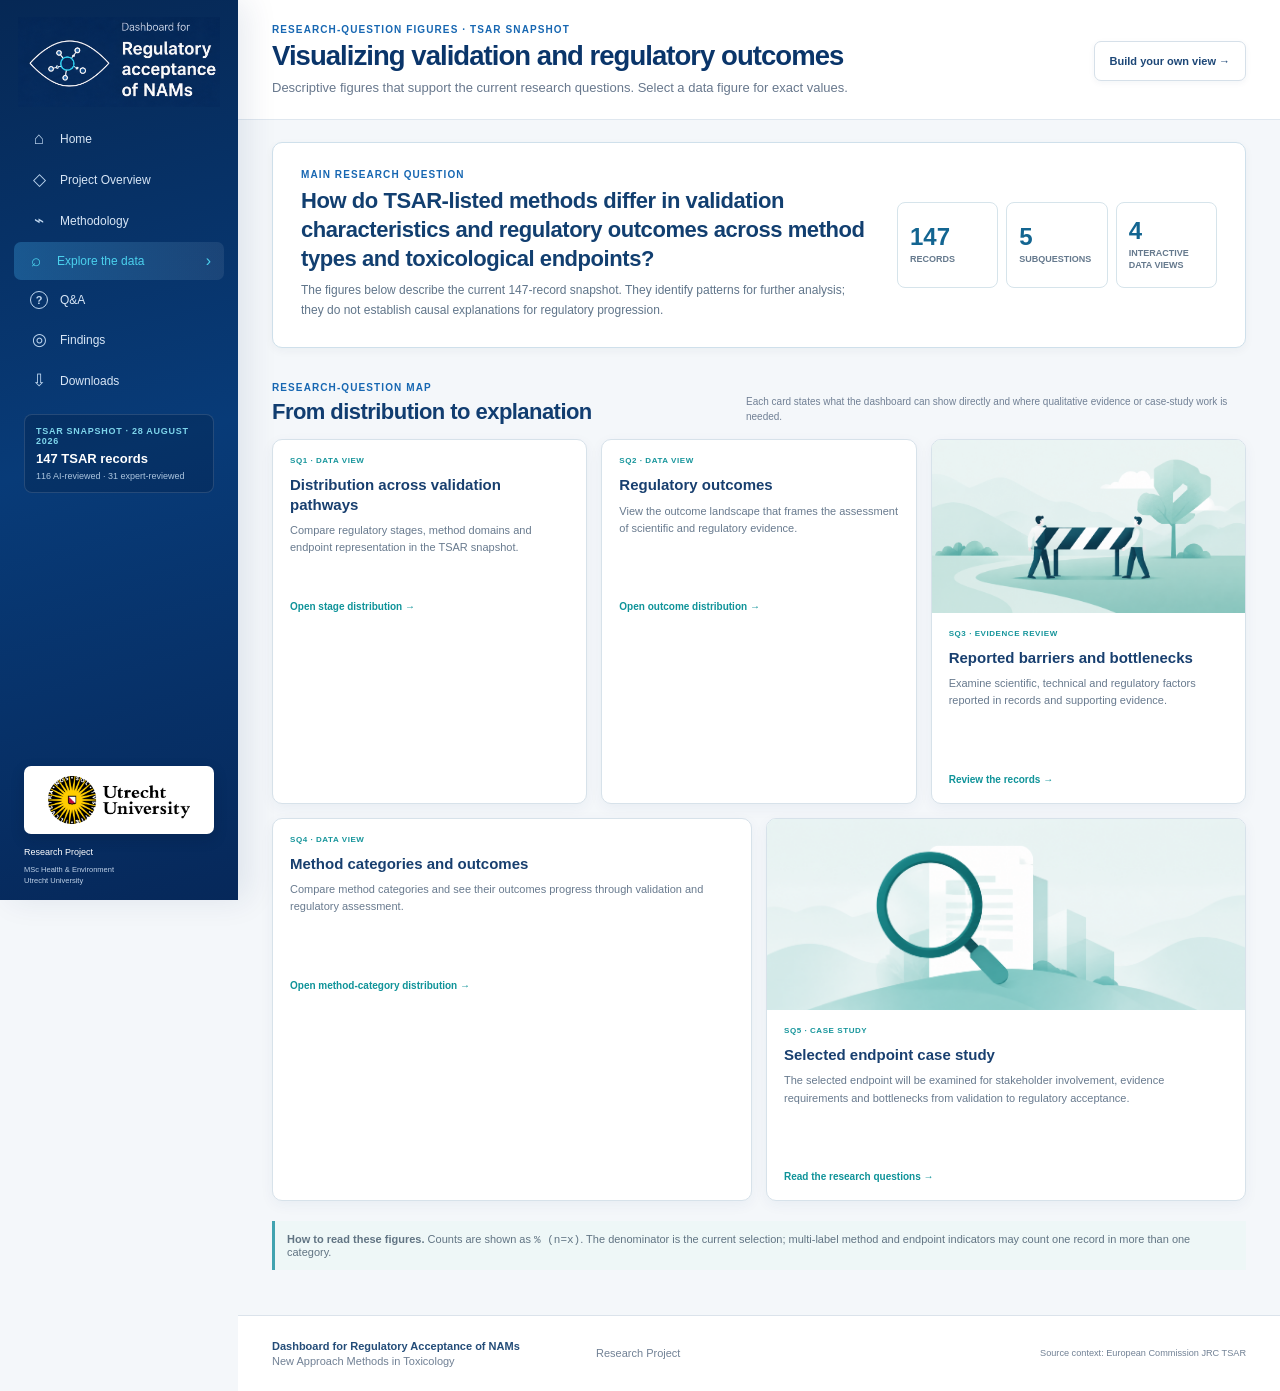
<file: visualizations.html>
<!doctype html>
<html lang="en">
<head>
  <meta charset="UTF-8">
  <meta name="viewport" content="width=device-width, initial-scale=1.0">
  <title>Visualizations | Regulatory Acceptance of NAMs</title>
  <meta name="description" content="Figures aligned with the current research questions on NAM validation and regulatory outcomes.">
  <link rel="icon" type="image/png" href="../images/favicon.png">
  <link rel="stylesheet" href="../css/site.css?v=20260828-illustrations-v2">
  <link rel="stylesheet" href="../css/bootstrap-studio.css">
</head>
<body>
<main class="app-shell container-fluid">
<aside class="sidebar"><a class="brand" href="../home.html" aria-label="Dashboard for Regulatory Acceptance of NAMs — Home"><img class="brand-logo" src="../images/nam-dashboard-logo-compact.png" alt="Dashboard for Regulatory Acceptance of NAMs"></a>
<nav aria-label="Primary navigation"><a class="nav-item" href="../home.html"><span aria-hidden="true">⌂</span>Home</a><a class="nav-item" href="../project-overview/project-overview.html"><span aria-hidden="true">◇</span>Project Overview</a><a class="nav-item" href="../methodology/methodology.html"><span aria-hidden="true">⌁</span>Methodology</a><div class="nav-group"><button class="nav-item nav-group-toggle active" type="button" aria-expanded="false" aria-controls="explore-submenu"><span aria-hidden="true">⌕</span><span class="nav-group-label">Explore the data</span><span class="nav-chevron" aria-hidden="true">›</span></button><div class="nav-submenu" id="explore-submenu"><a class="nav-subitem" href="../dictionary/data-guide.html">Data Guide</a><a class="nav-subitem" href="../explore/explore-data.html">Explore Data</a><a class="nav-subitem" href="../analysis/analysis-explorer.html">Analysis Explorer</a><a class="nav-subitem active" href="../visualizations/visualizations.html">Visualizations</a></div></div><a class="nav-item" href="../Q&A/Q&A.html"><span class="qa-nav-icon" aria-hidden="true">?</span>Q&amp;A</a><a class="nav-item" href="../findings/findings.html"><span aria-hidden="true">◎</span>Findings</a><a class="nav-item" href="../downloads/downloads.html"><span aria-hidden="true">⇩</span>Downloads</a></nav>
<div class="sidebar-note"><span>TSAR snapshot · 28 August 2026</span><strong>147 TSAR records</strong><small>116 AI-reviewed · 31 expert-reviewed</small></div>
<div class="sidebar-footer"><div class="sidebar-logos" aria-label="Institutional affiliations"><a href="https://www.uu.nl/en" target="_blank" rel="noreferrer" aria-label="Utrecht University"><img class="logo-uu" src="../images/utrecht-university.png" alt="Utrecht University"></a></div><p>Research Project</p><small>MSc Health &amp; Environment<br>Utrecht University</small></div>
</aside>
<section class="workspace">
<header class="topbar"><button class="menu-button" aria-label="Toggle navigation" aria-expanded="false">☰</button><div class="title-wrap"><span class="eyebrow">Research-question figures · TSAR snapshot</span><h1>Visualizing validation and regulatory outcomes</h1><p>Descriptive figures that support the current research questions. Select a data figure for exact values.</p></div><div class="header-actions"><a class="share-button" href="../analysis/analysis-explorer.html">Build your own view →</a></div></header>
<div class="content page-content">
<section class="visual-intro panel card">
<div><span class="eyebrow">Main research question</span><h2>How do TSAR-listed methods differ in validation characteristics and regulatory outcomes across method types and toxicological endpoints?</h2><p>The figures below describe the current 147-record snapshot. They identify patterns for further analysis; they do not establish causal explanations for regulatory progression.</p></div>
<div class="visual-intro-stats" aria-label="Figure scope"><span><strong>147</strong>records</span><span><strong>5</strong>subquestions</span><span><strong>4</strong>interactive data views</span></div>
</section>
<section class="section-block">
<div class="block-header"><div><span class="eyebrow">Research-question map</span><h2>From distribution to explanation</h2></div><p>Each card states what the dashboard can show directly and where qualitative evidence or case-study work is needed.</p></div>
<div class="question-figure-grid reference-card-grid">
<button class="panel card figure-card question-figure-card visual-card" type="button" data-viz="stage"><div class="card-scene scene-path" aria-hidden="true"><i></i><b></b></div><div class="visual-card-copy"><span>SQ1 · Data view</span><h3>Distribution across validation pathways</h3><p>Compare regulatory stages, method domains and endpoint representation in the TSAR snapshot.</p><strong>Open stage distribution →</strong></div></button>
<button class="panel card figure-card question-figure-card visual-card" type="button" data-viz="status"><div class="card-scene scene-outcomes" aria-hidden="true"><i></i><b></b></div><div class="visual-card-copy"><span>SQ2 · Data view</span><h3>Regulatory outcomes</h3><p>View the outcome landscape that frames the assessment of scientific and regulatory evidence.</p><strong>Open outcome distribution →</strong></div></button>
<article class="panel card question-figure-card qualitative-card visual-card"><div class="card-scene scene-barriers" aria-hidden="true"><i></i><b></b></div><div class="visual-card-copy"><span>SQ3 · Evidence review</span><h3>Reported barriers and bottlenecks</h3><p>Examine scientific, technical and regulatory factors reported in records and supporting evidence.</p><a href="../explore/explore-data.html">Review the records →</a></div></article>
<button class="panel card figure-card question-figure-card visual-card visual-card-wide" type="button" data-viz="methodology"><div class="card-scene scene-methods" aria-hidden="true"><i></i><b></b></div><div class="visual-card-copy"><span>SQ4 · Data view</span><h3>Method categories and outcomes</h3><p>Compare method categories and see their outcomes progress through validation and regulatory assessment.</p><strong>Open method-category distribution →</strong></div></button>
<article class="panel card question-figure-card qualitative-card visual-card visual-card-wide"><div class="card-scene scene-case" aria-hidden="true"><i></i><b></b></div><div class="visual-card-copy"><span>SQ5 · Case study</span><h3>Selected endpoint case study</h3><p>The selected endpoint will be examined for stakeholder involvement, evidence requirements and bottlenecks from validation to regulatory acceptance.</p><a href="../project-overview/project-overview.html">Read the research questions →</a></div></article>
</div>
</section>
<aside class="interpretation-note standalone"><strong>How to read these figures.</strong> Counts are shown as <code>% (n=x)</code>. The denominator is the current selection; multi-label method and endpoint indicators may count one record in more than one category.</aside>
</div>
<footer class="site-footer"><div><strong>Dashboard for Regulatory Acceptance of NAMs</strong><span>New Approach Methods in Toxicology</span></div><p>Research Project</p><small>Source context: European Commission JRC TSAR</small></footer>
</section>
</main>
<script src="../js/base.js"></script>
<script src="../js/data.js"></script>
<script src="../js/visualizations.js"></script>
</body>
</html>
</file>
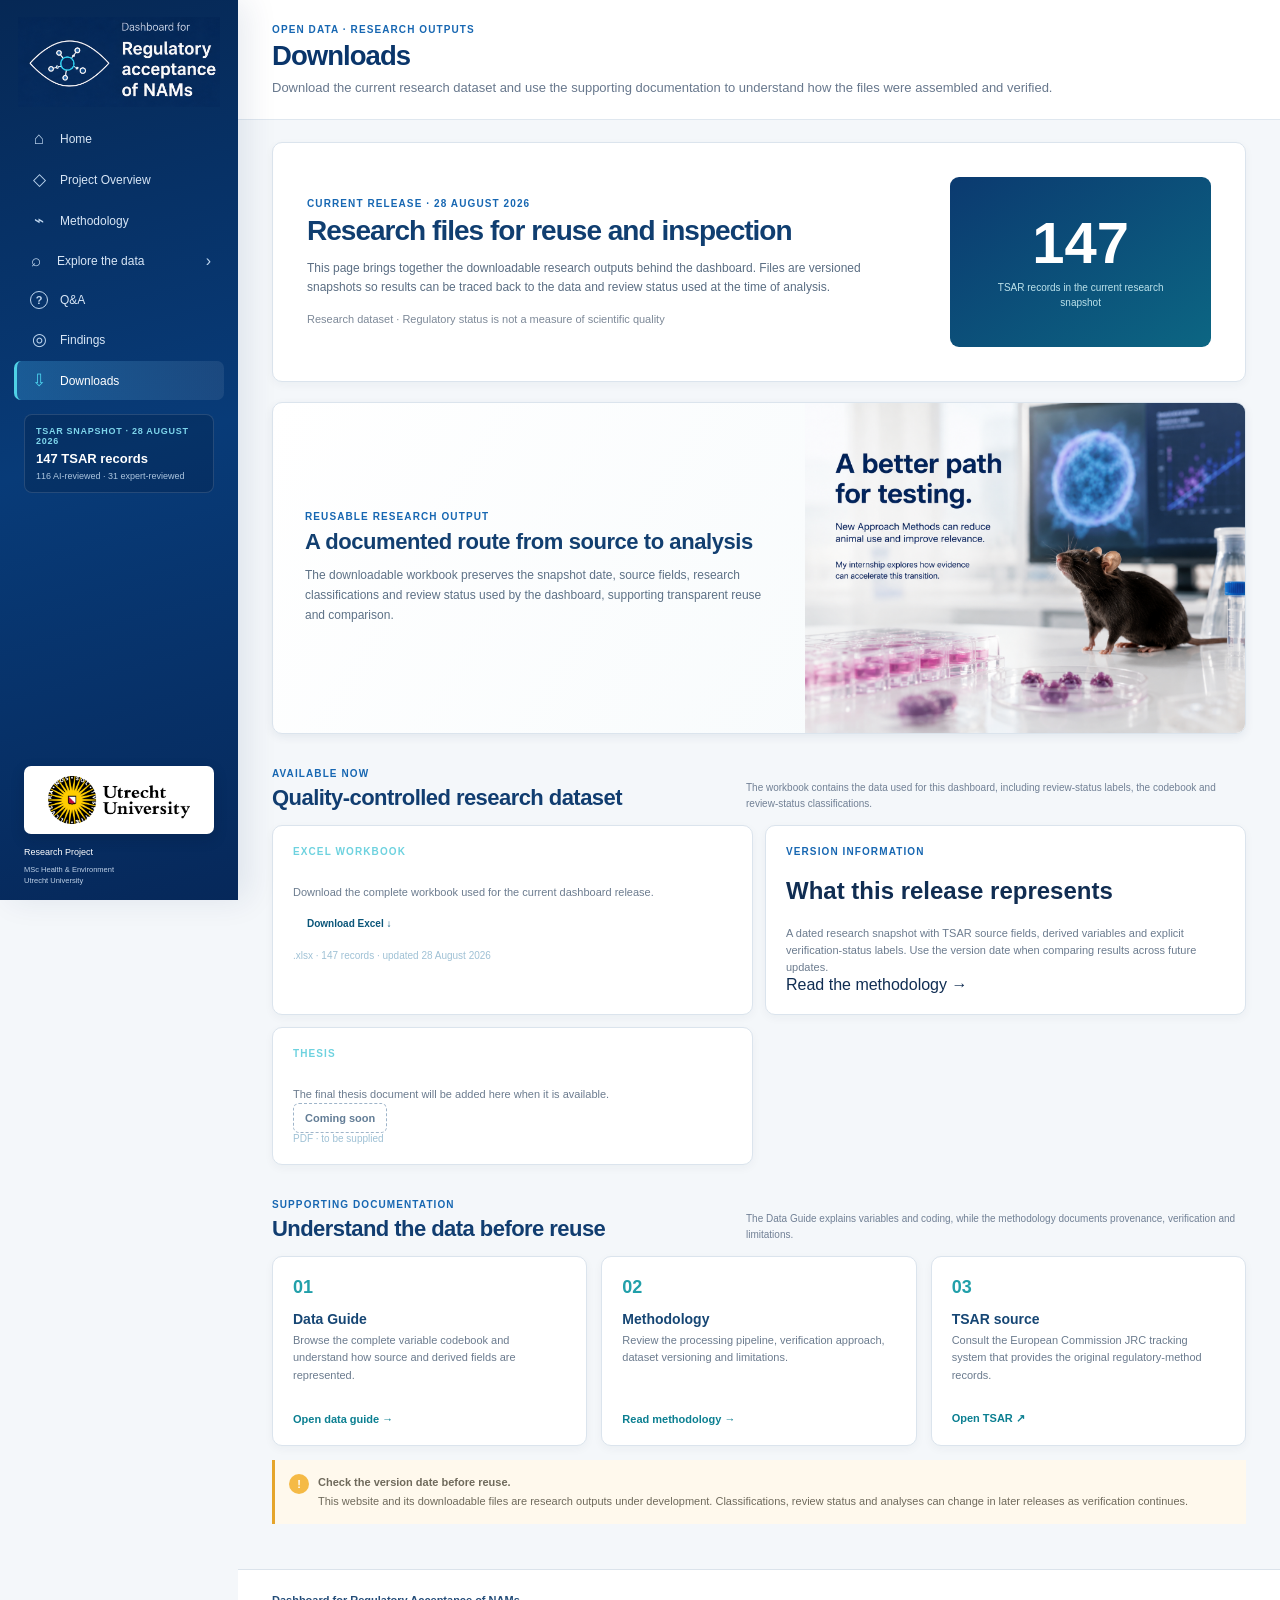
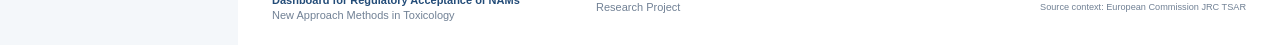
<file: downloads/downloads.html>
<!doctype html>
<html lang="en">
<head>
  <meta charset="UTF-8">
  <meta name="viewport" content="width=device-width, initial-scale=1.0">
  <!-- TemplateBeginEditable name="page-title" -->
  <title>Downloads | Regulatory Acceptance of NAMs</title>
  <!-- TemplateEndEditable -->
  <!-- TemplateBeginEditable name="page-description" -->
  <meta name="description" content="Download the current research dataset and supporting materials for the Regulatory Acceptance of NAMs dashboard.">
  <!-- TemplateEndEditable -->
  <link rel="icon" type="image/png" href="../images/favicon.png">
  <link rel="stylesheet" href="../css/site.css">
  <link rel="stylesheet" href="../css/bootstrap-studio.css">
</head>
<body>
<!-- TemplateBeginEditable name="page-content" -->
<main class="app-shell container-fluid">
<aside class="sidebar "><a class="brand" href="../home.html" aria-label="Dashboard for Regulatory Acceptance of NAMs — Home"><img class="brand-logo" src="../images/nam-dashboard-logo-compact.png" alt="Dashboard for Regulatory Acceptance of NAMs"/></a>
<nav aria-label="Primary navigation"><a class="nav-item" href="../home.html"><span aria-hidden="true">⌂</span>Home</a><a class="nav-item" href="../project-overview/project-overview.html"><span aria-hidden="true">◇</span>Project Overview</a><a class="nav-item" href="../methodology/methodology.html"><span aria-hidden="true">⌁</span>Methodology</a><div class="nav-group"><button class="nav-item nav-group-toggle" type="button" aria-expanded="false" aria-controls="explore-submenu"><span aria-hidden="true">⌕</span><span class="nav-group-label">Explore the data</span><span class="nav-chevron" aria-hidden="true">›</span></button><div class="nav-submenu" id="explore-submenu"><a class="nav-subitem" href="../dictionary/data-guide.html">Data Guide</a><a class="nav-subitem" href="../explore/explore-data.html">Explore Data</a><a class="nav-subitem" href="../analysis/analysis-explorer.html">Analysis Explorer</a><a class="nav-subitem" href="../visualizations/visualizations.html">Visualizations</a></div></div><a class="nav-item" href="../Q&A/Q&A.html"><span class="qa-nav-icon" aria-hidden="true">?</span>Q&amp;A</a><a class="nav-item" href="../findings/findings.html"><span aria-hidden="true">◎</span>Findings</a><a class="nav-item active" href="../downloads/downloads.html"><span aria-hidden="true">⇩</span>Downloads</a></nav>
<div class="sidebar-note"><span>TSAR snapshot · 28 August 2026</span><strong>147 TSAR records</strong><small>116 AI-reviewed · 31 expert-reviewed</small></div>
<div class="sidebar-footer">
<div class="sidebar-logos" aria-label="Institutional affiliations"><a href="https://www.uu.nl/en" target="_blank" rel="noreferrer" aria-label="Utrecht University"><img class="logo-uu" src="../images/utrecht-university.png" alt="Utrecht University"/></a></div>
<p>Research Project</p><small>MSc Health &amp; Environment<br/>Utrecht University</small></div>
</aside>
<section class="workspace">
<header class="topbar"><button class="menu-button" aria-label="Toggle navigation" aria-expanded="false">☰</button>
<div class="title-wrap"><span class="eyebrow">Open data · Research outputs</span><h1>Downloads</h1><p>Download the current research dataset and use the supporting documentation to understand how the files were assembled and verified.</p></div>
</header>
<div class="content page-content">
<section class="home-hero panel card">
<div><span class="eyebrow">Current release · 28 August 2026</span><h2>Research files for reuse and inspection</h2><p>This page brings together the downloadable research outputs behind the dashboard. Files are versioned snapshots so results can be traced back to the data and review status used at the time of analysis.</p><small>Research dataset · Regulatory status is not a measure of scientific quality</small></div>
<div class="hero-stat"><strong>147</strong><span>TSAR records in the current research snapshot</span></div>
</section>

<figure class="editorial-figure reverse"><img src="../images/better-path-testing.png" alt="Illustration of New Approach Methods supporting a better path for testing"/><figcaption><span class="eyebrow">Reusable research output</span><h2>A documented route from source to analysis</h2><p>The downloadable workbook preserves the snapshot date, source fields, research classifications and review status used by the dashboard, supporting transparent reuse and comparison.</p></figcaption></figure>
<section class="section-block">
<div class="block-header">
<div><span class="eyebrow">Available now</span><h2>Quality-controlled research dataset</h2></div>
<p>The workbook contains the data used for this dashboard, including review-status labels, the codebook and review-status classifications.</p></div>
<div class="provenance-cards">
<article class="panel card card download-card"><span class="eyebrow">Excel workbook</span><h2>Latest quality-controlled data</h2><p>Download the complete workbook used for the current dashboard release.</p><a href="TSAR_validated_280826.xlsx">Download Excel ↓</a><small>.xlsx · 147 records · updated 28 August 2026</small></article>
<article class="panel card card"><span class="eyebrow">Version information</span><h2>What this release represents</h2><p>A dated research snapshot with TSAR source fields, derived variables and explicit verification-status labels. Use the version date when comparing results across future updates.</p><a href="../methodology/methodology.html">Read the methodology →</a></article>
<article class="panel card card download-card"><span class="eyebrow">Thesis</span><h2>Latest thesis version</h2><p>The final thesis document will be added here when it is available.</p><span class="download-pending" aria-label="Download not yet available">Coming soon</span><small>PDF · to be supplied</small></article>
</div>
</section>

<section class="section-block">
<div class="block-header">
<div><span class="eyebrow">Supporting documentation</span><h2>Understand the data before reuse</h2></div>
<p>The Data Guide explains variables and coding, while the methodology documents provenance, verification and limitations.</p></div>
<div class="route-grid">
<article class="panel card card route-card"><span>01</span><h3>Data Guide</h3><p>Browse the complete variable codebook and understand how source and derived fields are represented.</p><a href="../dictionary/data-guide.html">Open data guide →</a></article>
<article class="panel card card route-card"><span>02</span><h3>Methodology</h3><p>Review the processing pipeline, verification approach, dataset versioning and limitations.</p><a href="../methodology/methodology.html">Read methodology →</a></article>
<article class="panel card card route-card"><span>03</span><h3>TSAR source</h3><p>Consult the European Commission JRC tracking system that provides the original regulatory-method records.</p><a href="https://tsar.jrc.ec.europa.eu/" target="_blank" rel="noreferrer">Open TSAR ↗</a></article>
</div>
</section>

<div class="warning-note wide"><b>!</b>
<div><strong>Check the version date before reuse.</strong><p>This website and its downloadable files are research outputs under development. Classifications, review status and analyses can change in later releases as verification continues.</p></div>
</div>
</div>
<footer class="site-footer">
<div><strong>Dashboard for Regulatory Acceptance of NAMs</strong><span>New Approach Methods in Toxicology</span></div>
<p>Research Project</p><small>Source context: European Commission JRC TSAR</small></footer>
</section>
</main>
<!-- TemplateEndEditable -->
<script src="../js/base.js"></script>
</body>
</html>
</file>
<file: css/site.css>
/* Dreamweaver stylesheet: shared by all pages. */
:root { --navy:#082d62; --navy-deep:#051f47; --blue:#1767b2; --sky:#45bfe8; --teal:#129ba0; --ink:#102d52; --muted:#68788d; --line:#dbe4ed; --surface:#f4f7fa; --card:#fff; }
* { box-sizing:border-box; }
html { scroll-behavior:smooth; }
body { margin:0; background:var(--surface); color:var(--ink); font-family:Arial,Helvetica,sans-serif; }
button,input,select { font:inherit; }
button,select { cursor:pointer; }
a { color:inherit; text-decoration:none; }
p { line-height:1.55; }
.app-shell { min-height:100vh; display:flex; }

.sidebar { position:fixed; inset:0 auto 0 0; z-index:30; width:238px; display:flex; flex-direction:column; overflow-y:auto; overscroll-behavior:contain; padding:16px 14px 14px; color:#fff; background:linear-gradient(165deg,#062855 0%,#083b78 50%,#06285a 100%); box-shadow:10px 0 30px rgba(8,45,98,.09); scrollbar-width:thin; scrollbar-color:rgba(255,255,255,.25) transparent; }
.brand { display:flex; align-items:center; justify-content:center; min-height:92px; margin:0 4px 12px; overflow:visible; border-radius:8px; }
.brand-logo { display:block; width:100%; max-width:210px; height:auto; object-fit:contain; object-position:center; opacity:1; visibility:visible; }
.sidebar nav { display:grid; gap:2px; }
.nav-item { width:100%; display:flex; align-items:center; gap:12px; padding:9px 13px; border-left:3px solid transparent; border-radius:7px; color:#d8e6f6; font-size:12px; transition:.18s ease; }
.nav-item span { width:18px; color:#bed6ef; text-align:center; font-size:17px; }
.nav-item:hover { background:rgba(255,255,255,.08); color:#fff; }
.nav-item.active { border-left-color:#4fd1e6; background:linear-gradient(90deg,rgba(63,165,226,.33),rgba(255,255,255,.08)); color:#fff; }
.nav-item.active span { color:#4bd1ed; }
.sidebar-note { display:grid; gap:5px; margin:14px 10px 0; padding:11px; border:1px solid rgba(255,255,255,.13); border-radius:8px; background:rgba(1,20,47,.22); }
.sidebar-note span { color:#7ed5eb; font-size:9px; font-weight:700; letter-spacing:.08em; text-transform:uppercase; }
.sidebar-note strong { font-size:13px; }.sidebar-note small { color:#acc5df; font-size:9px; }
.sidebar-footer { margin-top:auto; padding:12px 10px 0; color:#bdd0e7; font-size:9px; }
.sidebar-footer p { margin:0 0 5px; color:#fff; line-height:1.35; }.sidebar-footer small { line-height:1.5; }
.sidebar-logos{display:grid;justify-items:center;gap:8px;margin-bottom:12px;padding:10px 12px;border-radius:7px;background:#fff;box-shadow:0 5px 14px rgba(0,14,38,.18)}.sidebar-logos a{width:100%;min-width:0;display:flex;align-items:center;justify-content:center}.sidebar-logos img{display:block;width:142px;max-width:100%;height:auto;object-fit:contain}.sidebar-logos .logo-ec,.sidebar-logos .logo-uu{width:142px;height:auto}

.workspace { min-width:0; width:calc(100% - 238px); margin-left:238px; }
.topbar { min-height:118px; display:flex; align-items:center; gap:22px; padding:24px 34px 21px; border-bottom:1px solid #dfe7ef; background:rgba(255,255,255,.96); }
.title-wrap { min-width:0; }.eyebrow { display:block; margin-bottom:6px; color:var(--blue); font-size:10px; font-weight:800; letter-spacing:.11em; text-transform:uppercase; }
h1 { margin:0; color:#0a356a; font-size:clamp(23px,2.15vw,33px); line-height:1.1; letter-spacing:-.035em; }
.title-wrap p { margin:7px 0 0; color:var(--muted); font-size:13px; }
.header-actions { margin-left:auto; flex:0 0 auto; }
.share-button,.menu-button { border:1px solid #d6e0e9; border-radius:7px; background:#fff; color:#1d4777; font-weight:700; }
.share-button { display:inline-flex; align-items:center; gap:12px; min-height:40px; padding:0 15px; font-size:11px; box-shadow:0 2px 6px rgba(20,57,96,.05); }.share-button span { font-size:16px; }
.menu-button { display:none; width:38px; height:38px; }
.content { max-width:1500px; margin:auto; padding:22px 34px 45px; }
.panel { border:1px solid var(--line); border-radius:10px; background:#fff; box-shadow:0 3px 10px rgba(9,43,81,.045); }
.section-heading { display:flex; align-items:center; justify-content:space-between; min-height:20px; }
.section-heading h2 { margin:0; color:#16447a; font-size:10px; font-weight:800; letter-spacing:.035em; text-transform:uppercase; }
.section-heading > span { color:#8a97a8; font-size:11px; }

.intro-panel { display:grid; grid-template-columns:150px 1fr; gap:28px; align-items:center; margin-bottom:16px; padding:24px 28px; background:linear-gradient(120deg,#eef6fb,#fff 55%); }
.concept-mark { width:132px; min-height:124px; display:flex; flex-direction:column; justify-content:center; align-items:flex-start; padding:18px; border:1px solid #b9d8e9; border-radius:13px; background:linear-gradient(145deg,#fff,#edf8fb); box-shadow:inset 4px 0 0 #2aa2ab,0 4px 12px rgba(10,63,108,.07); }
.concept-mark strong { margin:5px 0 3px; color:#0a4d86; font-size:28px; line-height:1; }.concept-mark span { color:#268e9d; font-size:9px; font-weight:800; letter-spacing:.1em; text-transform:uppercase; }.concept-mark small{color:#537188;font-size:10px;font-weight:700;line-height:1.35}
.section-heading.large { display:block; }.section-heading.large > span { display:block; margin-bottom:5px; color:#1c78ad; font-weight:800; text-transform:uppercase; letter-spacing:.09em; }
.section-heading.large h2 { color:#153f70; font-size:20px; letter-spacing:-.02em; text-transform:none; }
.intro-panel p { margin:9px 0 0; color:#52647a; font-size:12px; }.intro-panel .note-text { padding-top:9px; border-top:1px solid #e1e9f0; color:#6b7889; font-size:10px; }

.metrics { display:grid; grid-template-columns:repeat(4,minmax(0,1fr)); gap:15px; }
.metric-card { min-height:105px; display:flex; align-items:center; gap:15px; padding:18px; border:1px solid var(--line); border-radius:10px; background:#fff; box-shadow:0 3px 9px rgba(10,45,82,.06); }
.metric-icon { width:48px; height:48px; flex:0 0 48px; display:grid; place-items:center; border-radius:50%; font-size:21px; font-weight:700; }.metric-icon.blue{color:#154c92;background:#e8f0fb}.metric-icon.teal{color:#087e85;background:#dff1ef}
.metric-card span { display:block; color:#536379; font-size:11px; font-weight:800; letter-spacing:.05em; text-transform:uppercase; }.metric-card strong { display:block; margin:3px 0 7px; color:#123968; font-size:25px; line-height:1; }.metric-card small { color:#778598; font-size:11px; }.metric-card small b { color:#0b929d; }

.pathway-panel { margin-top:16px; padding:15px 16px 17px; scroll-margin-top:16px; }.pathway { display:grid; grid-template-columns:repeat(4,1fr); gap:22px; margin-top:12px; }.pathway-step { position:relative; min-width:0; display:flex; align-items:center; gap:12px; padding:3px 12px; }
.path-icon { width:48px; height:48px; flex:0 0 48px; display:grid; place-items:center; border:1px solid #cfdef0; border-radius:50%; background:#eff5fc; color:#174c91; font-size:14px; font-weight:800; }.step-3 .path-icon{border-color:#bee7e4;background:#e8f6f4;color:#0a898d}.step-4 .path-icon{background:#f2f4f7;color:#69798a}
.pathway-step h3 { margin:0 0 3px; color:#1d4d84; font-size:11px; }.pathway-step p { min-height:24px; margin:0 0 6px; color:#768599; font-size:11px; line-height:1.3; }.pathway-step strong { color:#1765aa; font-size:10px; }.path-arrow { position:absolute; right:-18px; top:18px; color:#94a6ba; font-size:25px; font-weight:300; }

.section-block { margin-top:34px; scroll-margin-top:20px; }.block-header { display:grid; grid-template-columns:1fr minmax(280px,500px); align-items:end; gap:30px; margin-bottom:14px; }.block-header h2 { margin:0; color:#113d70; font-size:22px; letter-spacing:-.025em; }.block-header p { margin:0; color:#718095; font-size:10px; }
.analytics-grid { display:grid; grid-template-columns:1fr 1fr; gap:16px; }.analytics-grid.three { grid-template-columns:1fr 1.08fr .85fr; }.chart-panel { min-height:230px; padding:15px 16px; }
.bar-chart { margin-top:18px; padding:0 8px; }.bar-chart.compact { margin-top:24px; }.bar-row { display:grid; grid-template-columns:115px minmax(80px,1fr) 28px; align-items:center; gap:8px; margin:12px 0; font-size:11px; }.bar-row > span { color:#4e6077; text-align:right; }.bar-track { height:19px; background:#eef2f6; }.bar { display:block; height:100%; background:#0d478b; }.bar-2{background:#397fd1}.bar-3{background:#38a6af}.bar-4{background:#c4ced9}.bar-row strong { color:#4a5b70; font-size:11px; }
.donut-wrap { display:grid; grid-template-columns:150px 1fr; align-items:center; gap:15px; margin-top:20px; }.donut { position:relative; width:130px; height:130px; display:grid; place-items:center; margin:auto; border-radius:50%; background:conic-gradient(#0a3d80 0 29.3%,#347fd6 29.3% 54.5%,#2ca6b0 54.5% 74.7%,#8ad6df 74.7% 89.9%,#dce2e9 89.9% 100%); }.donut::after { content:""; position:absolute; width:69px; height:69px; border-radius:50%; background:#fff; }.donut>div{z-index:1;text-align:center}.donut strong{display:block;color:#174c91;font-size:18px}.donut span{color:#174c91;font-size:10px}.legend{display:grid;gap:9px}.legend>div{display:grid;grid-template-columns:10px 1fr 22px;align-items:center;gap:6px;color:#53647a;font-size:10px}.legend i{width:8px;height:8px;border-radius:50%}.legend strong{color:#394c65;text-align:right}
.methodology-list { display:grid; gap:15px; margin-top:25px; }.methodology-list>div { display:grid; grid-template-columns:62px 1fr 25px; align-items:center; gap:7px; color:#53647a; font-size:11px; }.methodology-list>div>div { height:10px; overflow:hidden; border-radius:4px; background:#edf1f5; }.methodology-list i { display:block; height:100%; border-radius:4px; background:linear-gradient(90deg,#1a62aa,#30a5b0); }.methodology-list strong { text-align:right; }

.review-banner { display:grid; grid-template-columns:105px 1fr 220px; align-items:center; gap:24px; padding:20px 24px; }.review-ring { width:84px; height:84px; display:grid; place-content:center; border:8px solid #c9e4e5; border-top-color:#159aa0; border-radius:50%; text-align:center; }.review-ring strong{color:#115088;font-size:23px}.review-ring span{color:#688097;font-size:10px;text-transform:uppercase}.review-banner h3{margin:0;color:#173f70;font-size:17px}.review-banner p{margin:6px 0 0;color:#6c7b8e;font-size:10px}.review-split{display:grid;gap:11px}.review-split span{display:grid;grid-template-columns:8px 1fr 30px;align-items:center;gap:7px;color:#63758a;font-size:11px}.review-split i{width:8px;height:8px;border-radius:50%}.review-split i.reviewed{background:#169aa0}.review-split i.ai-reviewed{background:#508ad4}.review-split strong{text-align:right;color:#254b75;font-size:12px}
.findings-tabs { display:flex; gap:6px; margin-top:12px; }.findings-tabs button { padding:10px 15px; border:1px solid #d5e0ea; border-bottom:0; border-radius:7px 7px 0 0; background:#eef3f7; color:#62758b; font-size:10px; font-weight:700; }.findings-tabs button[aria-selected="true"] { background:#fff; color:#15568f; }
.findings-panel { border-top-left-radius:0; padding:20px; }.finding-grid { display:grid; grid-template-columns:1fr 1fr; gap:28px; }.finding-grid article+article{padding-left:28px;border-left:1px solid #e2e8ee}.finding-grid h3,.hypothesis-grid h3{margin:2px 0 12px;color:#183f6d;font-size:15px}.finding-grid h3 small{float:right;color:#7e8da0;font-size:11px}.finding-grid article>p{color:#6f7d90;font-size:11px}.rank-list{display:grid;grid-template-columns:1fr 1fr;gap:7px 18px}.rank-list>div{display:grid;grid-template-columns:1fr auto auto;align-items:center;gap:7px;padding:7px 0;border-bottom:1px solid #e8edf2;color:#5d6f84;font-size:11px}.rank-list strong{color:#1767a7}.rank-list small{color:#8a97a6}
.hypothesis-grid { display:grid; grid-template-columns:repeat(3,1fr); gap:14px; }.hypothesis-grid article { padding:16px; border:1px solid #dee7ef; border-radius:8px; background:#fafcfd; }.finding-status { display:inline-block; margin-bottom:13px; padding:4px 7px; border-radius:3px; background:#e3f3ef; color:#188077; font-size:10px; font-weight:800; text-transform:uppercase; }.hypothesis-grid article>b { float:right; color:#376791; }.hypothesis-grid article>div{display:flex;align-items:baseline;gap:7px;margin-bottom:8px}.hypothesis-grid article>div strong{color:#11659d;font-size:21px}.hypothesis-grid article>div small{color:#8290a0}.hypothesis-grid article p{color:#68778a;font-size:11px}.scope-note{grid-column:1/-1;margin:0;padding:10px 13px;border-radius:5px;background:#f2f5f8;color:#637286;font-size:11px}
.hold-up-stages{display:grid;grid-template-columns:repeat(3,1fr);gap:7px;margin:12px 0}.hold-up-stages span{padding:9px;border-radius:5px;background:#eef4f8;color:#63758a;font-size:10px}.hold-up-stages strong{display:block;margin-bottom:3px;color:#155a91;font-size:14px}.code-grid{display:grid;grid-template-columns:repeat(3,1fr);gap:6px}.code-grid span{display:flex;justify-content:space-between;padding:7px;border:1px solid #e0e6ed;border-radius:4px;font-size:10px}.code-grid code{color:#475f79}.theme-list{display:grid;gap:7px}.theme-list span{display:flex;justify-content:space-between;padding:8px 0;border-bottom:1px solid #e6ebf0;color:#586b80;font-size:11px}.theme-list strong{color:#1c648f}.warning-note{display:flex;align-items:flex-start;gap:9px;margin-top:14px;padding:10px 12px;border-left:3px solid #e5a52b;background:#fff9ed;color:#6f6a5c;font-size:11px;line-height:1.5}.warning-note>b{width:20px;height:20px;flex:0 0 20px;display:grid;place-items:center;border-radius:50%;background:#f5ba46;color:#fff}.warning-note.wide{margin-top:14px;padding:14px}.warning-note.wide p{margin:2px 0 0}

.explore-panel { margin-top:34px; padding:17px 16px 12px; scroll-margin-top:16px; }.compact-header { margin:0 0 14px; }.source-filters { display:grid; grid-template-columns:1.45fr repeat(5,1fr); align-items:end; gap:9px; margin-bottom:10px; }.filters label>span { display:block; margin-bottom:5px; color:#53647a; font-size:10px; font-weight:700; }.filters select,.search-box { width:100%; height:35px; border:1px solid #ccd8e4; border-radius:6px; background:#fff; color:#607086; font-size:11px; outline:none; }.filters select { padding:0 8px; }.filters select:focus,.search-box:focus-within{border-color:#3e8dcc;box-shadow:0 0 0 3px rgba(62,141,204,.11)}.search-box{display:flex;align-items:center;padding:0 9px}.search-box input{width:100%;border:0;outline:0;color:#334b67;font-size:11px}.search-box span{color:#365e8a;font-size:17px}.results-line{display:flex;align-items:center;justify-content:space-between;padding:6px 3px;color:#63778e;font-size:11px}.results-line button{border:0;background:transparent;color:#1764a4;font-size:11px;font-weight:700}
.table-scroll{overflow-x:auto;border:1px solid #d9e1ea;border-radius:5px}table{width:100%;border-collapse:collapse;min-width:1000px;color:#52647a;font-size:10px}thead{background:#f6f8fa;color:#3f526b;text-align:left}th{padding:10px 9px;font-weight:700;white-space:nowrap}td{padding:8px 9px;border-top:1px solid #dce3eb;white-space:nowrap}.wrap-cell{max-width:240px;white-space:normal;line-height:1.35}.method-button{display:grid;gap:2px;padding:0;border:0;background:transparent;color:#35577a;text-align:left}.method-button strong{font-size:11px}.method-button span{color:#77899c;font-size:7px}.method-button:hover strong{color:#087f91}.stage-tag{display:inline-block;padding:3px 6px;border-radius:4px;background:#e7f0ff;color:#2765bb}.stage-tag.regulatory-assessment{background:#e3f4f2;color:#087e84}.stage-tag.unknown{background:#eef1f4;color:#667684}.review-badge{display:inline-block;padding:3px 6px;border-radius:4px;background:#e2f5f3;color:#087e84}.review-badge.ai-reviewed{background:#e9effa;color:#426fa8}.review-badge.not-reviewed{background:#f0f1f3;color:#6f7984}td code{font-size:10px}.row-button{width:20px;height:20px;padding:0;border:0;background:transparent;color:#69819b;font-size:20px}.empty-state{padding:28px;color:#68798c;text-align:center}.empty-state button{border:0;background:transparent;color:#1767b2;font-weight:700}.show-more{display:flex;justify-content:center;gap:7px;width:100%;margin-top:10px;padding:10px;border:0;border-radius:5px;background:#eef4f8;color:#1d5d95;font-size:11px;font-weight:700}.show-more span{color:#77899b;font-weight:400}

.workflow-grid { display:grid; grid-template-columns:repeat(4,1fr); gap:14px; }.workflow-grid article { min-height:145px; padding:19px; }.workflow-grid article>span { display:block; margin-bottom:18px; color:#28a4af; font-size:18px; font-weight:800; }.workflow-grid h3 { margin:0 0 7px; color:#184775; font-size:13px; }.workflow-grid p { margin:0; color:#6f7e91; font-size:11px; }
.dictionary-table { overflow:hidden; }.dictionary-row { display:grid; grid-template-columns:165px 1.15fr 1.5fr; gap:18px; align-items:center; padding:13px 16px; border-top:1px solid #e2e8ee; color:#65768a; font-size:11px; }.dictionary-row:first-child{border-top:0}.dictionary-row>strong{color:#31506f}.dictionary-row code{color:#176390;white-space:normal}.dictionary-row p{margin:0}.dictionary-head{background:#f3f7fa;text-transform:uppercase;letter-spacing:.06em}.dictionary-head strong{font-size:10px}
.limitations-grid { display:grid; grid-template-columns:1.3fr 1fr; gap:16px; }.limitations-card,.download-card { padding:22px; }.limitations-card h2,.download-card h2 { margin:0;color:#153f70;font-size:18px }.limitations-card ul{margin:14px 0 0;padding-left:18px;color:#637489;font-size:10px}.limitations-card li{margin:8px 0;line-height:1.45}.download-card{background:linear-gradient(145deg,#0b3a70,#0c5980);color:#fff}.download-card .eyebrow{color:#6ed2df}.download-card h2{color:#fff}.download-card p{color:#c6d8e7;font-size:10px}.download-card a{display:inline-flex;margin:7px 0 11px;padding:10px 14px;border-radius:5px;background:#fff;color:#0a5579;font-size:10px;font-weight:800}.download-card small{display:block;color:#9fc1d5;font-size:10px}
.site-footer { display:grid; grid-template-columns:1fr 1.4fr auto; align-items:center; gap:24px; padding:24px 34px; border-top:1px solid #dbe3eb; background:#fff; color:#718195; font-size:11px; }.site-footer div{display:grid;gap:3px}.site-footer strong{color:#234c78}.site-footer p{margin:0}.site-footer small{text-align:right}

.modal-backdrop { position:fixed; inset:0; z-index:100; display:grid; place-items:center; padding:25px; background:rgba(3,23,48,.67); }.record-modal { width:min(880px,100%); max-height:90vh; overflow:hidden; border-radius:12px; background:#fff; box-shadow:0 24px 80px rgba(0,17,40,.32); }.record-modal header{display:flex;justify-content:space-between;gap:20px;padding:22px 25px;border-bottom:1px solid #dfe7ef;background:linear-gradient(120deg,#edf5fb,#fff)}.record-modal header span{color:#188c9a;font-size:11px;font-weight:800;letter-spacing:.08em}.record-modal header h2{margin:4px 0 2px;color:#123f70;font-size:22px}.record-modal header p{margin:0;color:#6a7c90;font-size:10px}.record-modal header button{width:34px;height:34px;border:1px solid #d5dfe8;border-radius:50%;background:#fff;color:#365a7c;font-size:22px}.record-body{max-height:calc(90vh - 105px);overflow-y:auto;padding:22px 25px 30px}.record-body dl{display:grid;grid-template-columns:repeat(3,1fr);gap:9px;margin:0 0 22px}.record-body dl>div{padding:10px;border:1px solid #e0e7ee;border-radius:6px;background:#fafcfd}.record-body dt{margin-bottom:4px;color:#79899a;font-size:10px;text-transform:uppercase}.record-body dd{margin:0;color:#294f75;font-size:10px;font-weight:700}.record-body article{margin-top:18px}.record-body article h3{margin:0 0 7px;color:#174d7c;font-size:11px;text-transform:uppercase;letter-spacing:.04em}.record-body article p{margin:0;color:#596c81;font-size:10px;white-space:pre-line}.interpretation-note{margin-top:22px!important;padding:12px;border-left:3px solid #41a3b0;background:#eef7f7;color:#617483!important;font-size:11px!important}
.record-actions{display:flex;justify-content:flex-end;margin-top:22px;padding-top:16px;border-top:1px solid #e0e7ee}.report-backdrop{z-index:110}.report-modal{width:min(700px,100%)}.report-field{display:grid;gap:6px;margin:0 0 15px;color:#294f75;font-size:11px;font-weight:800}.report-field input,.report-field textarea{width:100%;border:1px solid #cddbe7;border-radius:6px;padding:10px 11px;background:#fff;color:#294f75;font:inherit;font-weight:400;line-height:1.45}.report-field textarea{min-height:220px;resize:vertical}.report-actions{display:flex;justify-content:flex-end;gap:9px;margin-top:20px}.report-actions .btn{font-size:12px}.download-pending{display:inline-flex;align-items:center;width:max-content;padding:8px 11px;border:1px dashed #9eb4c9;border-radius:6px;color:#637d96;font-size:11px;font-weight:700}
.menu-overlay{display:none}.sr-only{position:absolute;width:1px;height:1px;padding:0;margin:-1px;overflow:hidden;clip:rect(0,0,0,0);white-space:nowrap;border:0}

@media (max-width:1250px){.sidebar{width:220px}.workspace{width:calc(100% - 220px);margin-left:220px}.metrics{grid-template-columns:repeat(2,1fr)}.analytics-grid.three{grid-template-columns:1fr 1fr}.analytics-grid.three article:last-child{grid-column:1/-1}.methodology-list{grid-template-columns:1fr 1fr}.source-filters{grid-template-columns:repeat(3,1fr)}.search-label{grid-column:span 1}}
@media (max-width:960px){.pathway{grid-template-columns:repeat(2,1fr)}.pathway-step:nth-child(2) .path-arrow{display:none}.block-header{grid-template-columns:1fr}.analytics-grid.three{grid-template-columns:1fr}.analytics-grid.three article:last-child{grid-column:auto}.review-banner{grid-template-columns:90px 1fr}.review-split{grid-column:1/-1;grid-template-columns:1fr 1fr}.workflow-grid{grid-template-columns:repeat(2,1fr)}.finding-grid{grid-template-columns:1fr}.finding-grid article+article{padding:18px 0 0;border:0;border-top:1px solid #e2e8ee}.hypothesis-grid{grid-template-columns:1fr}.dictionary-row{grid-template-columns:130px 1fr}.dictionary-row p{grid-column:2}.limitations-grid{grid-template-columns:1fr}.site-footer{grid-template-columns:1fr}.site-footer small{text-align:left}}
@media (max-width:760px){.sidebar{z-index:30;width:min(280px,86vw);transform:translateX(-105%);transition:transform .22s ease}.sidebar.sidebar-open{transform:translateX(0)}.workspace{width:100%;margin-left:0}.topbar{min-height:98px;padding:18px}.menu-button{display:block;flex:0 0 auto}.share-button{padding:0 11px}.share-button{font-size:0}.share-button span{font-size:18px}.title-wrap p{display:none}.eyebrow{font-size:10px}h1{font-size:20px}.content{padding:16px}.intro-panel{grid-template-columns:1fr;padding:20px}.concept-mark{width:100%;min-height:96px;height:auto;padding:16px}.metrics{grid-template-columns:1fr 1fr;gap:10px}.metric-card{min-height:92px;padding:13px}.metric-icon{width:40px;height:40px;flex-basis:40px}.metric-card strong{font-size:21px}.pathway{grid-template-columns:1fr;gap:12px}.path-arrow{display:none}.pathway-step{padding:3px 4px}.pathway-step p{min-height:0}.source-filters{grid-template-columns:1fr 1fr}.review-banner{grid-template-columns:1fr}.review-ring{margin:auto}.review-split{grid-template-columns:1fr}.rank-list{grid-template-columns:1fr}.workflow-grid{grid-template-columns:1fr}.dictionary-row,.dictionary-head{grid-template-columns:1fr}.dictionary-row p{grid-column:auto}.site-footer{padding:22px 18px}.menu-overlay{position:fixed;inset:0;z-index:20;border:0;background:rgba(2,22,48,.52)}.menu-overlay.menu-overlay-visible{display:block}.record-body dl{grid-template-columns:1fr 1fr}}
@media (max-width:510px){.metrics{grid-template-columns:1fr}.metric-card{min-height:84px}.source-filters{grid-template-columns:1fr}.donut-wrap{grid-template-columns:1fr}.legend{padding:0 10px 8px}.hold-up-stages,.code-grid{grid-template-columns:1fr}.record-body dl{grid-template-columns:1fr}.modal-backdrop{padding:10px}.record-modal header{padding:17px}.record-body{padding:17px}}
@media print{.sidebar,.menu-button,.header-actions,.findings-tabs,.show-more{display:none!important}.workspace{width:100%;margin:0}.content{max-width:none}.panel{box-shadow:none}}

/* Multi-page dashboard */
.development-notice{display:flex;align-items:flex-start;gap:14px;margin-bottom:16px;padding:16px 18px;border:1px solid #e8b74f;border-left:5px solid #e49a12;border-radius:9px;background:#fff8e8;box-shadow:0 3px 10px rgba(116,72,0,.06);color:#5e4b25}.development-notice>span{width:28px;height:28px;flex:0 0 28px;display:grid;place-items:center;border-radius:50%;background:#e49a12;color:#fff;font-size:16px;font-weight:900}.development-notice strong{display:block;color:#684a10;font-size:13px}.development-notice p{max-width:980px;margin:4px 0 0;color:#725f3b;font-size:10px;line-height:1.55}
.page-content{min-height:calc(100vh - 190px)}.header-actions{display:flex;align-items:center;gap:14px}.header-text-link{color:#17659f;font-size:10px;font-weight:700}.home-hero{display:grid;grid-template-columns:1.4fr .6fr;align-items:center;gap:35px;padding:34px;background:linear-gradient(120deg,#fff,#ecf6fa)}.home-hero h2{max-width:700px;margin:0;color:#103e70;font-size:28px;letter-spacing:-.035em}.home-hero p{max-width:760px;margin:12px 0;color:#5b6e83;font-size:12px}.home-hero small{color:#7d8998;font-size:11px}.hero-stat{min-height:170px;display:grid;place-content:center;padding:22px;border-radius:9px;background:linear-gradient(145deg,#0b3a70,#0c6683);color:#fff;text-align:center}.hero-stat strong{font-size:58px;line-height:1}.hero-stat span{max-width:180px;margin-top:9px;color:#bce2eb;font-size:10px;line-height:1.45}.home-pillars{display:grid;grid-template-columns:repeat(3,1fr);gap:14px;margin:16px 0}.home-pillars article{padding:18px}.home-pillars article>span{color:#1c91a1;font-size:10px;font-weight:800;text-transform:uppercase}.home-pillars h3{margin:7px 0;color:#164674;font-size:14px}.home-pillars p{margin:0;color:#6a7a8d;font-size:11px}.summary-columns{display:grid;grid-template-columns:repeat(3,1fr);gap:14px}.mini-ranking{padding:16px}.mini-ranking h3{margin:0 0 9px;color:#174773;font-size:12px}.mini-ranking div{display:flex;justify-content:space-between;gap:12px;padding:7px 0;border-top:1px solid #e5ebf0;color:#5d7186;font-size:11px}.mini-ranking strong{color:#12649b}.route-grid{display:grid;grid-template-columns:repeat(3,1fr);gap:14px}.route-card{min-height:190px;padding:20px;display:flex;flex-direction:column}.route-card>span{color:#22a0aa;font-size:18px;font-weight:800}.route-card h3{margin:13px 0 5px;color:#164674;font-size:14px}.route-card p{margin:0;color:#6b7b8e;font-size:11px}.route-card a{margin-top:auto;padding-top:16px;color:#0b7f91;font-size:11px;font-weight:800}
.metric-copy{min-width:0;flex:1}.metric-inline{display:flex;align-items:center;gap:8px;margin-top:10px}.metric-progress{position:relative;display:block;flex:1;height:6px;margin:0;border-radius:99px;background:#e3ebf2;font-style:normal;overflow:hidden}.metric-progress::before{position:absolute;inset:0 auto 0 0;width:var(--progress);border-radius:inherit;background:#1d74bb;content:""}.metric-progress.teal::before{background:#15959c}.metric-inline>b{color:#24708f;font-size:9px;font-weight:800;line-height:1;text-align:right;white-space:nowrap}.insight-ranking .ranking-note{min-height:30px;margin:0 0 8px;color:#75879a;font-size:10px;line-height:1.45}.insight-ranking div{display:grid;grid-template-columns:minmax(0,1fr) auto;gap:6px 10px;padding:10px 0}.insight-ranking div i{grid-column:1/-1;display:block;height:7px;border-radius:99px;background:linear-gradient(90deg,#1b82ae 0 var(--progress),#e5edf2 var(--progress) 100%)}.insight-ranking div strong{white-space:nowrap;font-size:10px}.insight-ranking div:first-of-type{border-top:0}
.explorer-toolbar{position:relative;display:flex;align-items:center;justify-content:space-between;gap:10px;margin-bottom:12px;padding:10px 12px}.explorer-toolbar>button,.explorer-toolbar div button{padding:8px 11px;border:1px solid #d4dfe8;border-radius:5px;background:#fff;color:#245c8a;font-size:11px;font-weight:700}.explorer-toolbar div{display:flex;gap:6px}.explorer-toolbar>span{position:absolute;right:14px;bottom:-26px;z-index:2;padding:5px 8px;border-radius:4px;background:#0c6f7b;color:#fff;font-size:10px}.filter-sections{display:grid;gap:12px}.filter-group{padding:16px}.filter-group header{display:flex;align-items:center;gap:14px;margin-bottom:13px}.filter-group header h2{margin:0;color:#18466f;font-size:13px}.filter-group header p{margin:2px 0 0;color:#7a8898;font-size:10px}.source-chip,.derived-chip{display:inline-block;padding:4px 7px;border-radius:3px;font-style:normal;font-size:7px;font-weight:800;letter-spacing:.06em;text-transform:uppercase}.source-chip{background:#e7f0fb;color:#225e99}.derived-chip{background:#def2ef;color:#087c80}.filter-group.derived{border-left:3px solid #2ca6a9}.filter-grid{display:grid;grid-template-columns:repeat(3,1fr);gap:10px}.filter-grid.source-grid{grid-template-columns:repeat(4,1fr)}.filter-grid label>span,.analysis-config label>span,.analysis-filter-grid label>span{display:block;margin-bottom:5px;color:#5b6e82;font-size:10px;font-weight:700;text-transform:uppercase}.filter-grid input,.filter-grid select,.analysis-config select,.analysis-filter-grid select{width:100%;height:35px;padding:0 9px;border:1px solid #ccd8e4;border-radius:5px;background:#fff;color:#52677e;font-size:11px;outline:none}.filter-grid input:focus,.filter-grid select:focus,.analysis-config select:focus,.analysis-filter-grid select:focus{border-color:#3e8dcc;box-shadow:0 0 0 3px rgba(62,141,204,.1)}.wide-filter{grid-column:span 2}.results-line.substantial{padding:13px 3px}.results-line.substantial>div{display:flex;gap:12px;align-items:center}.results-line.substantial span{color:#8996a5}.compare-tray{display:flex;align-items:center;gap:14px;margin-bottom:10px;padding:10px 12px;font-size:11px}.compare-tray>div{display:flex;flex-wrap:wrap;gap:5px}.compare-tray span{display:flex;gap:5px;padding:5px 7px;border-radius:4px;background:#eaf2f8;color:#356386}.compare-tray span button{border:0;background:transparent;color:#69809a}.compare-tray>button{margin-left:auto;border:0;background:transparent;color:#117e91;font-size:11px;font-weight:800}.comparison-section{scroll-margin-top:20px}.comparison-grid{display:grid;grid-template-columns:repeat(4,1fr);gap:12px}.comparison-grid article{padding:16px}.comparison-grid article>span{color:#15929d;font-size:10px;font-weight:800}.comparison-grid h3{margin:5px 0 12px;color:#174771;font-size:13px}.comparison-grid dl{margin:0}.comparison-grid dl div{padding:7px 0;border-top:1px solid #e4eaf0}.comparison-grid dt{color:#8995a2;font-size:7px;text-transform:uppercase}.comparison-grid dd{margin:2px 0 0;color:#4d647c;font-size:10px}.comparison-grid article>button{margin-top:12px;border:0;background:transparent;color:#0e7c8c;font-size:10px;font-weight:800}.provenance-strip{display:flex;gap:7px;margin-bottom:15px}
.analysis-config{padding:18px}.config-heading{display:flex;justify-content:space-between;align-items:center;margin-bottom:13px}.config-heading h2{margin:0;color:#17466f;font-size:15px}.config-heading>button{border:0;background:transparent;color:#156798;font-size:11px;font-weight:700}.config-grid{display:grid;grid-template-columns:.7fr 1fr 1fr;gap:13px;align-items:end}.config-grid fieldset{margin:0;padding:0;border:0}.config-grid legend{margin-bottom:5px;color:#5b6e82;font-size:10px;font-weight:700;text-transform:uppercase}.segment-control{display:flex;border:1px solid #d0dae4;border-radius:5px;overflow:hidden}.segment-control button{flex:1;padding:9px;border:0;background:#fff;color:#60758b;font-size:11px}.segment-control button.selected{background:#0e4b82;color:#fff}.provenance-legend{display:flex;gap:22px;margin-top:14px;padding-top:12px;border-top:1px solid #e2e8ee;color:#687b8f;font-size:10px}.provenance-legend span{display:flex;align-items:center;gap:7px}.analysis-filters{display:grid;grid-template-columns:1fr 1.35fr;gap:12px;margin-top:12px}.analysis-filters>.panel{padding:16px}.analysis-filters h3{margin:7px 0 12px;color:#1b4d77;font-size:12px}.analysis-filter-grid{display:grid;grid-template-columns:repeat(3,1fr);gap:8px}.analysis-result{margin-top:12px;padding:18px}.analysis-result>header{display:flex;justify-content:space-between;gap:20px;align-items:flex-start}.analysis-result h2{margin:0;color:#164571;font-size:18px}.analysis-result header p{margin:4px 0;color:#778799;font-size:11px}.analysis-actions{display:flex;align-items:center;gap:5px;flex-wrap:wrap;justify-content:flex-end}.analysis-actions>button{padding:8px;border:1px solid #d3dee7;border-radius:4px;background:#fff;color:#2d608a;font-size:10px;font-weight:700}.analysis-actions .segment-control{width:110px}.analysis-actions>span{width:100%;color:#16808c;text-align:right;font-size:10px}.analysis-chart{display:grid;gap:9px;margin-top:22px}.analysis-row{display:grid;grid-template-columns:180px 1fr 58px;align-items:center;gap:10px;color:#52677c;font-size:11px}.stack-track{display:flex;height:22px;background:#edf1f5}.stack-track i{display:block;height:100%}.analysis-row strong{color:#1d507b;text-align:right}.chart-legend{display:flex;flex-wrap:wrap;gap:12px;margin:8px 0 0 190px;color:#6b7d90;font-size:10px}.chart-legend span{display:flex;align-items:center;gap:5px}.chart-legend i{width:8px;height:8px;border-radius:2px}.analysis-table-wrap{margin-top:18px;overflow-x:auto}.analysis-table-wrap table{min-width:650px}.provenance-note{margin:17px 0 0;padding:10px;border-left:3px solid #36a3aa;background:#f1f8f8;color:#64788b;font-size:10px}.underlying-grid{display:grid;grid-template-columns:repeat(5,1fr);gap:9px}.underlying-grid button{min-height:125px;display:flex;flex-direction:column;align-items:flex-start;padding:14px;text-align:left}.underlying-grid span{color:#188b96;font-size:7px}.underlying-grid strong{margin:6px 0;color:#184875;font-size:11px}.underlying-grid small{color:#6a7b8d;font-size:10px;line-height:1.35}.underlying-grid i{margin-top:auto;color:#2d668f;font-size:10px;font-style:normal}
.route-cta{display:flex;gap:8px;justify-content:flex-end;margin-top:14px}.route-cta a{padding:9px 12px;border:1px solid #cfdbe5;border-radius:5px;background:#fff;color:#176293;font-size:11px;font-weight:800}.visual-summary{display:grid;grid-template-columns:190px 190px 1fr;gap:12px;align-items:center}.visual-summary article{display:flex;align-items:center;justify-content:space-between;padding:18px}.visual-summary article span{color:#536a81;font-size:11px}.visual-summary article strong{color:#116791;font-size:27px}.visual-summary>p{color:#6c7f92;font-size:11px}.figure-grid{display:grid;grid-template-columns:repeat(4,1fr);gap:12px}.figure-card{min-height:245px;display:flex;flex-direction:column;padding:15px;border:1px solid var(--line);text-align:left}.figure-card>span{color:#168e9a;font-size:7px;font-weight:800;text-transform:uppercase}.mini-chart{height:78px;display:flex;align-items:flex-end;gap:6px;margin:15px 0}.mini-chart i{flex:1;border-radius:3px 3px 0 0}.figure-card h3{margin:0 0 6px;color:#174773;font-size:12px}.figure-card p{margin:0;color:#6e7e91;font-size:10px}.figure-card>strong{margin-top:auto;padding-top:13px;color:#117b8b;font-size:10px}.interpretation-note.standalone{margin-top:20px!important}.figure-modal{width:min(900px,96vw);max-height:90vh;overflow-y:auto}.figure-modal header{display:flex;justify-content:space-between;gap:20px;padding:22px;border-bottom:1px solid #e0e7ee}.figure-modal header span{color:#15929d;font-size:10px;font-weight:800;text-transform:uppercase}.figure-modal h2{margin:4px 0;color:#164673;font-size:20px}.figure-modal header p{margin:0;color:#687b90;font-size:11px}.figure-modal header button{width:34px;height:34px;border:1px solid #d5dee7;border-radius:50%;background:#fff;color:#46627d;font-size:20px}.figure-chart{display:grid;gap:11px;padding:25px}.figure-chart>div{display:grid;grid-template-columns:190px 1fr 40px;align-items:center;gap:10px;color:#566b81;font-size:11px}.figure-chart>div>div{height:26px;background:#edf1f5}.figure-chart i{display:block;height:100%}.figure-chart strong{text-align:right;color:#174e79}.figure-modal footer{display:flex;justify-content:space-between;padding:14px 22px;border-top:1px solid #e0e7ee;color:#718396;font-size:10px}.figure-modal footer a{color:#117c8d;font-weight:800}
.provenance-cards{display:grid;grid-template-columns:1fr 1fr;gap:12px}.provenance-cards article{padding:20px}.provenance-cards h3{margin:9px 0 4px;color:#174671;font-size:13px}.provenance-cards p{margin:0;color:#6c7c8f;font-size:11px}.timeline{overflow:hidden}.timeline>div{position:relative;display:grid;grid-template-columns:140px 220px 1fr;gap:15px;padding:17px 20px;border-top:1px solid #e1e7ed}.timeline>div:first-child{border-top:0}.timeline time{color:#168f99;font-size:11px;font-weight:800}.timeline strong{color:#274e73;font-size:10px}.timeline p{margin:0;color:#6d7c8e;font-size:11px}
.guide-nav{position:sticky;top:8px;z-index:5;display:flex;gap:5px;margin-bottom:12px;padding:8px}.guide-nav a{flex:1;padding:8px;border-radius:4px;color:#47647e;text-align:center;font-size:10px;font-weight:700}.guide-nav a:hover{background:#eaf2f7}.guide-metrics{margin-bottom:24px}.guide-metrics .metric-card{min-height:82px}.guide-metrics .metric-card div{width:100%;text-align:center}.guide-metrics .metric-card strong{font-size:28px}.guide-header{display:grid;grid-template-columns:55px 1fr;gap:16px;align-items:start;scroll-margin-top:65px}.guide-header>span{width:45px;height:45px;display:grid;place-items:center;border-radius:50%;background:#e3f2f3;color:#13818a;font-size:12px;font-weight:800}.guide-header h2{margin:0;color:#164572;font-size:20px}.guide-header p{margin:5px 0 13px;color:#6d7d90;font-size:11px}.compact-workflow article{min-height:130px}.provenance-legend.guide{padding:13px;border:1px solid #dde5ec;border-radius:7px;background:#fff}.data-guide-table{overflow-x:auto}.data-guide-row{display:grid;grid-template-columns:180px 1.5fr .7fr 1fr;gap:14px;align-items:center;padding:11px 14px;border-top:1px solid #e1e7ed;color:#617489;font-size:10px}.data-guide-row:first-child{border-top:0}.data-guide-row.head{background:#f1f5f8;text-transform:uppercase}.data-guide-row code{color:#14618f;font-weight:700}.data-guide-row p{margin:0}.classification-grid{display:grid;grid-template-columns:repeat(3,1fr);gap:12px}.classification-grid article{padding:17px}.classification-grid article>span{color:#168a96;font-size:10px;font-weight:800;text-transform:uppercase}.classification-grid h3{margin:7px 0;color:#164670;font-size:12px}.classification-grid code{color:#315e82;font-size:10px}.classification-grid p{margin:8px 0 0;color:#6f7e90;font-size:10px}.verification-cards{display:grid;grid-template-columns:repeat(3,1fr);gap:8px;margin-top:10px}.verification-cards article{padding:12px;border-radius:6px;background:#eaf4f4;color:#28646b}.verification-cards strong{font-size:11px}.verification-cards p{margin:3px 0 0;font-size:10px}.codebook-list article{display:grid;grid-template-columns:170px 1fr 80px;gap:18px;align-items:center;padding:13px 15px;border-top:1px solid #e1e7ed}.codebook-list article:first-child{border-top:0}.codebook-list article>span{color:#168a96;font-size:7px;font-weight:800;text-transform:uppercase}.codebook-list code{color:#174e79;font-size:11px;font-weight:700}.codebook-list p{margin:4px 0 0;color:#6d7d8e;font-size:10px}.codebook-list article>strong{color:#5c7188;text-align:right;font-size:10px}.rule-grid{display:grid;grid-template-columns:repeat(3,1fr);gap:10px}.rule-grid article{padding:15px}.rule-grid h3{margin:0;color:#164771;font-size:11px}.rule-grid p{margin:6px 0 0;color:#6c7c8d;font-size:10px}.use-steps{margin:0;padding:10px 25px 10px 43px}.use-steps li{padding:10px;border-top:1px solid #e1e7ed;color:#174e77;font-size:11px}.use-steps li:first-child{border-top:0}.use-steps span{display:block;margin-top:3px;color:#6d7d90;font-size:10px}
@media(max-width:1250px){.filter-grid.source-grid{grid-template-columns:repeat(3,1fr)}.figure-grid{grid-template-columns:repeat(3,1fr)}.underlying-grid{grid-template-columns:repeat(4,1fr)}}
@media(max-width:960px){.home-hero{grid-template-columns:1fr}.home-pillars,.summary-columns,.route-grid{grid-template-columns:1fr 1fr}.filter-grid.source-grid,.filter-grid{grid-template-columns:1fr 1fr}.analysis-filters{grid-template-columns:1fr}.analysis-filter-grid{grid-template-columns:1fr 1fr}.comparison-grid{grid-template-columns:1fr 1fr}.underlying-grid{grid-template-columns:repeat(3,1fr)}.figure-grid{grid-template-columns:1fr 1fr}.visual-summary{grid-template-columns:1fr 1fr}.visual-summary>p{grid-column:1/-1}.classification-grid,.rule-grid{grid-template-columns:1fr 1fr}.data-guide-row{grid-template-columns:150px 1fr}.data-guide-row span{grid-column:2}.timeline>div{grid-template-columns:120px 1fr}.timeline p{grid-column:2}.codebook-list article{grid-template-columns:120px 1fr}.codebook-list article>strong{grid-column:2;text-align:left}}
@media(max-width:760px){.header-text-link{display:none}.home-pillars,.summary-columns,.route-grid{grid-template-columns:1fr}.filter-grid.source-grid,.filter-grid{grid-template-columns:1fr}.wide-filter{grid-column:auto}.explorer-toolbar{align-items:flex-start;flex-direction:column}.explorer-toolbar div{flex-wrap:wrap}.config-grid{grid-template-columns:1fr}.analysis-result>header{flex-direction:column}.analysis-actions{justify-content:flex-start}.analysis-row{grid-template-columns:90px 1fr 45px}.chart-legend{margin-left:100px}.underlying-grid{grid-template-columns:1fr 1fr}.figure-grid{grid-template-columns:1fr}.visual-summary{grid-template-columns:1fr}.provenance-cards{grid-template-columns:1fr}.guide-nav{position:static;flex-wrap:wrap}.guide-nav a{flex:1 1 40%}.classification-grid,.rule-grid,.verification-cards{grid-template-columns:1fr}.data-guide-row{min-width:560px}.codebook-list article{grid-template-columns:1fr}.codebook-list article>strong{grid-column:auto}.comparison-grid{grid-template-columns:1fr}.comparison-section .block-header{grid-template-columns:1fr}.figure-chart>div{grid-template-columns:100px 1fr 30px}}
@media(max-width:510px){.home-hero{padding:22px}.hero-stat{min-height:120px}.underlying-grid{grid-template-columns:1fr}.filter-group{padding:12px}.analysis-filter-grid{grid-template-columns:1fr}.provenance-legend{flex-direction:column}.visual-summary{display:block}.visual-summary article{margin-bottom:8px}.timeline>div{grid-template-columns:1fr}.timeline p{grid-column:auto}.figure-modal footer{flex-direction:column;gap:8px}}

/* Distinct regulatory-stage badges */
.stage-tag.validation{background:#eee8ff;color:#6941c6}
.stage-tag.test-submission{background:#fff0d1;color:#9a5a00}

@media(max-height:780px){.sidebar{padding-top:12px;padding-bottom:10px}.brand{min-height:78px;margin-bottom:8px}.nav-item{padding-top:8px;padding-bottom:8px}.sidebar-note{margin-top:10px;padding:10px}.sidebar-footer{padding-top:8px}.sidebar-logos{gap:5px;margin-bottom:8px;padding:7px 9px}.sidebar-logos .logo-ec,.sidebar-logos .logo-uu{width:118px;height:auto}}


/* Project Overview */
.overview-hero{display:grid;grid-template-columns:1.35fr .65fr;gap:30px;align-items:center;padding:32px;background:linear-gradient(120deg,#fff,#eef7fa)}
.overview-hero h2{margin:0;color:#103e70;font-size:28px;letter-spacing:-.035em}
.overview-hero p{margin:12px 0 0;color:#5c6f83;font-size:11px;line-height:1.6}
.overview-actions{display:flex;flex-wrap:wrap;gap:9px;margin-top:20px}
.overview-actions a{padding:10px 14px;border-radius:5px;background:#0b6685;color:#fff;font-size:11px;font-weight:800}
.overview-actions a.secondary{border:1px solid #b9d3df;background:#fff;color:#17618d}
.overview-mark{min-height:210px;display:grid;place-content:center;padding:24px;border-radius:9px;background:linear-gradient(145deg,#0b376b,#0b6580);color:#fff;text-align:center}
.overview-mark strong{font-size:54px;line-height:1}
.overview-mark span{max-width:190px;margin-top:9px;color:#bfe4ec;font-size:10px;line-height:1.5}
.overview-copy{padding:24px 27px}
.overview-copy h2,.overview-copy h3{color:#164674}
.overview-copy h2{margin:0 0 10px;font-size:20px}
.overview-copy h3{margin:18px 0 6px;font-size:13px}
.overview-copy p{margin:8px 0;color:#617388;font-size:10px;line-height:1.65}
.overview-copy ul{margin:11px 0 0;padding-left:20px;color:#617388;font-size:10px;line-height:1.55}
.overview-copy li{margin:6px 0}
.overview-question{padding:25px;background:linear-gradient(145deg,#0b3a70,#0c6581);color:#fff}
.overview-question .eyebrow{color:#6ed2df}
.overview-question h2{margin:4px 0 10px;color:#fff;font-size:20px}
.overview-question>p{max-width:850px;margin:0;color:#d0e3eb;font-size:12px;line-height:1.55}
.research-grid{display:grid;grid-template-columns:repeat(2,1fr);gap:14px}
.research-grid article{padding:20px}
.research-grid article>span{color:#24a0aa;font-size:17px;font-weight:800}
.research-grid h3{margin:10px 0 6px;color:#164674;font-size:14px}
.research-grid p{margin:0;color:#687a8d;font-size:11px;line-height:1.55}
.explore-topics{display:grid;grid-template-columns:repeat(3,1fr);gap:12px}
.explore-topics article{padding:17px}
.explore-topics h3{margin:0 0 6px;color:#174773;font-size:12px}
.explore-topics p{margin:0;color:#6a7b8e;font-size:11px;line-height:1.5}
.overview-source{display:grid;grid-template-columns:1fr auto;gap:25px;align-items:center;padding:24px}
.overview-source h2{margin:0;color:#164674;font-size:19px}
.overview-source p{max-width:850px;margin:8px 0 0;color:#627489;font-size:10px;line-height:1.6}
.overview-source a{white-space:nowrap;padding:11px 15px;border-radius:5px;background:#0b6685;color:#fff;font-size:11px;font-weight:800}
@media(max-width:960px){.overview-hero{grid-template-columns:1fr}.explore-topics{grid-template-columns:1fr 1fr}}
@media(max-width:760px){.research-grid,.explore-topics{grid-template-columns:1fr}.overview-source{grid-template-columns:1fr}.overview-hero{padding:22px}.overview-mark{min-height:150px}}


/* Editorial illustrations are intentionally limited to narrative pages. */
.editorial-figure{display:grid;grid-template-columns:minmax(320px,440px) 1fr;align-items:center;gap:0;margin:20px 0 28px;border:1px solid #dbe4ed;border-radius:10px;overflow:hidden;background:linear-gradient(120deg,#fff,#f4f9fb);box-shadow:0 3px 10px rgba(9,43,81,.07)}
.editorial-figure img{display:block;width:100%;height:auto;align-self:stretch;object-fit:contain;background:#fff}
.editorial-figure figcaption{padding:28px 32px}
.editorial-figure figcaption h2{margin:0;color:#123f70;font-size:22px;line-height:1.25;letter-spacing:-.02em}
.editorial-figure figcaption p{max-width:650px;margin:10px 0 0;color:#5d7186;font-size:12px;line-height:1.65}
.editorial-figure.reverse{grid-template-columns:1fr minmax(320px,440px)}
.editorial-figure.reverse img{order:2}
.editorial-figure.reverse figcaption{order:1}
@media(max-width:900px){.editorial-figure,.editorial-figure.reverse{grid-template-columns:minmax(270px,38%) 1fr}.editorial-figure figcaption{padding:22px}.editorial-figure figcaption h2{font-size:19px}}
@media(max-width:680px){.editorial-figure,.editorial-figure.reverse{grid-template-columns:1fr;margin:16px 0 22px}.editorial-figure img,.editorial-figure.reverse img{order:1;width:100%;height:auto}.editorial-figure figcaption,.editorial-figure.reverse figcaption{order:2;padding:20px}.editorial-figure figcaption p{font-size:11px}}

/* Research-question figure layout. */
.visual-intro{display:grid;grid-template-columns:minmax(0,1fr) 320px;gap:28px;align-items:center;padding:26px 28px;border-color:#cfe0eb;background:linear-gradient(120deg,#f9fdff,#edf7fa)}.visual-intro h2{max-width:780px;margin:7px 0 8px;color:#123f70;font-size:22px;line-height:1.3;letter-spacing:-.02em}.visual-intro p{max-width:760px;margin:0;color:#60758a;font-size:12px;line-height:1.65}.visual-intro-stats{display:grid;grid-template-columns:repeat(3,1fr);gap:8px}.visual-intro-stats span{display:flex;min-height:86px;flex-direction:column;justify-content:center;padding:12px;border:1px solid #d6e4eb;border-radius:8px;background:#fff;color:#65798d;font-size:9px;font-weight:700;line-height:1.25;text-transform:uppercase}.visual-intro-stats strong{margin-bottom:5px;color:#136591;font-size:24px;line-height:1}.question-figure-grid{display:grid;grid-template-columns:repeat(3,1fr);gap:14px}.question-figure-card{min-height:265px;padding:18px;border:1px solid #d7e2ea;text-align:left;box-shadow:0 4px 14px rgba(13,61,112,.05)}.question-figure-card>span{color:#168e9a;font-size:8px;font-weight:800;letter-spacing:.06em;text-transform:uppercase}.question-figure-card .mini-chart{height:72px;margin:15px 0 13px}.question-figure-card h3{margin:0 0 7px;color:#174773;font-size:14px;line-height:1.28}.question-figure-card p{margin:0;color:#66798c;font-size:11px;line-height:1.55}.question-figure-card>strong,.question-figure-card>a{display:block;margin-top:auto;padding-top:14px;color:#117b8b;font-size:10px;font-weight:800;text-decoration:none}.qualitative-card{display:flex;flex-direction:column;background:linear-gradient(145deg,#fff,#f5fafb)}.qualitative-mark{display:flex;width:46px;height:46px;align-items:center;justify-content:center;margin:17px 0 13px;border-radius:50%;background:#e5f4f5;color:#168e9a;font-size:20px;font-weight:800}.visual-data-section{margin-top:20px;padding:21px}.wide-figure-card{display:grid;grid-template-columns:minmax(220px,1fr) 280px auto;align-items:center;gap:25px;min-height:148px;padding:19px;text-align:left}.wide-figure-card>div>span{color:#168e9a;font-size:8px;font-weight:800;letter-spacing:.06em;text-transform:uppercase}.wide-figure-card h3{margin:7px 0;color:#174773;font-size:15px}.wide-figure-card p{max-width:550px;margin:0;color:#66798c;font-size:11px;line-height:1.55}.wide-figure-card>strong{color:#117b8b;font-size:10px;white-space:nowrap}.horizontal-mini-chart{height:72px;margin:0;gap:9px}.horizontal-mini-chart i:nth-child(1){height:92%;background:#0a3d80}.horizontal-mini-chart i:nth-child(2){height:72%;background:#347fd6}.horizontal-mini-chart i:nth-child(3){height:57%;background:#2ca6b0}.horizontal-mini-chart i:nth-child(4){height:42%;background:#8ad6df}.horizontal-mini-chart i:nth-child(5){height:30%;background:#7a67c7}
@media(max-width:960px){.visual-intro{grid-template-columns:1fr}.question-figure-grid{grid-template-columns:1fr 1fr}.wide-figure-card{grid-template-columns:1fr 220px}}
@media(max-width:760px){.question-figure-grid{grid-template-columns:1fr}.wide-figure-card{grid-template-columns:1fr;gap:14px}.wide-figure-card>strong{white-space:normal}.visual-intro{padding:22px}.visual-intro h2{font-size:19px}}

/* Illustration-led research-question cards. */
.reference-card-grid{grid-template-columns:repeat(3,1fr);gap:14px}.visual-card{min-height:326px;overflow:hidden;padding:0;text-align:left;background:#fff;transition:transform .18s ease,box-shadow .18s ease}.visual-card:hover{transform:translateY(-3px);box-shadow:0 10px 24px rgba(12,71,100,.12)}.visual-card-wide{grid-column:span 1;min-height:290px}.visual-card-copy{display:flex;height:190px;flex-direction:column;padding:16px 17px 18px}.visual-card-copy>span{color:#16959b;font-size:8px;font-weight:800;letter-spacing:.07em;text-transform:uppercase}.visual-card-copy h3{margin:10px 0 8px;color:#183f6f;font-size:15px;line-height:1.32}.visual-card-copy p{color:#687a8e;font-size:11px;line-height:1.55}.visual-card-copy>strong,.visual-card-copy>a{margin-top:auto;padding-top:10px;color:#0f9399;font-size:10px;font-weight:800;text-decoration:none}.card-scene{position:relative;height:130px;overflow:hidden;background:linear-gradient(155deg,#ecfbfa,#d7f3ef 65%,#bde8e0)}.card-scene:before,.card-scene:after{position:absolute;content:""}.card-scene:before{right:-12%;bottom:-34px;width:78%;height:96px;border-radius:50% 50% 0 0;background:rgba(128,211,196,.45)}.card-scene:after{left:-14%;bottom:-43px;width:84%;height:105px;border-radius:52% 52% 0 0;background:rgba(113,201,185,.32)}.card-scene i,.card-scene b{position:absolute;display:block}.scene-path i{left:12%;bottom:-17px;width:53%;height:118px;border:17px solid #61c7bd;border-color:#61c7bd transparent transparent #61c7bd;border-radius:58% 0 0 0;transform:rotate(26deg)}.scene-path b{top:31px;right:25%;width:7px;height:34px;background:#087b80;box-shadow:9px -7px 0 -2px #087b80}.scene-outcomes i{top:35px;left:44%;width:39px;height:48px;border-radius:48% 48% 45% 45%;background:#2ca6a1;transform:rotate(45deg)}.scene-outcomes i:after{position:absolute;top:11px;left:10px;content:"✓";color:#fff;font-size:18px;transform:rotate(-45deg)}.scene-outcomes b{bottom:0;left:17%;width:65%;height:50px;background:linear-gradient(135deg,transparent 45%,#79d2c5 46%) 0 0/46px 50px,linear-gradient(45deg,transparent 46%,#54bcb5 47%) 23px 0/46px 50px}.scene-barriers i{right:19%;bottom:18px;width:52px;height:8px;background:#167b82;transform:rotate(-19deg);box-shadow:-45px 16px 0 #167b82}.scene-barriers b{right:14%;bottom:23px;width:8px;height:41px;background:#147780;box-shadow:-58px 21px 0 #147780}.scene-methods i{left:23%;bottom:21px;width:27px;height:59px;background:#159c98;box-shadow:34px -18px 0 #1bb2aa,68px 4px 0 #5bc6bc,68px 4px 0 0 #5bc6bc}.scene-methods b{right:15%;bottom:0;width:55%;height:54px;background:linear-gradient(135deg,transparent 42%,rgba(93,193,181,.34) 43%) 0 0/54px 54px}.scene-case i{left:43%;top:22px;width:48px;height:48px;border:8px solid #147c85;border-radius:50%}.scene-case i:after{position:absolute;right:-30px;bottom:-26px;width:36px;height:8px;content:"";border-radius:8px;background:#147c85;transform:rotate(48deg)}.scene-case b{left:18%;bottom:0;width:18px;height:73px;background:#65c9c0;box-shadow:31px -17px 0 #9adfd7,62px 5px 0 #43aea9}
@media(max-width:960px){.reference-card-grid{grid-template-columns:1fr 1fr}.visual-card-wide{grid-column:span 1}}@media(max-width:760px){.reference-card-grid{grid-template-columns:1fr}.visual-card-wide{grid-column:auto}.card-scene{height:145px}.visual-card-copy{min-height:180px;height:auto}}

/* Use the supplied illustration sheet as five exact card-header crops. */
.reference-card-grid{grid-template-columns:repeat(6,1fr)}.reference-card-grid>.visual-card{grid-column:span 2}.reference-card-grid>.visual-card-wide{grid-column:span 3}.visual-card .card-scene{height:auto;aspect-ratio:205/113;background-color:#e7f7f4;background-image:url('../images/research-question-illustrations.png');background-repeat:no-repeat}.visual-card .card-scene:before,.visual-card .card-scene:after,.visual-card .card-scene i,.visual-card .card-scene b{display:none}.visual-card .scene-path{background-size:333.2% 554.9%;background-position:4% 3.9%}.visual-card .scene-outcomes{background-size:326.8% 554.9%;background-position:49.8% 3.9%}.visual-card .scene-barriers{background-size:334.8% 554.9%;background-position:95% 3.9%}.visual-card-wide .card-scene{aspect-ratio:314/87}.visual-card-wide .scene-methods{background-size:217.5% 720.7%;background-position:5.4% 65.9%}.visual-card-wide .scene-case{background-size:216.1% 720.7%;background-position:93.7% 65.9%}
@media(max-width:960px){.reference-card-grid{grid-template-columns:1fr 1fr}.reference-card-grid>.visual-card,.reference-card-grid>.visual-card-wide{grid-column:span 1}}
@media(max-width:760px){.reference-card-grid{grid-template-columns:1fr}.reference-card-grid>.visual-card,.reference-card-grid>.visual-card-wide{grid-column:auto}}

/* High-resolution regenerated card artwork. */
.visual-card .card-scene{background-size:cover;background-position:center}.visual-card .scene-path{background-image:url('../images/viz-sq1-path-v2.png')}.visual-card .scene-outcomes{background-image:url('../images/viz-sq2-outcomes-v2.png')}.visual-card .scene-barriers{background-image:url('../images/viz-sq3-barriers-v2.png')}.visual-card-wide .card-scene{aspect-ratio:5/2}.visual-card-wide .scene-methods{background-image:url('../images/viz-sq4-methods-v2.png')}.visual-card-wide .scene-case{background-image:url('../images/viz-sq5-case-study-v2.png')}

/* Interactive method cards in the Analysis Explorer. */
.underlying-grid [data-analysis-record]{cursor:pointer;transition:transform .16s ease,box-shadow .16s ease,border-color .16s ease}.underlying-grid [data-analysis-record]:hover{transform:translateY(-2px);border-color:#8ccbd1;box-shadow:0 8px 18px rgba(12,67,102,.11)}.underlying-grid [data-analysis-record]:focus-visible{outline:3px solid #42a8b2;outline-offset:2px}





/* Full-proportion visual introduction on the home page. */
.home-feature{width:min(100%,980px);margin:0 auto 22px;border:1px solid #dbe4ed;border-radius:10px;overflow:hidden;background:#fff;box-shadow:0 3px 10px rgba(9,43,81,.07)}
.home-feature img{display:block;width:100%;height:auto}
@media(max-width:760px){.home-feature{width:100%;margin-bottom:16px;border-radius:8px}}

/* Grouped navigation for data-oriented pages. */
.nav-group{position:relative;display:grid;gap:2px}
.nav-group-toggle{border:0;background:transparent;text-align:left;cursor:pointer;font-family:inherit}
.nav-group-toggle .nav-group-label{flex:1;width:auto;color:inherit;text-align:left;font-size:inherit}
.nav-group-toggle .nav-chevron{width:auto;margin-left:auto;color:#bed6ef;font-size:16px;transition:transform .18s ease}
.nav-group.expanded .nav-chevron{transform:rotate(90deg)}
.nav-submenu{position:absolute;z-index:50;top:0;left:calc(100% + 8px);display:grid;width:210px;max-height:0;overflow:hidden;visibility:hidden;pointer-events:none;opacity:0;padding:0;border:1px solid rgba(125,184,219,.35);border-radius:8px;background:#083b78;box-shadow:0 10px 28px rgba(0,20,54,.3);transition:max-height .2s ease,opacity .16s ease}
.nav-group.expanded .nav-submenu{max-height:220px;visibility:visible;pointer-events:auto;opacity:1;padding:6px 0}
.nav-subitem{display:block;border-left:3px solid transparent;padding:9px 14px;color:#d8e6f6;font-size:11px;line-height:1.25;transition:.18s ease}
.nav-subitem:hover,.nav-subitem:focus{border-left-color:#64d7e9;background:rgba(255,255,255,.1);color:#fff}
.nav-subitem.active{border-left-color:#4fd1e6;background:rgba(63,165,226,.22);color:#fff;font-weight:700}
@media(min-width:761px){.sidebar{overflow:visible}}
@media(max-width:760px){.nav-submenu{position:static;width:auto;border:0;border-radius:0;background:transparent;box-shadow:none}.nav-group.expanded .nav-submenu{padding:3px 0}.nav-subitem{padding:8px 13px 8px 43px;font-size:11px}}




/* Q&A navigation icon: avoids browser-dependent emoji rendering. */
.qa-nav-icon{width:18px!important;height:18px;display:inline-grid!important;place-items:center;border:1px solid currentColor;border-radius:50%;color:#bed6ef;font-size:11px!important;font-weight:800;line-height:1}.nav-item.active .qa-nav-icon{color:#4bd1ed;background:rgba(75,209,237,.12)}

/* Keep each percentage and its sample size together as a two-line value. */
.rank-list > div { grid-template-columns: minmax(0, 1fr) auto; grid-template-rows: auto auto; align-items: start; }
.rank-list > div > span { grid-row: 1 / span 2; align-self: center; }
.rank-list > div > strong { grid-column: 2; grid-row: 1; text-align: right; }
.rank-list > div > small { grid-column: 2; grid-row: 2; margin-top: 1px; text-align: right; }
</file>
